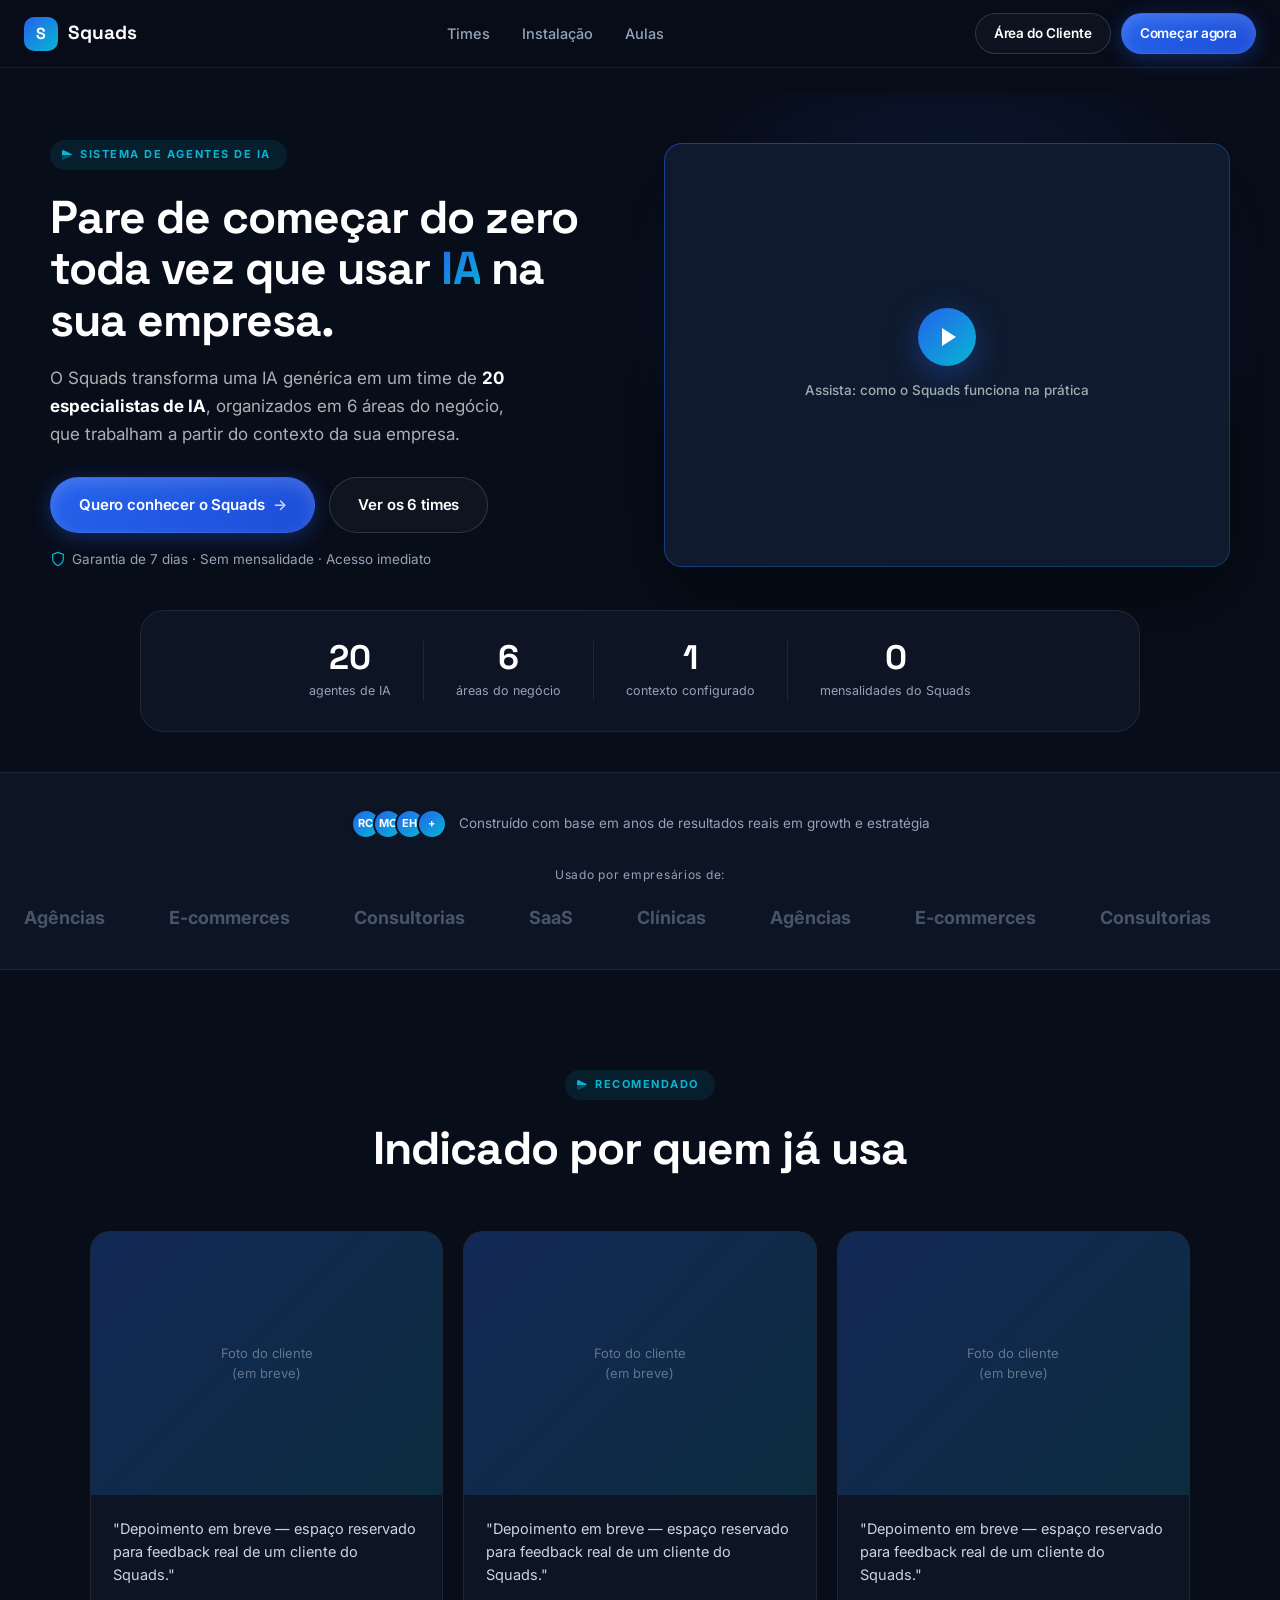
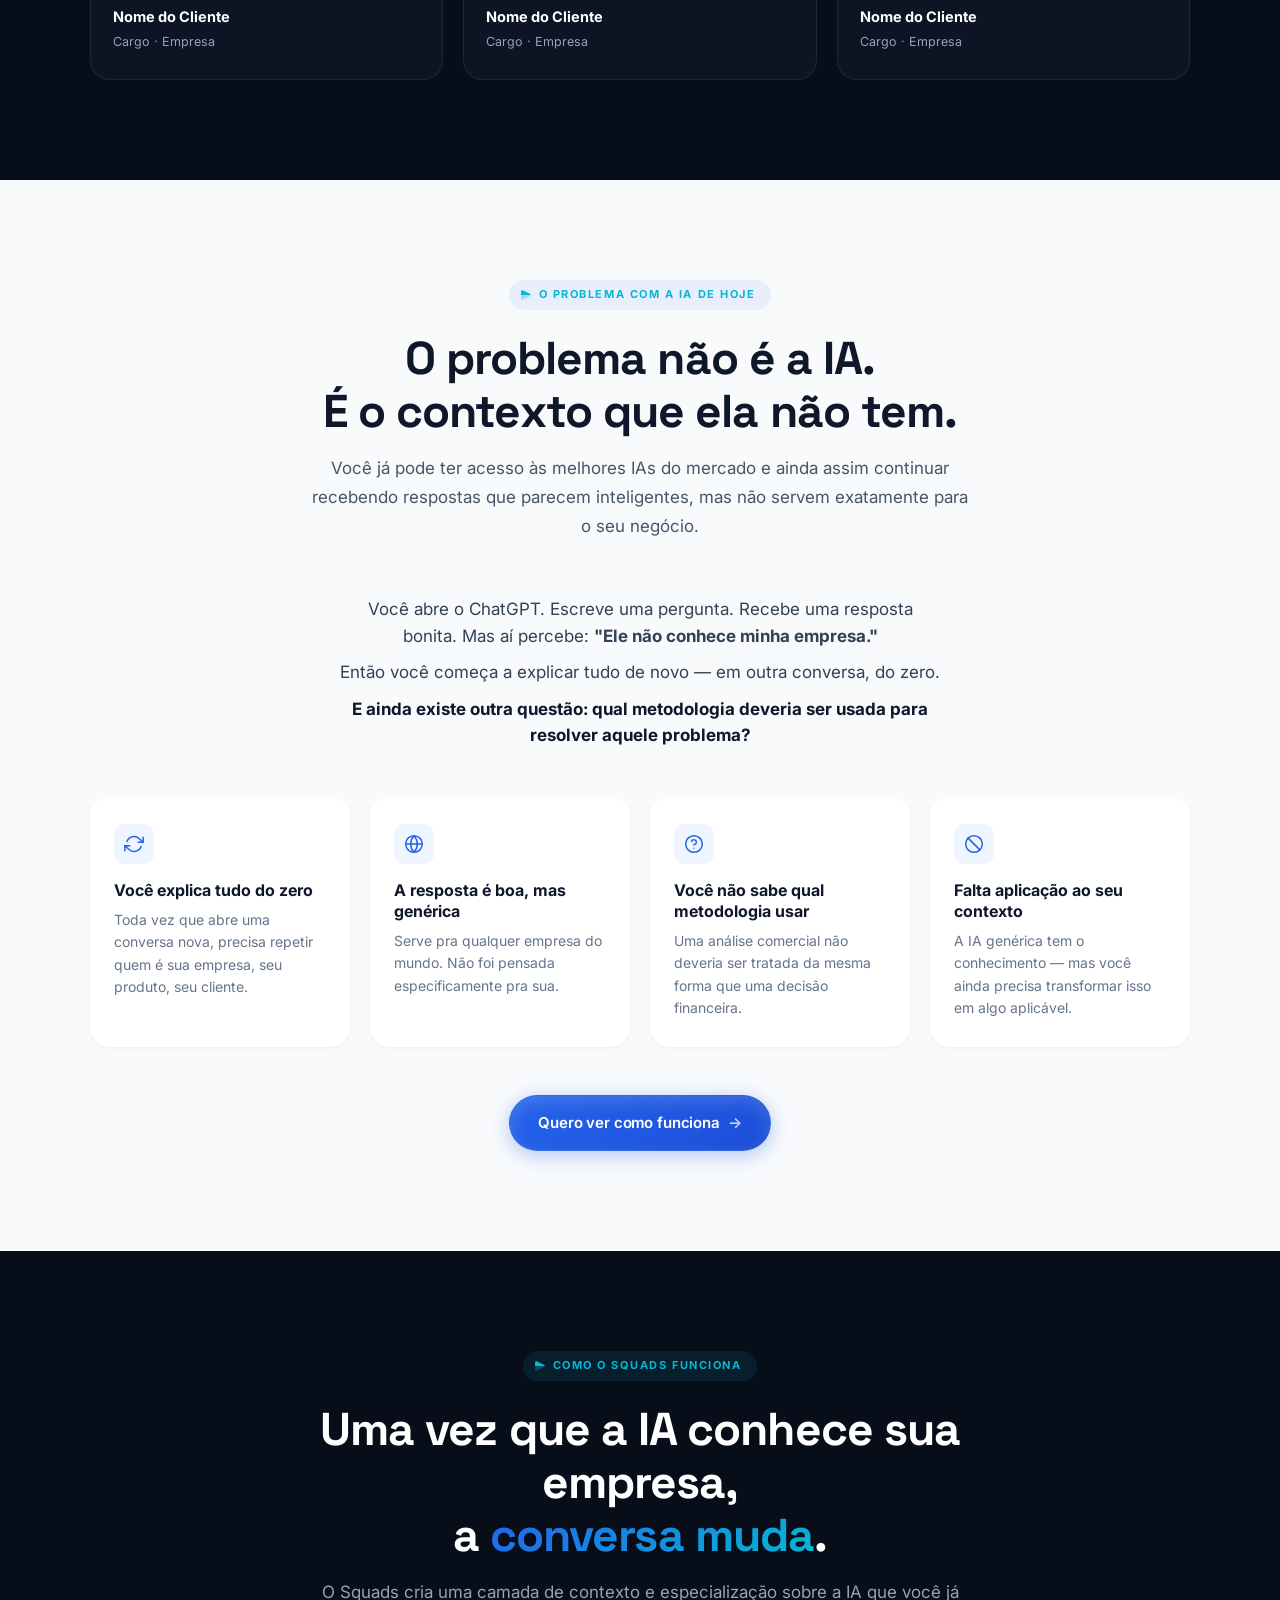
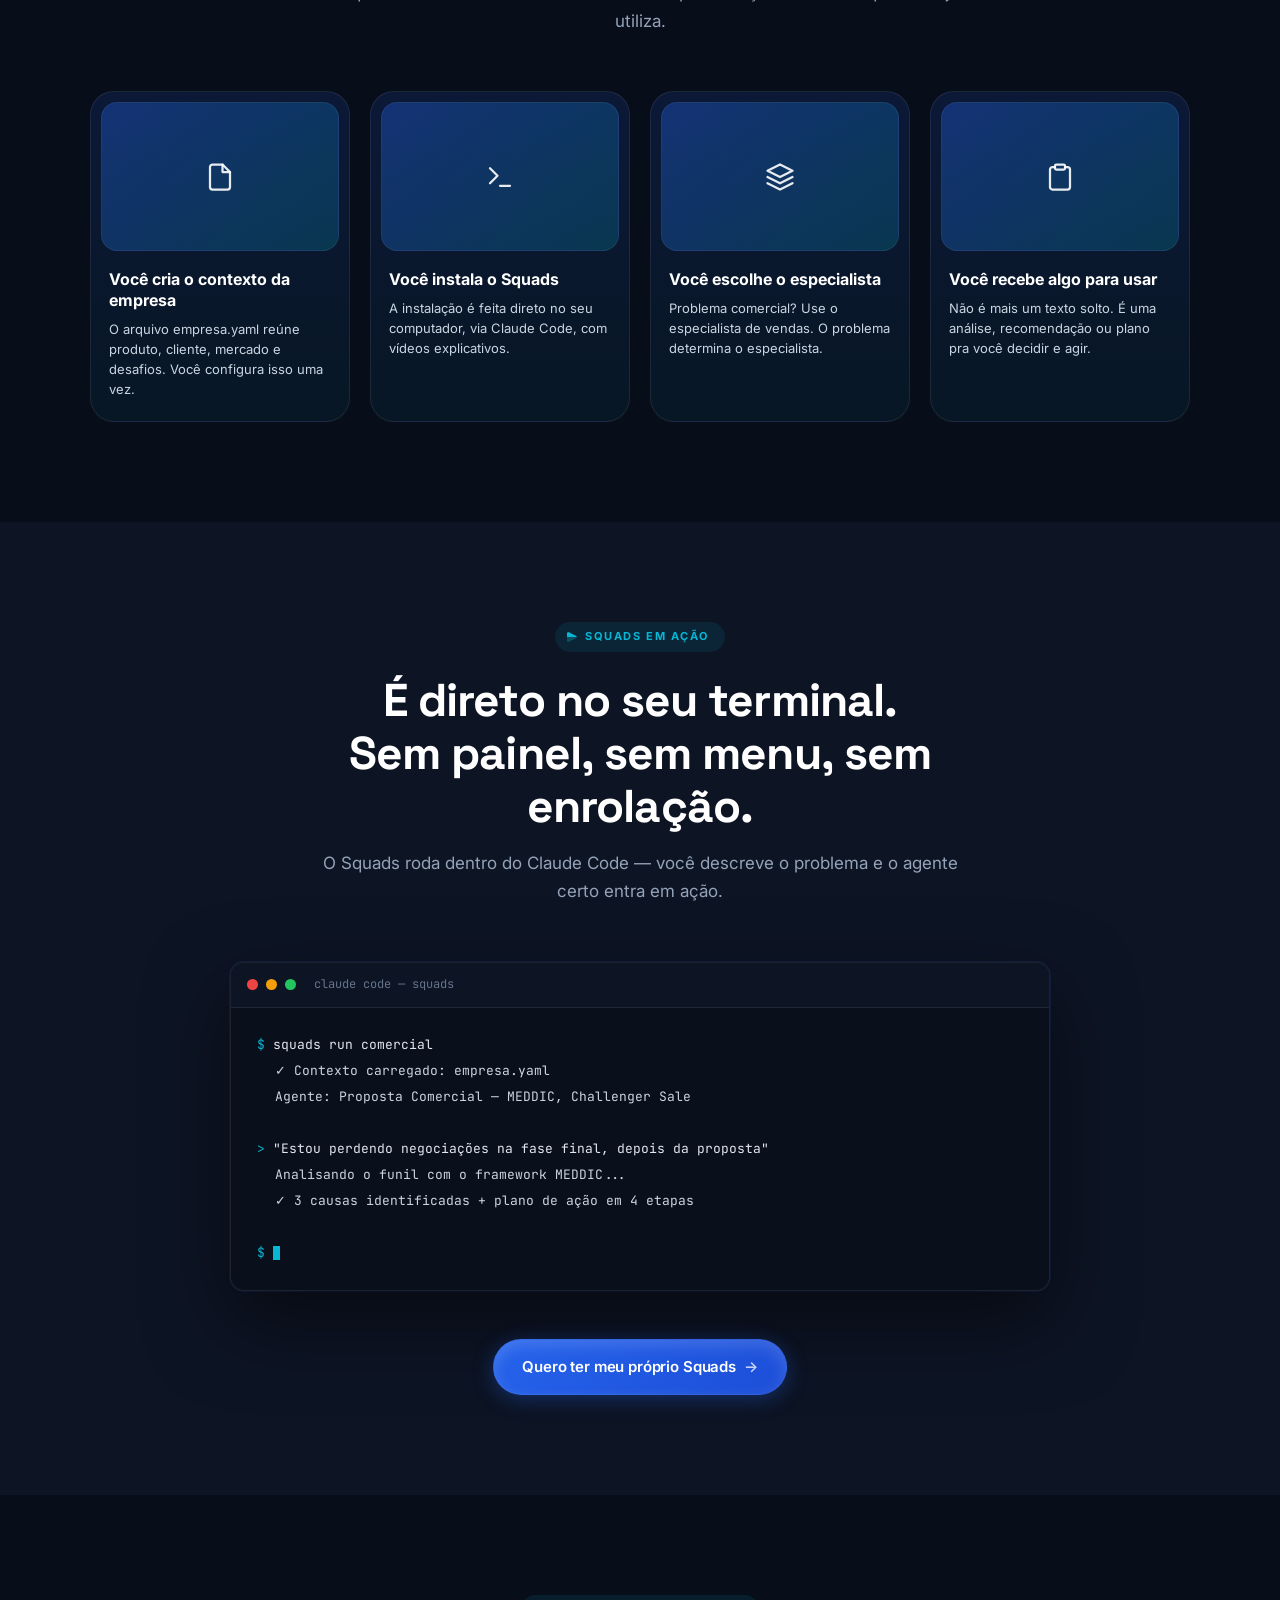
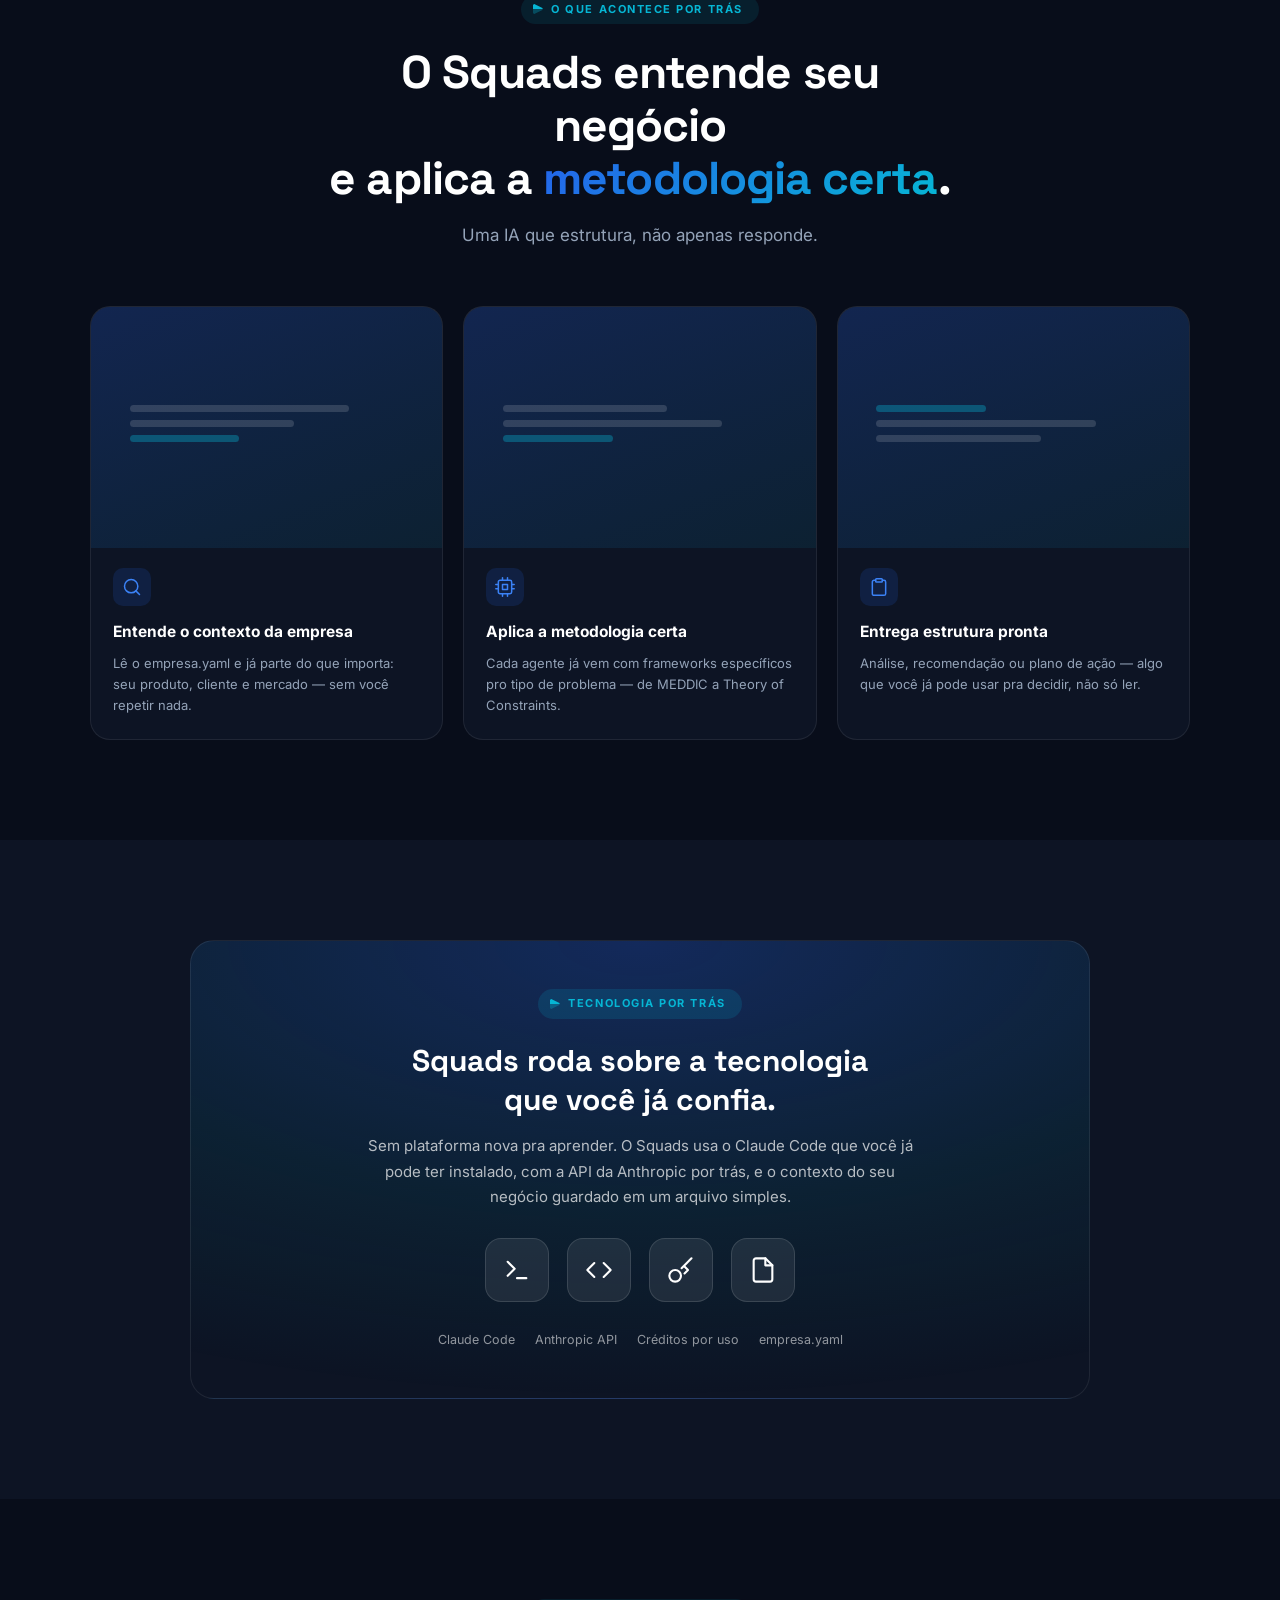
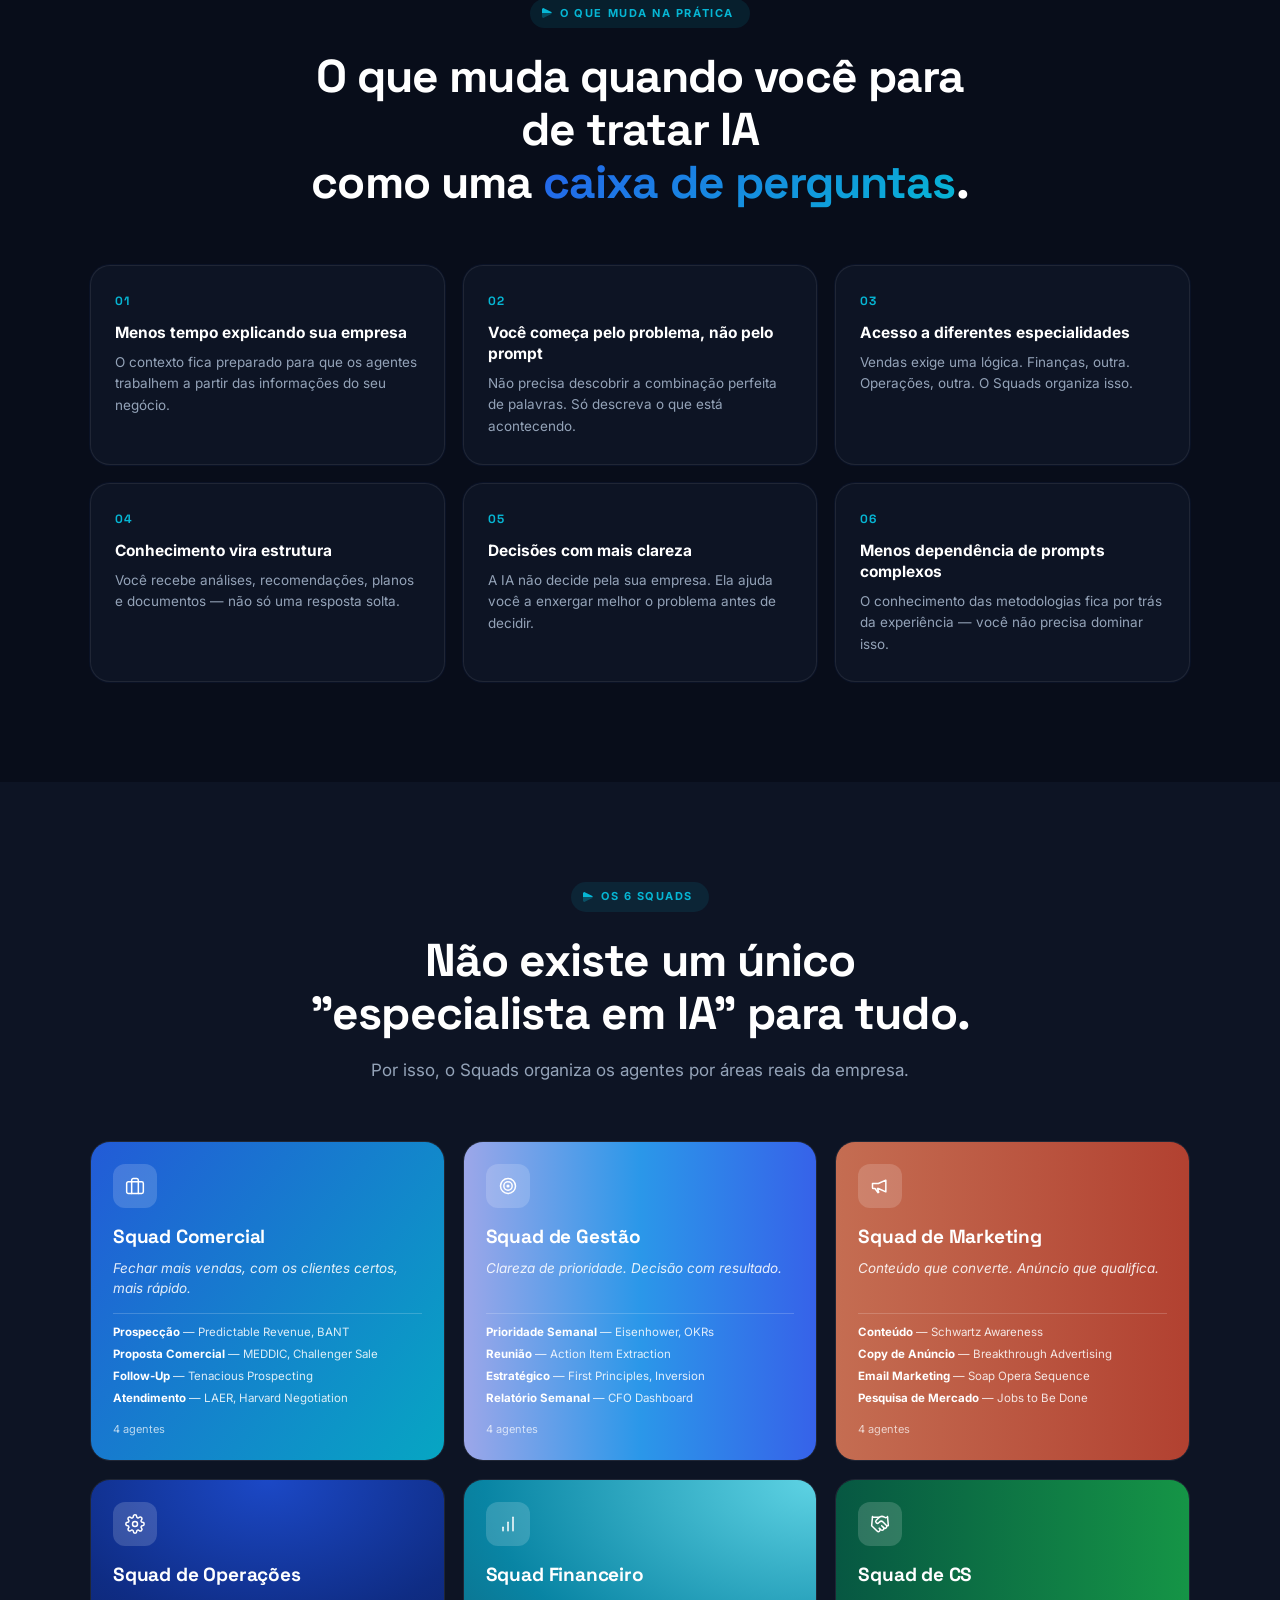
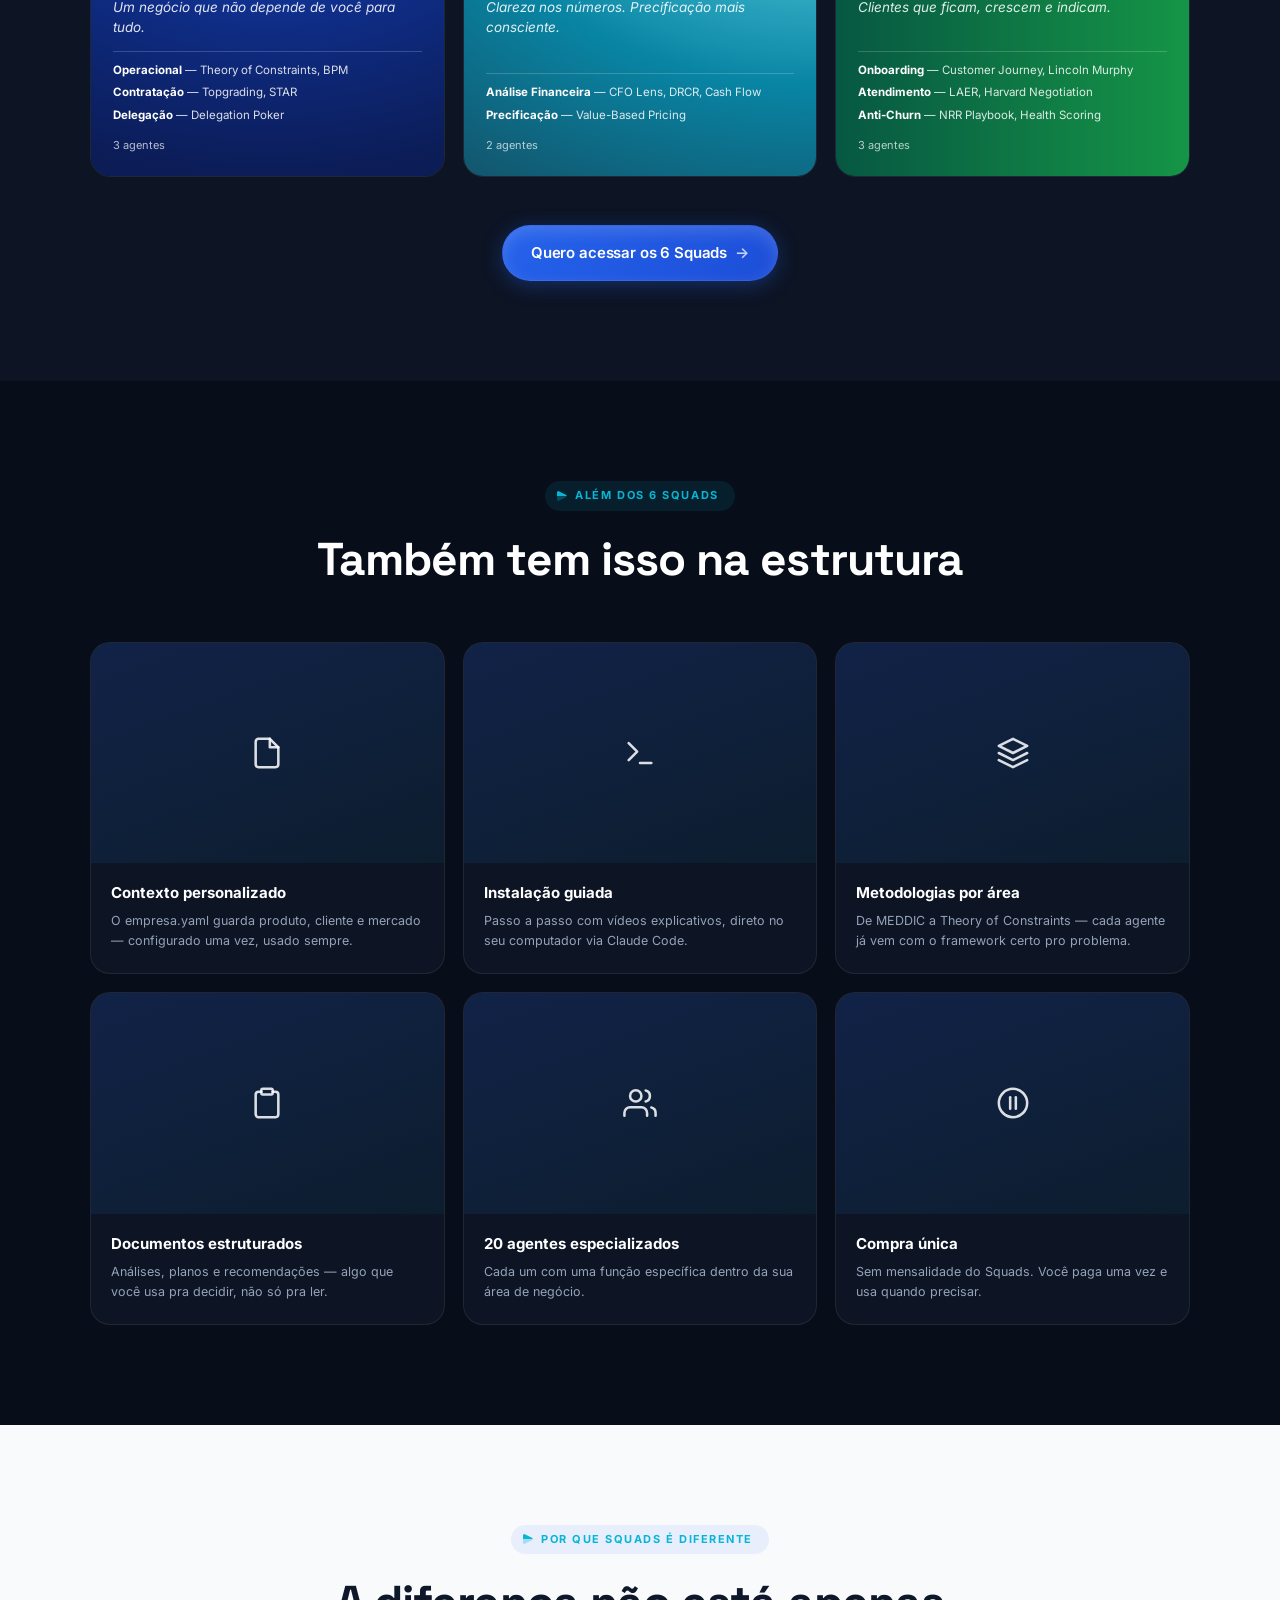
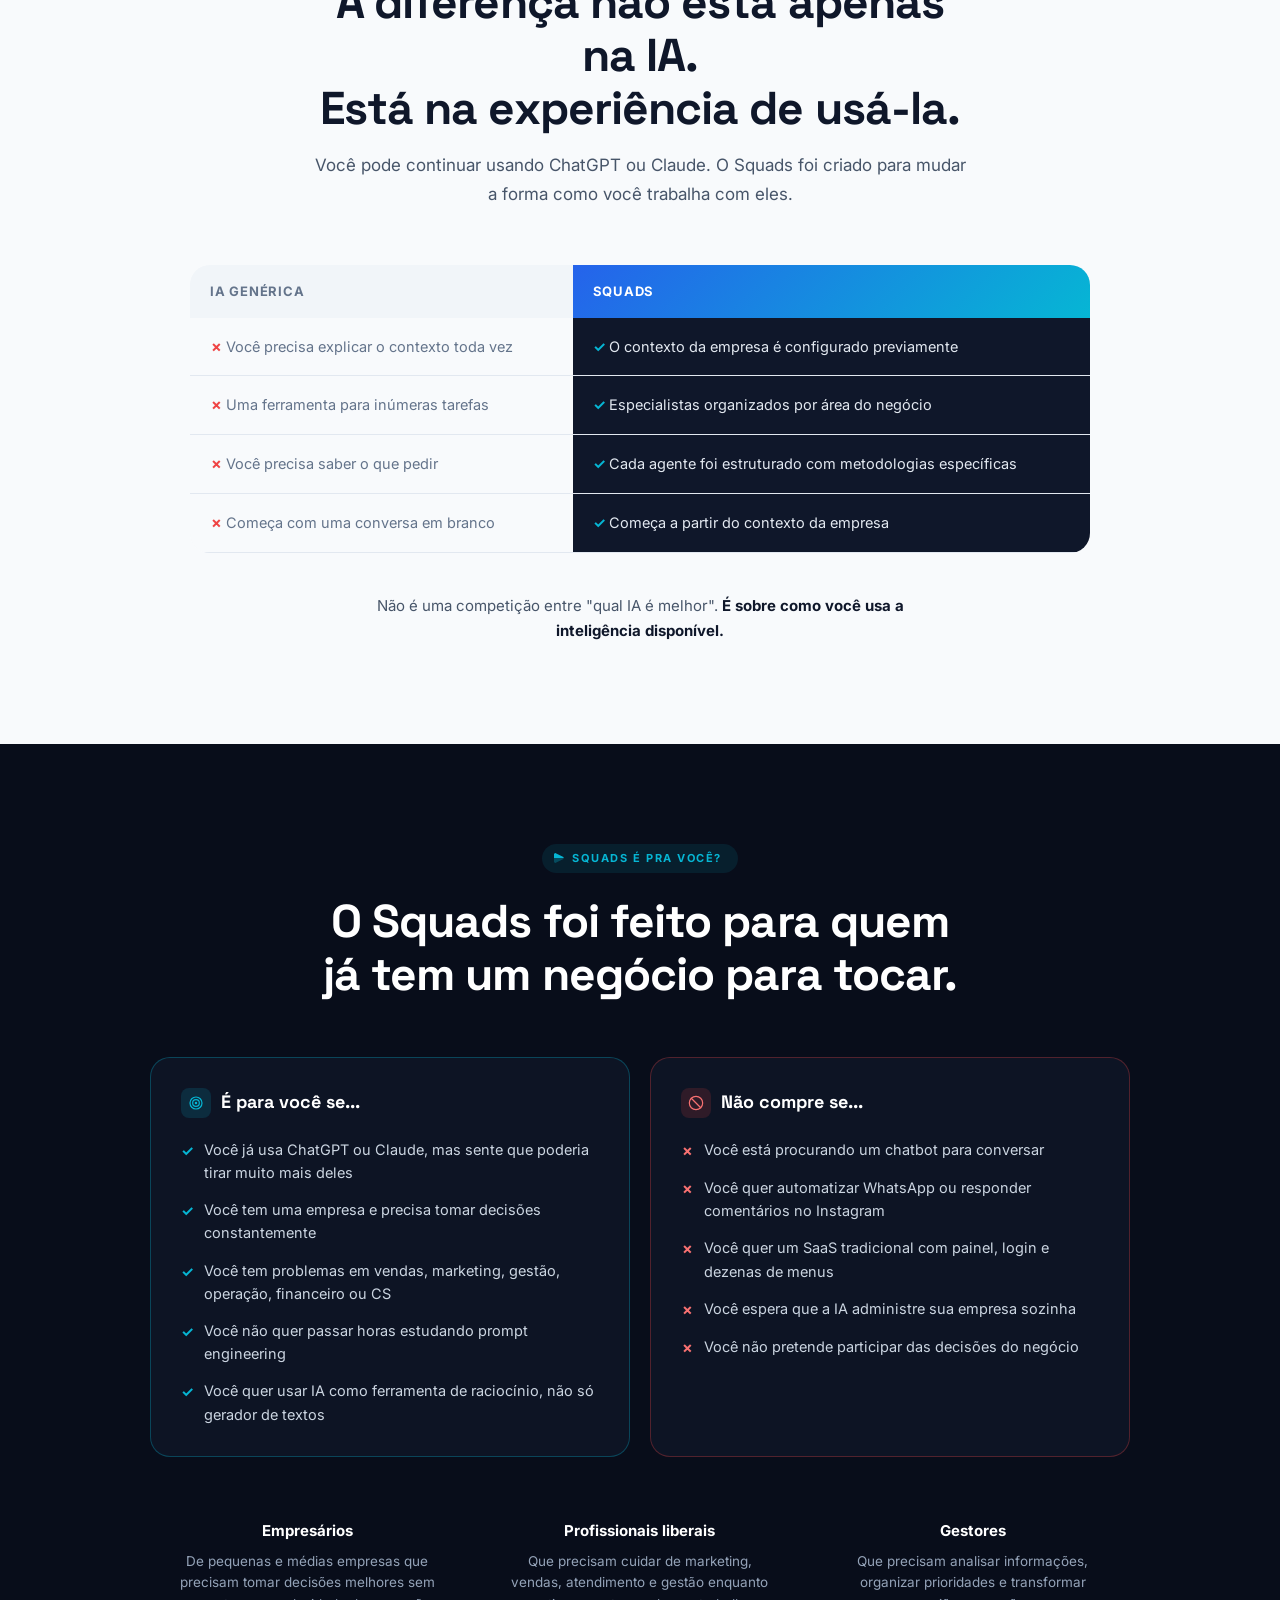
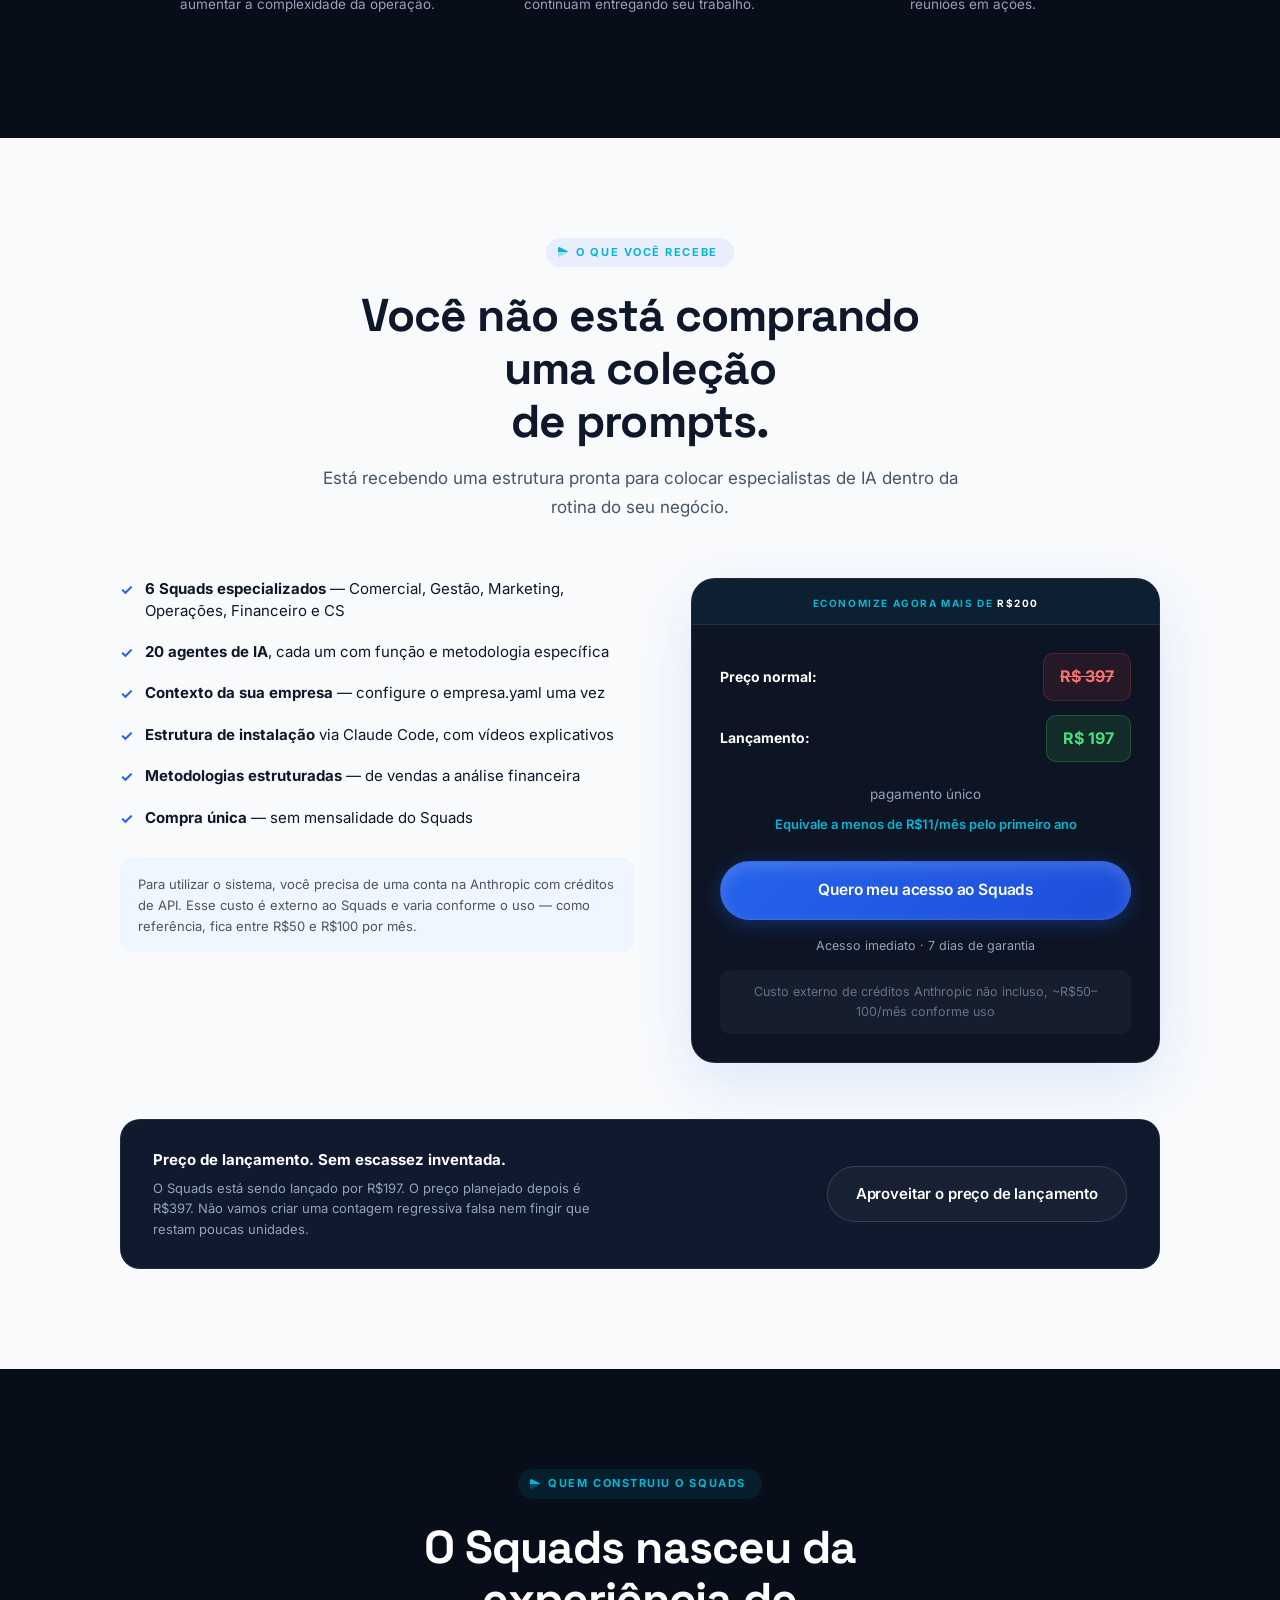
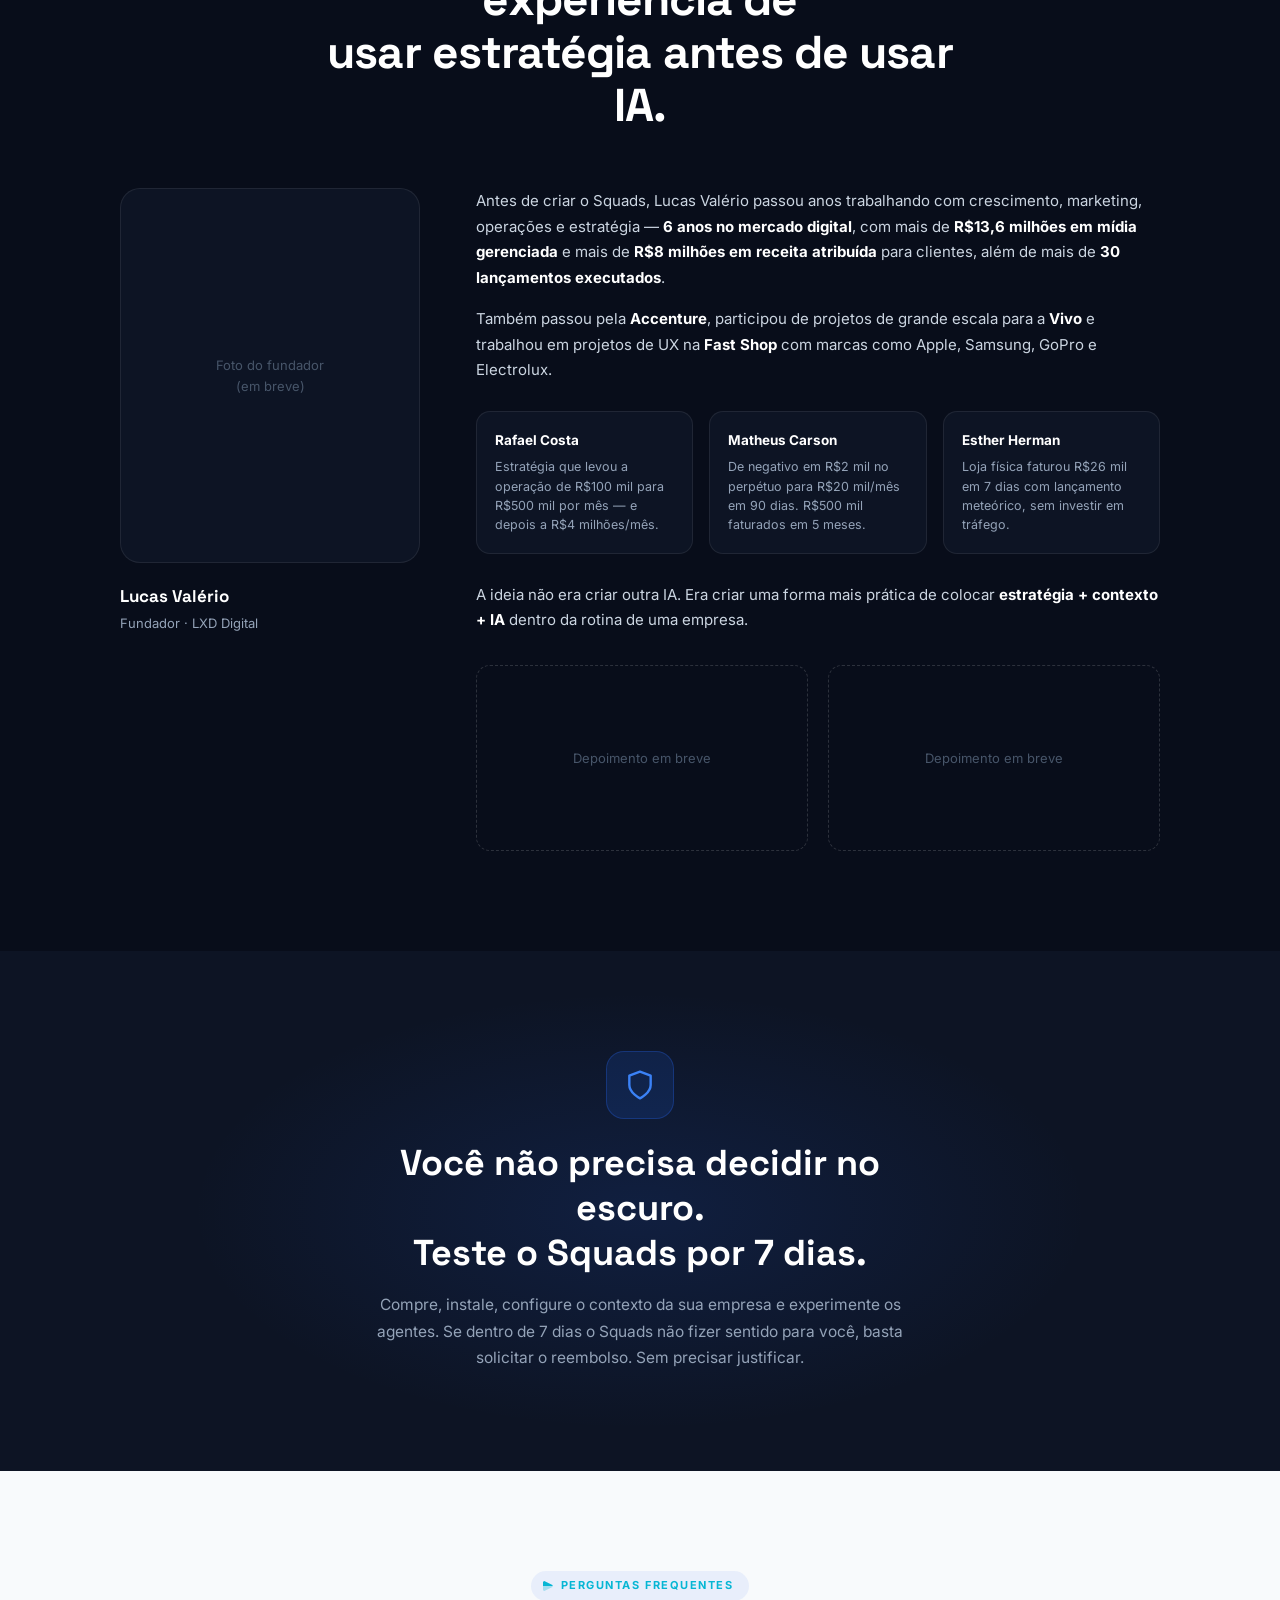
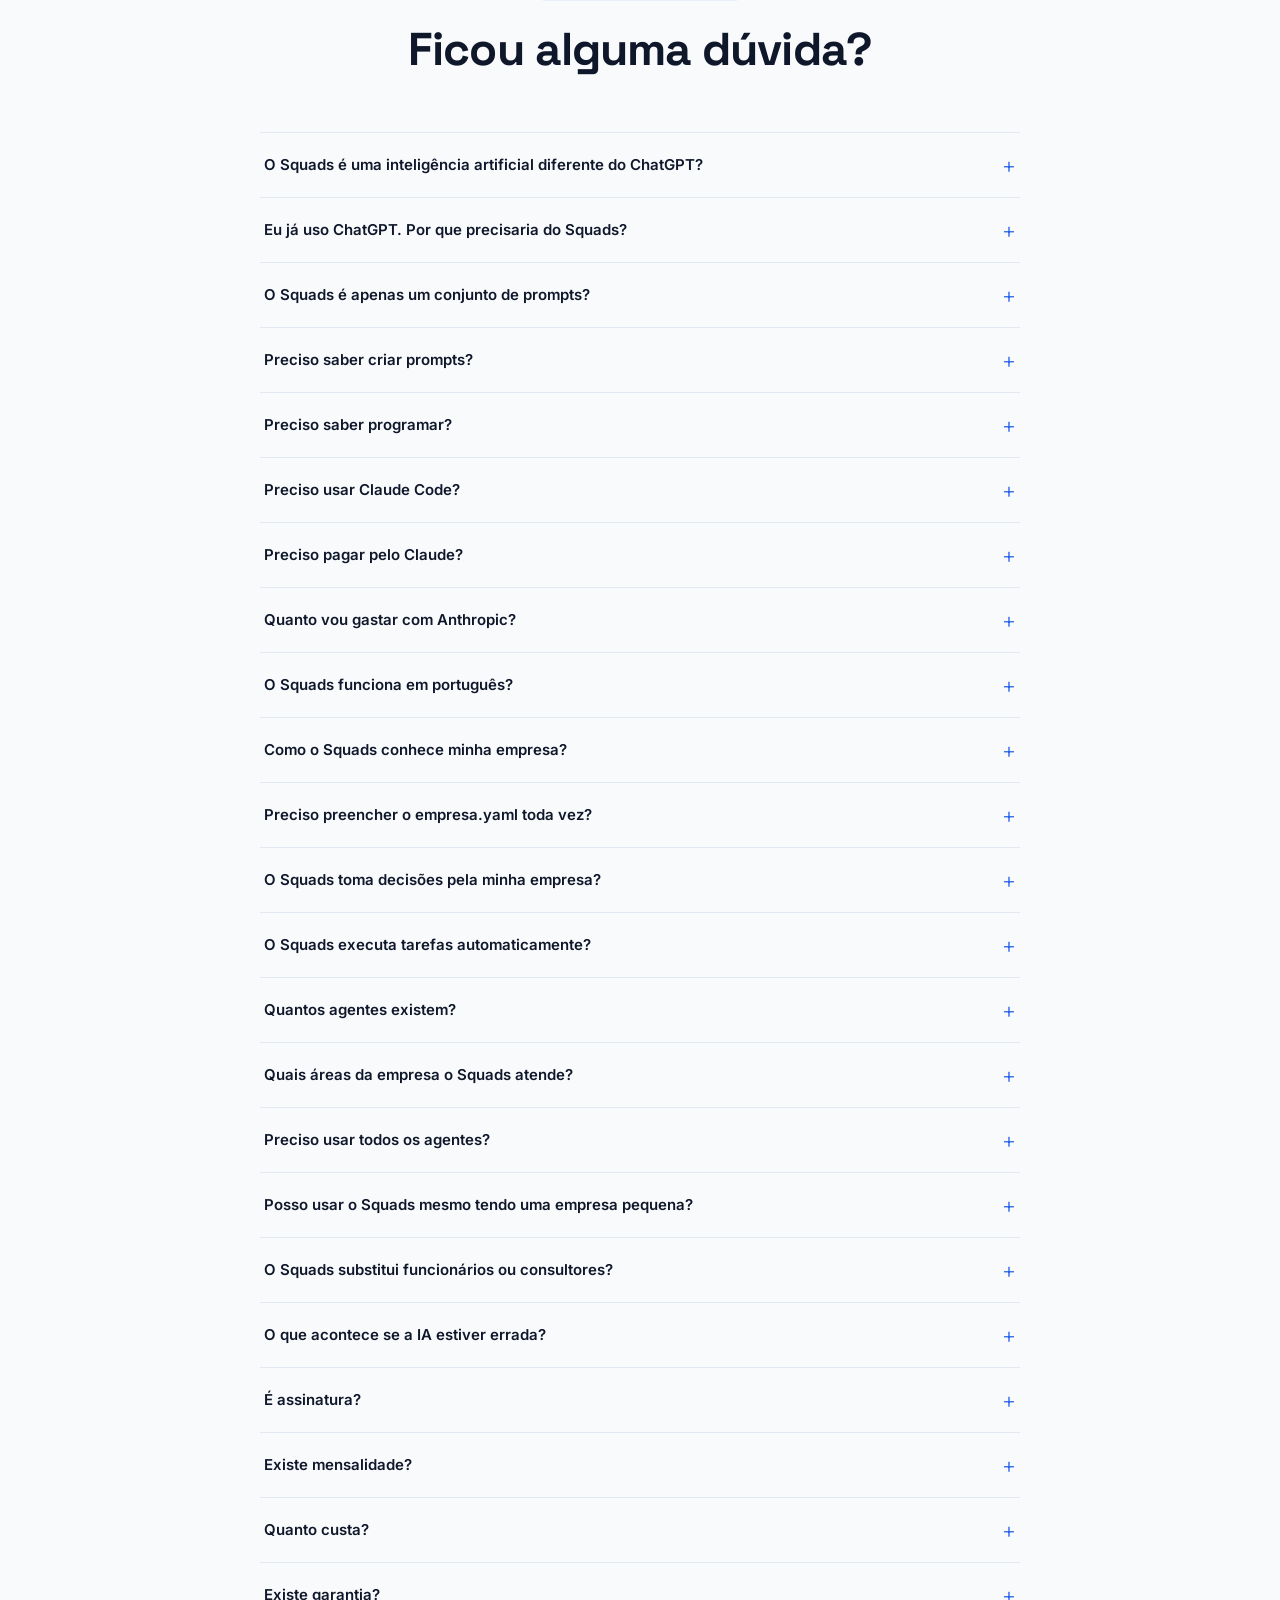
<file: index.html>
<!DOCTYPE html>
<html lang="pt-BR">
<head>
<meta charset="UTF-8">
<meta name="viewport" content="width=device-width, initial-scale=1.0">
<title>Squads — 20 especialistas de IA para o seu negócio</title>
<meta name="description" content="Squads transforma uma IA genérica em um time de 20 especialistas de IA, organizados em 6 áreas do negócio, que trabalham a partir do contexto da sua empresa.">
<link rel="preconnect" href="https://fonts.googleapis.com">
<link rel="preconnect" href="https://fonts.gstatic.com" crossorigin>
<link href="https://fonts.googleapis.com/css2?family=Inter:wght@400;500;600;700;800;900&family=Space+Grotesk:wght@600;700&family=JetBrains+Mono:wght@400;600&display=swap" rel="stylesheet">
<style>

  :root {
    --bg: #080d1a;
    --bg-alt: #f8fafc;
    --surface: #0d1424;
    --surface-2: #0f1a2e;
    --blue: #2563eb;
    --blue-bright: #3b82f6;
    --cyan: #06b6d4;
    --white: #ffffff;
    --text-dark: #0f172a;
    --text-muted: #94a3b8;
    --border-dark: rgba(255,255,255,0.08);
    --red-soft: rgba(239,68,68,0.3);
  }

  * { margin: 0; padding: 0; box-sizing: border-box; }
  html { scroll-behavior: smooth; }

  body {
    font-family: 'Inter', sans-serif;
    color: var(--white);
    background: var(--bg);
    line-height: 1.6;
    -webkit-font-smoothing: antialiased;
    overflow-x: hidden;
  }

  a { transition: all 0.2s ease; }
  img, svg { max-width: 100%; }

  @media (prefers-reduced-motion: reduce) {
    *, *::before, *::after {
      animation-duration: 0.01ms !important;
      animation-iteration-count: 1 !important;
      transition-duration: 0.01ms !important;
      scroll-behavior: auto !important;
    }
  }

  .icon { width: 20px; height: 20px; stroke: currentColor; fill: none; stroke-width: 1.8; stroke-linecap: round; stroke-linejoin: round; flex-shrink: 0; }
  .icon-sm { width: 16px; height: 16px; }
  .icon-lg { width: 28px; height: 28px; }

  .container { max-width: 1216px; margin: 0 auto; padding: 0 24px; }
  .section { padding: 100px 24px; }
  .section-light { background: var(--bg-alt); color: var(--text-dark); }
  .section-dark { background: var(--bg); }
  .section-surface { background: var(--surface); }

  .section-header { max-width: 660px; margin: 0 auto 56px; text-align: center; }

  .eyebrow {
    display: inline-flex; align-items: center; gap: 8px;
    background: rgba(6,182,212,0.1); border-radius: 90px; padding: 6px 16px 6px 12px; margin-bottom: 22px;
  }
  .eyebrow-tri { width: 10px; height: 10px; flex-shrink: 0; }
  .eyebrow span { font-size: 11px; font-weight: 700; letter-spacing: 0.14em; text-transform: uppercase; color: var(--cyan); }
  .section-light .eyebrow { background: rgba(37,99,235,0.08); }

  .section-header h2 {
    font-family: 'Space Grotesk', sans-serif;
    font-size: clamp(28px, 3.6vw, 46px);
    font-weight: 700; letter-spacing: -0.02em; line-height: 1.15; margin-bottom: 16px;
  }
  .section-header p { font-size: 17px; color: var(--text-muted); line-height: 1.7; }
  .section-light .section-header p { color: #475569; }

  .accent-grad {
    background: linear-gradient(135deg, var(--blue), var(--cyan));
    -webkit-background-clip: text; background-clip: text; color: transparent;
  }

  .btn {
    display: inline-flex; align-items: center; gap: 8px;
    padding: 15px 28px; border-radius: 90px; font-weight: 600; font-size: 15px;
    cursor: pointer; text-decoration: none; font-family: 'Inter', sans-serif;
    transition: all 0.2s ease; min-height: 44px; white-space: nowrap; letter-spacing: -0.01em;
  }
  .btn-primary {
    background: linear-gradient(135deg, var(--blue), #1d4ed8);
    color: #ffffff !important;
    border: 1px solid rgba(255,255,255,0.08);
    box-shadow: inset 0 6px 16px rgba(255,255,255,0.15), 0 4px 20px rgba(37,99,235,0.35);
  }
  .btn-primary:hover { transform: translateY(-2px); box-shadow: inset 0 6px 16px rgba(255,255,255,0.2), 0 8px 28px rgba(37,99,235,0.45); }
  .btn-outline { background: rgba(255,255,255,0.03); color: #ffffff !important; border: 1px solid rgba(255,255,255,0.14); }
  .btn-outline:hover { border-color: var(--blue-bright); background: rgba(59,130,246,0.08); }
  .btn .arrow { opacity: 0.75; }
  .btn:focus-visible { outline: 2px solid var(--blue-bright); outline-offset: 2px; }

  nav {
    position: sticky; top: 0; z-index: 100;
    background: rgba(8,13,26,0.75);
    backdrop-filter: blur(16px); -webkit-backdrop-filter: blur(16px);
    border-bottom: 1px solid var(--border-dark);
    padding: 0 24px; height: 68px;
    display: flex; align-items: center; justify-content: space-between;
    transition: box-shadow 0.2s ease;
  }
  nav.scrolled { box-shadow: 0 1px 0 rgba(255,255,255,0.06); }
  .nav-logo { display: flex; align-items: center; gap: 10px; font-weight: 700; font-size: 19px; color: var(--white); text-decoration: none; font-family: 'Space Grotesk', sans-serif; }
  .logo-icon { width: 34px; height: 34px; background: linear-gradient(135deg, var(--blue), var(--cyan)); border-radius: 10px; display: flex; align-items: center; justify-content: center; color: white; font-weight: 700; font-size: 16px; flex-shrink: 0; }
  .nav-links { display: flex; align-items: center; gap: 32px; list-style: none; }
  .nav-links a { text-decoration: none; color: var(--text-muted); font-size: 14.5px; font-weight: 500; }
  .nav-links a:hover { color: var(--white); }
  .nav-actions { display: flex; gap: 10px; align-items: center; }
  .nav-actions .btn { padding: 9px 18px; font-size: 13.5px; min-height: 36px; }

  /* ===== HERO — duas colunas (texto esq / mockup dir) ===== */
  .hero { position: relative; padding: 72px 24px 0; overflow: hidden; }
  .hero-grid { max-width: 1180px; margin: 0 auto; display: grid; grid-template-columns: 1fr 1fr; gap: 48px; align-items: center; }
  .hero-copy { text-align: left; }
  .hero h1 { font-family: 'Space Grotesk', sans-serif; font-size: clamp(32px, 3.6vw, 48px); font-weight: 700; letter-spacing: -0.02em; line-height: 1.12; color: var(--white); margin-bottom: 18px; }
  .hero p.lead { font-size: 17px; color: rgba(222,233,231,0.75); max-width: 480px; margin: 0 0 28px; line-height: 1.65; }
  .hero-actions { display: flex; gap: 14px; flex-wrap: wrap; margin-bottom: 16px; }
  .hero-micro { display: flex; align-items: center; gap: 6px; font-size: 13.5px; color: var(--text-muted); }
  .hero-micro .icon { color: var(--cyan); }

  .hero-mockup { position: relative; }
  .hero-glow { position: absolute; inset: -50px; background: radial-gradient(50% 50% at 50% 40%, rgba(37,99,235,0.4) 0%, rgba(37,99,235,0) 100%); opacity: 0.6; pointer-events: none; }
  .hero-video {
    position: relative; aspect-ratio: 4/3; border-radius: 18px;
    background: var(--surface-2);
    border: 1px solid transparent;
    background:
      linear-gradient(var(--surface-2), var(--surface-2)) padding-box,
      linear-gradient(135deg, rgba(37,99,235,0.6), rgba(6,182,212,0.3)) border-box;
    display: flex; align-items: center; justify-content: center; flex-direction: column; gap: 14px; cursor: pointer;
    box-shadow: 0 30px 80px rgba(0,0,0,0.4);
  }
  .hero-video-play { width: 58px; height: 58px; border-radius: 50%; background: linear-gradient(135deg, var(--blue), var(--cyan)); display: flex; align-items: center; justify-content: center; box-shadow: 0 8px 32px rgba(37,99,235,0.4); }
  .hero-video-play::after { content: ""; border-style: solid; border-width: 9px 0 9px 14px; border-color: transparent transparent transparent white; margin-left: 3px; }
  .hero-video-label { color: rgba(222,233,231,0.7); font-size: 13.5px; font-weight: 500; }

  .hero-banner { max-width: 1000px; margin: 40px auto 0; position: relative; z-index: 2; padding-bottom: 40px; }
  .hero-banner-inner {
    background: var(--surface); border: 1px solid var(--border-dark); border-radius: 24px; padding: 30px;
    display: flex; align-items: center; justify-content: center; gap: 0; flex-wrap: wrap;
  }
  .hero-stat { padding: 0 32px; text-align: center; border-left: 1px solid rgba(255,255,255,0.08); }
  .hero-stat:first-child { border-left: none; }
  .hero-stat-num { font-family: 'Space Grotesk', sans-serif; font-size: clamp(24px, 3vw, 34px); font-weight: 700; color: var(--white); line-height: 1; }
  .hero-stat-label { font-size: 12.5px; color: var(--text-muted); margin-top: 6px; }

  /* ===== SOCIAL PROOF (avatares + logos) ===== */
  .social-proof-strip { background: var(--surface); padding: 36px 24px; border-top: 1px solid var(--border-dark); border-bottom: 1px solid var(--border-dark); }
  .social-proof-top { display: flex; align-items: center; justify-content: center; gap: 12px; margin-bottom: 26px; flex-wrap: wrap; }
  .avatar-stack { display: flex; }
  .avatar-stack .av { width: 30px; height: 30px; border-radius: 50%; border: 2px solid var(--surface); margin-left: -8px; background: linear-gradient(135deg, var(--blue), var(--cyan)); display: flex; align-items: center; justify-content: center; font-size: 11px; font-weight: 700; color: white; }
  .avatar-stack .av:first-child { margin-left: 0; }
  .social-proof-top span.txt { font-size: 13.5px; color: var(--text-muted); }
  .logos-label { text-align: center; font-size: 12px; color: var(--text-muted); letter-spacing: 0.06em; margin-bottom: 20px; }
  .logos-marquee { overflow: hidden; position: relative; }
  .logos-track { display: flex; gap: 64px; width: max-content; animation: marquee 26s linear infinite; }
  .logos-track span { font-size: 18px; font-weight: 700; color: #475569; white-space: nowrap; }
  @keyframes marquee { from { transform: translateX(0); } to { transform: translateX(-50%); } }

  /* ===== TESTEMUNHOS "Indicado por profissionais" ===== */
  .testimonials-3-grid { display: grid; grid-template-columns: repeat(3, 1fr); gap: 20px; max-width: 1100px; margin: 0 auto; }
  .testimonial-card { border-radius: 20px; overflow: hidden; background: var(--surface); border: 1px solid var(--border-dark); }
  .testimonial-photo { aspect-ratio: 4/3; background: linear-gradient(135deg, rgba(37,99,235,0.25), rgba(6,182,212,0.15)); display: flex; align-items: center; justify-content: center; color: #64748b; font-size: 13px; text-align: center; padding: 16px; }
  .testimonial-body { padding: 22px 22px 26px; }
  .testimonial-quote-mark { color: var(--cyan); margin-bottom: 8px; }
  .testimonial-body p.quote { font-size: 14.5px; color: #cbd5e1; line-height: 1.6; margin-bottom: 18px; }
  .testimonial-name strong { display: block; font-size: 14.5px; color: white; }
  .testimonial-name span { font-size: 12.5px; color: var(--text-muted); }

  /* ===== PROBLEMA ===== */
  .problema-copy { max-width: 600px; margin: 0 auto 48px; text-align: center; }
  .problema-copy p { font-size: 17px; color: #334155; line-height: 1.55; margin-bottom: 10px; }
  .problema-copy p.strong { font-weight: 700; color: var(--text-dark); }
  .problema-grid { display: grid; grid-template-columns: repeat(4, 1fr); gap: 20px; max-width: 1100px; margin: 0 auto; }
  .problema-card { background: #ffffff; border-radius: 20px; padding: 28px 24px; box-shadow: 0 1px 3px rgba(0,0,0,0.06); }
  .problema-card .icon-wrap { width: 40px; height: 40px; border-radius: 10px; background: #eff6ff; display: flex; align-items: center; justify-content: center; margin-bottom: 16px; }
  .problema-card .icon-wrap .icon { color: var(--blue); }
  .problema-card h3 { font-size: 16px; font-weight: 700; color: var(--text-dark); margin-bottom: 8px; line-height: 1.3; }
  .problema-card p { font-size: 14px; color: #64748b; line-height: 1.6; }
  .center-cta { text-align: center; margin-top: 48px; }

  /* ===== TOOL CARDS (mecanismo) ===== */
  .tool-grid { display: grid; grid-template-columns: repeat(4, 1fr); gap: 20px; max-width: 1100px; margin: 0 auto; }
  .tool-card {
    border-radius: 24px; overflow: hidden;
    background: linear-gradient(180deg, rgba(37,99,235,0.14) 0%, rgba(6,182,212,0.06) 100%);
    border: 1px solid var(--border-dark);
    display: flex; flex-direction: column;
  }
  .tool-visual {
    aspect-ratio: 16/10; margin: 10px 10px 0; border-radius: 16px;
    background: linear-gradient(135deg, rgba(37,99,235,0.35), rgba(6,182,212,0.2));
    border: 1px solid rgba(255,255,255,0.06);
    position: relative; display: flex; align-items: center; justify-content: center;
  }
  .tool-visual .icon { color: rgba(255,255,255,0.9); width: 30px; height: 30px; }
  .tool-content { padding: 18px 18px 22px; }
  .tool-content h3 { font-size: 16px; font-weight: 700; color: var(--white); margin-bottom: 8px; line-height: 1.3; }
  .tool-content p { font-size: 13px; color: #cbd5e1; line-height: 1.55; }

  /* ===== TERMINAL MOCKUP (equivalente ALL-IN-ONE) ===== */
  .terminal-wrap { max-width: 820px; margin: 0 auto; }
  .terminal-window { border-radius: 14px; overflow: hidden; background: #0a0f1c; border: 1px solid var(--border-dark); box-shadow: 0 30px 80px rgba(0,0,0,0.5), 0 0 0 1px rgba(37,99,235,0.15); }
  .terminal-bar { display: flex; align-items: center; gap: 8px; padding: 12px 16px; background: #0d1424; border-bottom: 1px solid var(--border-dark); }
  .terminal-dot { width: 11px; height: 11px; border-radius: 50%; }
  .terminal-dot.r { background: #ef4444; } .terminal-dot.y { background: #f59e0b; } .terminal-dot.g { background: #22c55e; }
  .terminal-title { margin-left: 10px; font-size: 12px; color: #64748b; font-family: 'JetBrains Mono', monospace; }
  .terminal-body { padding: 24px 26px; font-family: 'JetBrains Mono', monospace; font-size: 13px; line-height: 2; }
  .terminal-body .prompt { color: var(--cyan); }
  .terminal-body .cmd { color: #e2e8f0; }
  .terminal-body .ok { color: #4ade80; }
  .terminal-body .muted { color: #64748b; }
  .terminal-body .out { color: #cbd5e1; padding-left: 18px; display: block; }
  .terminal-cursor { display: inline-block; width: 7px; height: 14px; background: var(--cyan); vertical-align: middle; animation: blink 1s step-end infinite; }
  @keyframes blink { 50% { opacity: 0; } }

  /* ===== CAPABILITY CARDS (o que o Squads faz) ===== */
  .capability-grid { display: grid; grid-template-columns: repeat(3, 1fr); gap: 20px; max-width: 1100px; margin: 0 auto; }
  .capability-card { border-radius: 20px; overflow: hidden; background: var(--surface); border: 1px solid var(--border-dark); }
  .capability-visual { aspect-ratio: 16/11; margin: 0; background: linear-gradient(160deg, rgba(37,99,235,0.22), rgba(6,182,212,0.08)); display: flex; align-items: center; justify-content: center; position: relative; overflow: hidden; }
  .capability-visual .mock-lines { width: 78%; }
  .capability-visual .mock-line { height: 7px; border-radius: 4px; background: rgba(255,255,255,0.14); margin-bottom: 8px; }
  .capability-visual .mock-line.w60 { width: 60%; } .capability-visual .mock-line.w80 { width: 80%; } .capability-visual .mock-line.w40 { width: 40%; background: rgba(6,182,212,0.35); }
  .capability-content { padding: 20px 22px 24px; }
  .capability-icon { width: 38px; height: 38px; border-radius: 10px; background: rgba(37,99,235,0.15); display: flex; align-items: center; justify-content: center; margin-bottom: 14px; }
  .capability-icon .icon { color: var(--blue-bright); }
  .capability-content h3 { font-size: 15.5px; font-weight: 700; color: white; margin-bottom: 8px; }
  .capability-content p { font-size: 13px; color: var(--text-muted); line-height: 1.6; }

  /* ===== TECNOLOGIAS (substitui "modelos ilimitados") ===== */
  .tech-card {
    max-width: 900px; margin: 0 auto; border-radius: 24px; padding: 48px 40px; text-align: center;
    background: radial-gradient(120% 100% at 50% 0%, rgba(37,99,235,0.28), rgba(6,182,212,0.08) 60%, transparent 100%);
    border: 1px solid var(--border-dark);
  }
  .tech-icons-row { display: flex; justify-content: center; gap: 18px; margin-bottom: 28px; flex-wrap: wrap; }
  .tech-icon-box { width: 64px; height: 64px; border-radius: 16px; background: rgba(255,255,255,0.08); border: 1px solid rgba(255,255,255,0.12); display: flex; align-items: center; justify-content: center; }
  .tech-icon-box .icon { width: 28px; height: 28px; color: white; }
  .tech-card h3 { font-family: 'Space Grotesk', sans-serif; font-size: clamp(22px, 2.6vw, 30px); font-weight: 700; color: white; margin-bottom: 14px; line-height: 1.3; }
  .tech-card p { font-size: 15px; color: rgba(255,255,255,0.7); max-width: 560px; margin: 0 auto 28px; line-height: 1.7; }
  .tech-labels { display: flex; justify-content: center; gap: 20px; margin-top: 22px; flex-wrap: wrap; }
  .tech-labels span { font-size: 12.5px; color: rgba(255,255,255,0.55); }

  /* ===== BENEFÍCIOS ===== */
  .beneficios-grid { display: grid; grid-template-columns: repeat(3, 1fr); gap: 18px; max-width: 1100px; margin: 0 auto; }
  .beneficio-card {
    background: var(--surface); border: 1px solid var(--border-dark); border-radius: 20px; padding: 26px 24px;
    box-shadow: 0 0 0 1px rgba(37,99,235,0.06); transition: all 0.2s ease;
  }
  .beneficio-card:hover { box-shadow: 0 0 0 1px rgba(37,99,235,0.4), 0 8px 30px rgba(37,99,235,0.15); transform: translateY(-2px); }
  .beneficio-num { font-family: 'Space Grotesk', sans-serif; font-size: 12px; font-weight: 700; color: var(--cyan); letter-spacing: 0.08em; margin-bottom: 12px; }
  .beneficio-card h3 { font-size: 15.5px; font-weight: 700; color: var(--white); margin-bottom: 8px; line-height: 1.35; }
  .beneficio-card p { font-size: 13.5px; color: var(--text-muted); line-height: 1.6; }

  /* ===== SQUAD CARDS ===== */
  .squads-grid { display: grid; grid-template-columns: repeat(3, 1fr); gap: 18px; max-width: 1100px; margin: 0 auto; }
  .squad-card { display: block; text-decoration: none; border-radius: 20px; padding: 22px; border: 1px solid var(--border-dark); position: relative; overflow: hidden; min-height: 250px; display: flex; flex-direction: column; }
  .squad-card::before { content: ""; position: absolute; inset: 0; opacity: 0.9; z-index: 0; }
  .squad-card > * { position: relative; z-index: 1; }
  .squad-comercial::before { background: linear-gradient(127deg, #2563eb 0%, #06b6d4 100%); }
  .squad-gestao::before { background: linear-gradient(270deg, #3b6bff 0%, #2ea6ff 50%, #acb7ff 100%); }
  .squad-marketing::before { background: linear-gradient(90deg, #d97757 0%, #c44632 100%); }
  .squad-operacoes::before { background: radial-gradient(125% 100% at 50% 0%, #1d4ed8 0%, #0f2f8f 50%, #0b1d5c 100%); }
  .squad-financeiro::before { background: radial-gradient(189% 139% at 100% 0%, #67e8f9 0%, #0891b2 50%, #164e63 100%); }
  .squad-cs::before { background: linear-gradient(270deg, #16a34a 0%, #065f46 100%); }
  .squad-icon-mark { width: 44px; height: 44px; border-radius: 12px; background: rgba(255,255,255,0.16); display: flex; align-items: center; justify-content: center; margin-bottom: 14px; }
  .squad-icon-mark .icon { color: white; }
  .squad-card h3 { font-family: 'Space Grotesk', sans-serif; font-size: 19px; font-weight: 700; color: white; margin-bottom: 6px; letter-spacing: -0.01em; }
  .squad-card .dor-label { font-size: 13.5px; font-style: italic; color: rgba(255,255,255,0.88); line-height: 1.5; margin-bottom: 14px; }
  .squad-agents-list { display: flex; flex-direction: column; gap: 5px; margin-top: auto; padding-top: 10px; border-top: 1px solid rgba(255,255,255,0.18); }
  .squad-agent-row { font-size: 11.5px; color: rgba(255,255,255,0.85); line-height: 1.5; }
  .squad-agent-row strong { color: white; font-weight: 700; }
  .squad-count { font-size: 11px; color: rgba(255,255,255,0.7); margin-top: 8px; }

  /* ===== FERRAMENTAS ESPECIAIS ===== */
  .especiais-grid { display: grid; grid-template-columns: repeat(3, 1fr); gap: 18px; max-width: 1100px; margin: 0 auto; }
  .especial-card { border-radius: 20px; overflow: hidden; background: var(--surface); border: 1px solid var(--border-dark); }
  .especial-visual { aspect-ratio: 16/10; background: linear-gradient(160deg, rgba(37,99,235,0.18), rgba(6,182,212,0.06)); display: flex; align-items: center; justify-content: center; }
  .especial-visual .icon { width: 34px; height: 34px; color: rgba(255,255,255,0.85); }
  .especial-content { padding: 18px 20px 22px; }
  .especial-content h3 { font-size: 15px; font-weight: 700; color: white; margin-bottom: 6px; }
  .especial-content p { font-size: 12.5px; color: var(--text-muted); line-height: 1.6; }

  /* ===== DIFERENCIAL ===== */
  .diff-table-wrap { max-width: 900px; margin: 0 auto; overflow-x: auto; }
  .diff-table { width: 100%; border-collapse: collapse; border-radius: 20px; overflow: hidden; }
  .diff-table thead th { padding: 16px 20px; font-size: 13px; font-weight: 700; text-transform: uppercase; letter-spacing: 0.06em; text-align: left; }
  .diff-table th.col-generica { background: #f1f5f9; color: #64748b; }
  .diff-table th.col-squads { background: linear-gradient(135deg, var(--blue), var(--cyan)); color: white; }
  .diff-table tbody td { padding: 18px 20px; font-size: 14.5px; border-bottom: 1px solid #e2e8f0; line-height: 1.5; }
  .diff-table td.col-generica { background: #f8fafc; color: #64748b; }
  .diff-table td.col-generica::before { content: "✗ "; color: #ef4444; font-weight: 700; }
  .diff-table td.col-squads { background: #0f172a; color: #e2e8f0; }
  .diff-table td.col-squads::before { content: "✓ "; color: var(--cyan); font-weight: 700; }
  .diff-closing { max-width: 600px; margin: 40px auto 0; text-align: center; font-size: 15px; color: #475569; line-height: 1.7; }
  .diff-closing strong { color: var(--text-dark); }

  /* ===== PARA QUEM É / NÃO É ===== */
  .para-quem-grid { display: grid; grid-template-columns: 1fr 1fr; gap: 20px; max-width: 980px; margin: 0 auto 40px; }
  .para-quem-col { border-radius: 20px; padding: 30px; background: var(--surface); }
  .para-quem-col.sim { border: 1px solid rgba(6,182,212,0.3); }
  .para-quem-col.nao { border: 1px solid var(--red-soft); }
  .para-quem-col h3 { font-family: 'Space Grotesk', sans-serif; font-size: 18px; font-weight: 700; margin-bottom: 20px; display: flex; align-items: center; gap: 10px; }
  .para-quem-col h3 .icon-wrap { width: 30px; height: 30px; border-radius: 8px; display: flex; align-items: center; justify-content: center; }
  .para-quem-col.sim h3 .icon-wrap { background: rgba(6,182,212,0.15); }
  .para-quem-col.nao h3 .icon-wrap { background: rgba(239,68,68,0.15); }
  .para-quem-col.sim h3 .icon { color: var(--cyan); }
  .para-quem-col.nao h3 .icon { color: #f87171; }
  .para-quem-col ul { list-style: none; display: flex; flex-direction: column; gap: 14px; }
  .para-quem-col li { display: flex; align-items: flex-start; gap: 10px; font-size: 14.5px; color: #cbd5e1; line-height: 1.6; }
  .check-icon { color: var(--cyan); flex-shrink: 0; font-weight: 700; margin-top: 1px; }
  .x-icon { color: #f87171; flex-shrink: 0; font-weight: 700; margin-top: 1px; }
  .ideal-para { max-width: 980px; margin: 0 auto; display: grid; grid-template-columns: repeat(3, 1fr); gap: 18px; }
  .ideal-card { text-align: center; padding: 22px; }
  .ideal-card h4 { font-size: 15px; font-weight: 700; color: var(--white); margin-bottom: 8px; }
  .ideal-card p { font-size: 13.5px; color: var(--text-muted); line-height: 1.6; }

  /* ===== O QUE INCLUI + OFERTA ===== */
  .inclui-grid { display: grid; grid-template-columns: 1.1fr 1fr; gap: 56px; max-width: 1040px; margin: 0 auto 56px; align-items: start; }
  .inclui-lista { list-style: none; display: flex; flex-direction: column; gap: 18px; }
  .inclui-lista li { display: flex; align-items: flex-start; gap: 12px; font-size: 15px; color: var(--text-dark); line-height: 1.5; }
  .inclui-lista li strong { font-weight: 700; }
  .inclui-lista .check-icon { color: var(--blue); }
  .inclui-note { margin-top: 28px; padding: 16px 18px; background: #eff6ff; border-radius: 12px; font-size: 13px; color: #475569; line-height: 1.6; }

  .price-compare { background: var(--surface); border: 1px solid var(--border-dark); border-radius: 24px; overflow: hidden; box-shadow: 0 20px 60px rgba(37,99,235,0.12); }
  .price-compare-tag { text-align: center; padding: 10px; background: rgba(6,182,212,0.08); border-bottom: 1px solid var(--border-dark); }
  .price-compare-tag span { font-size: 10px; font-weight: 700; letter-spacing: 0.16em; text-transform: uppercase; color: var(--cyan); }
  .price-compare-tag span b { color: var(--white); font-weight: 700; }
  .price-compare-body { padding: 28px; }
  .price-row { display: flex; align-items: center; justify-content: space-between; margin-bottom: 14px; }
  .price-row .label { font-size: 14px; font-weight: 700; color: white; }
  .price-box { display: flex; align-items: center; gap: 8px; border-radius: 10px; padding: 10px 16px; }
  .price-box.old { background: rgba(217,65,65,0.12); border: 1px solid rgba(217,65,65,0.25); }
  .price-box.old .price-val { color: #f87171; text-decoration: line-through; }
  .price-box.new { background: rgba(65,217,92,0.12); border: 1px solid rgba(65,217,92,0.25); }
  .price-box.new .price-val { color: #4ade80; }
  .price-val { font-weight: 700; font-size: 16px; }
  .price-final { text-align: center; padding-top: 8px; }
  .preco-tipo { font-size: 13.5px; color: var(--text-muted); margin-bottom: 8px; }
  .preco-equiv { font-size: 13px; color: var(--cyan); margin-bottom: 26px; font-weight: 600; }
  .price-compare-body .btn-primary { width: 100%; justify-content: center; padding: 16px 24px; font-size: 15.5px; margin-bottom: 16px; }
  .preco-microcopy { font-size: 12.5px; color: var(--text-muted); text-align: center; margin-bottom: 14px; }
  .preco-anthropic { background: rgba(255,255,255,0.04); border-radius: 10px; padding: 12px 16px; font-size: 12.5px; color: #64748b; line-height: 1.6; text-align: center; }

  .urgencia-strip { max-width: 1040px; margin: 0 auto; background: var(--surface-2); border: 1px solid var(--border-dark); border-radius: 20px; padding: 28px 32px; display: flex; align-items: center; justify-content: space-between; gap: 24px; flex-wrap: wrap; }
  .urgencia-strip .txt h4 { color: white; font-size: 15px; font-weight: 700; margin-bottom: 6px; }
  .urgencia-strip .txt p { color: #94a3b8; font-size: 13px; line-height: 1.6; max-width: 460px; }

  /* ===== AUTORIDADE ===== */
  .autoridade-grid { display: grid; grid-template-columns: 300px 1fr; gap: 56px; max-width: 1040px; margin: 0 auto; align-items: start; }
  .autor-photo { aspect-ratio: 4/5; border-radius: 20px; background: var(--surface); border: 1px solid var(--border-dark); display: flex; align-items: center; justify-content: center; color: #475569; font-size: 13px; text-align: center; padding: 24px; }
  .autor-name { margin-top: 20px; }
  .autor-name strong { display: block; font-size: 17px; color: white; font-family: 'Space Grotesk', sans-serif; }
  .autor-name span { font-size: 13px; color: var(--text-muted); }
  .autoridade-body p { font-size: 15px; color: #cbd5e1; line-height: 1.7; margin-bottom: 16px; }
  .autoridade-body strong { color: white; }
  .resultados-grid { display: grid; grid-template-columns: repeat(3, 1fr); gap: 16px; margin: 28px 0; }
  .resultado-card { background: var(--surface); border: 1px solid var(--border-dark); border-radius: 14px; padding: 18px; }
  .resultado-card strong { display: block; font-size: 13.5px; color: white; margin-bottom: 6px; }
  .resultado-card p { font-size: 12.5px; color: var(--text-muted); line-height: 1.55; margin: 0; }
  .depoimentos-grid { display: grid; grid-template-columns: 1fr 1fr; gap: 20px; margin-top: 32px; }
  .depoimento-placeholder { aspect-ratio: 16/9; border-radius: 14px; border: 1.5px dashed rgba(255,255,255,0.15); display: flex; align-items: center; justify-content: center; color: #475569; font-size: 13px; }

  /* ===== GARANTIA ===== */
  .garantia-bg { background: var(--surface); position: relative; overflow: hidden; }
  .garantia-bg::before { content: ""; position: absolute; inset: 0; background: radial-gradient(ellipse 50% 60% at 50% 50%, rgba(37,99,235,0.14) 0%, transparent 70%); pointer-events: none; }
  .garantia-box { max-width: 560px; margin: 0 auto; text-align: center; position: relative; }
  .garantia-icon-wrap { width: 68px; height: 68px; border-radius: 18px; background: rgba(37,99,235,0.15); border: 1px solid rgba(37,99,235,0.3); display: flex; align-items: center; justify-content: center; margin: 0 auto 22px; }
  .garantia-icon-wrap .icon { color: var(--blue-bright); width: 32px; height: 32px; }
  .garantia-box h2 { font-family: 'Space Grotesk', sans-serif; font-size: clamp(24px, 3vw, 36px); font-weight: 700; color: white; margin-bottom: 16px; line-height: 1.25; }
  .garantia-box p { font-size: 15.5px; color: var(--text-muted); line-height: 1.7; }

  /* ===== FAQ ===== */
  .faq-list { max-width: 760px; margin: 0 auto; display: flex; flex-direction: column; }
  .faq-item { border-bottom: 1px solid #e2e8f0; }
  .faq-item:first-child { border-top: 1px solid #e2e8f0; }
  .faq-pergunta { padding: 20px 4px; font-size: 15px; font-weight: 600; color: var(--text-dark); cursor: pointer; display: flex; justify-content: space-between; align-items: center; gap: 16px; user-select: none; }
  .faq-pergunta:hover { color: var(--blue); }
  .faq-icon { color: var(--blue); font-size: 22px; font-weight: 300; flex-shrink: 0; transition: transform 0.2s; line-height: 1; }
  .faq-item.open .faq-icon { transform: rotate(45deg); }
  .faq-resposta { padding: 0 4px 20px; font-size: 14px; color: #64748b; line-height: 1.7; display: none; max-width: 640px; }
  .faq-item.open .faq-resposta { display: block; }

  /* ===== CTA FINAL ===== */
  .cta-final { position: relative; text-align: center; padding: 110px 24px; background: var(--bg); overflow: hidden; }
  .cta-final::before { content: ""; position: absolute; inset: 0; background: radial-gradient(ellipse 50% 60% at 50% 40%, rgba(37,99,235,0.2) 0%, transparent 70%); pointer-events: none; }
  .cta-final-inner { position: relative; }
  .cta-final h2 { font-family: 'Space Grotesk', sans-serif; font-size: clamp(28px, 4vw, 48px); font-weight: 700; letter-spacing: -0.02em; color: white; margin-bottom: 18px; line-height: 1.15; max-width: 680px; margin-left: auto; margin-right: auto; }
  .cta-final p.lead { font-size: 17px; color: var(--text-muted); max-width: 520px; margin: 0 auto 40px; line-height: 1.7; }
  .cta-offer { display: inline-block; text-align: left; background: var(--surface); border: 1px solid var(--border-dark); border-radius: 20px; padding: 28px 36px; margin-bottom: 36px; }
  .cta-offer strong.title { display: block; font-size: 15px; color: var(--cyan); text-transform: uppercase; letter-spacing: 0.08em; margin-bottom: 14px; }
  .cta-offer ul { list-style: none; display: flex; flex-direction: column; gap: 8px; margin-bottom: 14px; }
  .cta-offer li { font-size: 14px; color: #cbd5e1; }
  .cta-offer .price { font-family: 'Space Grotesk', sans-serif; font-size: 32px; font-weight: 700; color: white; }
  .cta-final .btn-primary { padding: 18px 44px; font-size: 16px; }
  .cta-final-micro { font-size: 13px; color: #64748b; margin-top: 20px; }

  /* ===== FOOTER ===== */
  footer { background: #050a14; color: var(--text-muted); padding: 56px 24px 28px; }
  .footer-grid { display: grid; grid-template-columns: 1.5fr repeat(3, 1fr); gap: 40px; margin-bottom: 40px; max-width: 1216px; margin-left: auto; margin-right: auto; }
  .footer-brand .nav-logo { color: white; margin-bottom: 14px; display: inline-flex; }
  .footer-brand p { font-size: 13.5px; line-height: 1.7; max-width: 260px; }
  .footer-col h4 { color: white; font-size: 13.5px; font-weight: 700; margin-bottom: 16px; }
  .footer-col ul { list-style: none; display: flex; flex-direction: column; gap: 10px; }
  .footer-col ul a { color: var(--text-muted); text-decoration: none; font-size: 13.5px; }
  .footer-col ul a:hover { color: white; }
  .footer-bottom { max-width: 1216px; margin: 0 auto; border-top: 1px solid var(--border-dark); padding-top: 24px; display: flex; justify-content: space-between; align-items: center; font-size: 12.5px; flex-wrap: wrap; gap: 12px; }
  .social-links { display: flex; gap: 16px; }
  .social-links a { color: var(--text-muted); text-decoration: none; font-size: 12.5px; }
  .social-links a:hover { color: white; }

  /* ===== RESPONSIVE ===== */
  @media (max-width: 1024px) {
    .hero-grid { grid-template-columns: 1fr; text-align: center; }
    .hero-copy { text-align: center; }
    .hero p.lead { margin-left: auto; margin-right: auto; }
    .hero-actions { justify-content: center; }
    .hero-micro { justify-content: center; }
    .problema-grid { grid-template-columns: repeat(2, 1fr); }
    .tool-grid { grid-template-columns: repeat(2, 1fr); }
    .beneficios-grid { grid-template-columns: repeat(2, 1fr); }
    .squads-grid { grid-template-columns: repeat(2, 1fr); }
    .especiais-grid { grid-template-columns: repeat(2, 1fr); }
    .testimonials-3-grid { grid-template-columns: 1fr; max-width: 460px; }
    .capability-grid { grid-template-columns: 1fr; max-width: 460px; }
    .autoridade-grid { grid-template-columns: 1fr; }
    .autor-photo { max-width: 260px; margin: 0 auto; }
    .resultados-grid { grid-template-columns: 1fr; }
    .inclui-grid { grid-template-columns: 1fr; gap: 40px; }
  }
  @media (max-width: 768px) {
    .nav-links { display: none; }
    .section { padding: 64px 20px; }
    .hero { padding: 56px 20px 0; }
    .hero-stat { padding: 12px 20px; border-left: none; border-top: 1px solid rgba(255,255,255,0.08); width: 50%; }
    .hero-stat:nth-child(-n+2) { border-top: none; }
    .problema-grid { grid-template-columns: 1fr; }
    .tool-grid { grid-template-columns: 1fr; }
    .beneficios-grid { grid-template-columns: 1fr; }
    .squads-grid { grid-template-columns: 1fr; }
    .especiais-grid { grid-template-columns: 1fr; }
    .para-quem-grid { grid-template-columns: 1fr; }
    .ideal-para { grid-template-columns: 1fr; }
    .depoimentos-grid { grid-template-columns: 1fr; }
    .footer-grid { grid-template-columns: 1fr 1fr; }
    .diff-table thead th, .diff-table tbody td { padding: 12px 14px; font-size: 13px; }
    .urgencia-strip { flex-direction: column; align-items: flex-start; }
    nav .nav-actions .btn:first-child { display: none; }
    .price-row { flex-direction: column; align-items: flex-start; gap: 8px; }
    .tech-card { padding: 36px 24px; }
  }
  @media (max-width: 480px) {
    .footer-grid { grid-template-columns: 1fr; }
    .footer-bottom { flex-direction: column; align-items: flex-start; }
  }

</style>
</head>
<body>

<!-- SPRITE DE ÍCONES (linha, sem emoji) -->
<svg width="0" height="0" style="position:absolute">
  <defs>
    <g id="tri-icon">
      <path d="M 9.565 4.982 L 0 4.982 L 0 1.151 C 0 1.081 0.028 1.014 0.077 0.965 L 0.965 0.077 C 1.045 -0.003 1.168 -0.023 1.269 0.028 L 9.419 4.103 C 9.508 4.147 9.565 4.239 9.565 4.338 Z" fill="#06b6d4"></path>
      <path d="M 0 4.982 L 0 8.849 C 0 8.919 0.028 8.986 0.077 9.035 L 0.965 9.923 C 1.045 10.003 1.168 10.023 1.269 9.972 L 9.419 5.898 C 9.508 5.853 9.565 5.762 9.565 5.662 L 9.565 4.982 Z" fill="#06b6d4" fill-opacity="0.3"></path>
    </g>

    <symbol id="i-shield" viewBox="0 0 24 24"><path d="M12 22s8-4 8-10V5l-8-3-8 3v7c0 6 8 10 8 10Z"/></symbol>
    <symbol id="i-briefcase" viewBox="0 0 24 24"><rect x="2" y="7" width="20" height="14" rx="2"/><path d="M16 21V5a2 2 0 0 0-2-2h-4a2 2 0 0 0-2 2v16"/></symbol>
    <symbol id="i-target" viewBox="0 0 24 24"><circle cx="12" cy="12" r="9"/><circle cx="12" cy="12" r="5"/><circle cx="12" cy="12" r="1"/></symbol>
    <symbol id="i-megaphone" viewBox="0 0 24 24"><path d="M3 11v3a1 1 0 0 0 1 1h2l3.5 5 1-.5L9 15h1l9 4V5l-9 4H3z"/></symbol>
    <symbol id="i-settings" viewBox="0 0 24 24"><circle cx="12" cy="12" r="3"/><path d="M19.4 15a1.7 1.7 0 0 0 .34 1.87l.06.06a2 2 0 1 1-2.83 2.83l-.06-.06a1.7 1.7 0 0 0-1.87-.34 1.7 1.7 0 0 0-1 1.55V21a2 2 0 0 1-4 0v-.09A1.7 1.7 0 0 0 9 19.4a1.7 1.7 0 0 0-1.87.34l-.06.06a2 2 0 1 1-2.83-2.83l.06-.06A1.7 1.7 0 0 0 4.6 15a1.7 1.7 0 0 0-1.55-1H3a2 2 0 0 1 0-4h.09A1.7 1.7 0 0 0 4.6 9a1.7 1.7 0 0 0-.34-1.87l-.06-.06a2 2 0 1 1 2.83-2.83l.06.06A1.7 1.7 0 0 0 9 4.6a1.7 1.7 0 0 0 1-1.55V3a2 2 0 0 1 4 0v.09A1.7 1.7 0 0 0 15 4.6a1.7 1.7 0 0 0 1.87-.34l.06-.06a2 2 0 1 1 2.83 2.83l-.06.06A1.7 1.7 0 0 0 19.4 9a1.7 1.7 0 0 0 1.55 1H21a2 2 0 0 1 0 4h-.09a1.7 1.7 0 0 0-1.51 1Z"/></symbol>
    <symbol id="i-bar-chart" viewBox="0 0 24 24"><line x1="12" y1="20" x2="12" y2="10"/><line x1="18" y1="20" x2="18" y2="4"/><line x1="6" y1="20" x2="6" y2="16"/></symbol>
    <symbol id="i-users" viewBox="0 0 24 24"><path d="M17 21v-2a4 4 0 0 0-4-4H5a4 4 0 0 0-4 4v2"/><circle cx="9" cy="7" r="4"/><path d="M23 21v-2a4 4 0 0 0-3-3.87"/><path d="M16 3.13a4 4 0 0 1 0 7.75"/></symbol>
    <symbol id="i-refresh" viewBox="0 0 24 24"><polyline points="23 4 23 10 17 10"/><polyline points="1 20 1 14 7 14"/><path d="M3.51 9a9 9 0 0 1 14.85-3.36L23 10M1 14l4.64 4.36A9 9 0 0 0 20.49 15"/></symbol>
    <symbol id="i-globe" viewBox="0 0 24 24"><circle cx="12" cy="12" r="10"/><line x1="2" y1="12" x2="22" y2="12"/><path d="M12 2a15.3 15.3 0 0 1 4 10 15.3 15.3 0 0 1-4 10 15.3 15.3 0 0 1-4-10 15.3 15.3 0 0 1 4-10Z"/></symbol>
    <symbol id="i-help-circle" viewBox="0 0 24 24"><circle cx="12" cy="12" r="10"/><path d="M9.09 9a3 3 0 0 1 5.83 1c0 2-3 3-3 3"/><line x1="12" y1="17" x2="12.01" y2="17"/></symbol>
    <symbol id="i-slash" viewBox="0 0 24 24"><circle cx="12" cy="12" r="10"/><line x1="4.93" y1="4.93" x2="19.07" y2="19.07"/></symbol>
    <symbol id="i-terminal" viewBox="0 0 24 24"><polyline points="4 17 10 11 4 5"/><line x1="12" y1="19" x2="20" y2="19"/></symbol>
    <symbol id="i-file" viewBox="0 0 24 24"><path d="M14 2H6a2 2 0 0 0-2 2v16a2 2 0 0 0 2 2h12a2 2 0 0 0 2-2V8Z"/><polyline points="14 2 14 8 20 8"/></symbol>
    <symbol id="i-search" viewBox="0 0 24 24"><circle cx="11" cy="11" r="8"/><line x1="21" y1="21" x2="16.65" y2="16.65"/></symbol>
    <symbol id="i-layers" viewBox="0 0 24 24"><polygon points="12 2 2 7 12 12 22 7 12 2"/><polyline points="2 17 12 22 22 17"/><polyline points="2 12 12 17 22 12"/></symbol>
    <symbol id="i-clipboard" viewBox="0 0 24 24"><path d="M16 4h2a2 2 0 0 1 2 2v14a2 2 0 0 1-2 2H6a2 2 0 0 1-2-2V6a2 2 0 0 1 2-2h2"/><rect x="8" y="2" width="8" height="4" rx="1"/></symbol>
    <symbol id="i-zap" viewBox="0 0 24 24"><polygon points="13 2 3 14 12 14 11 22 21 10 12 10 13 2"/></symbol>
    <symbol id="i-key" viewBox="0 0 24 24"><path d="M21 2 12.5 10.5"/><circle cx="7" cy="17" r="5"/><path d="M15 9l3 3-3 3"/></symbol>
    <symbol id="i-code" viewBox="0 0 24 24"><polyline points="16 18 22 12 16 6"/><polyline points="8 6 2 12 8 18"/></symbol>
    <symbol id="i-handshake" viewBox="0 0 24 24"><path d="m11 17 2 2a1 1 0 1 0 3-3"/><path d="m14 14 2.5 2.5a1 1 0 1 0 3-3l-3.88-3.88a3 3 0 0 0-4.24 0l-.88.88a1 1 0 1 1-3-3l2.81-2.81a5.79 5.79 0 0 1 7.06-.87l.47.28a2 2 0 0 0 1.42.25L21 4"/><path d="m21 3 1 11h-2"/><path d="M3 3 2 14l6.5 6.5a1 1 0 1 0 3-3"/><path d="M3 4h8"/></symbol>
    <symbol id="i-cpu" viewBox="0 0 24 24"><rect x="4" y="4" width="16" height="16" rx="2"/><rect x="9" y="9" width="6" height="6"/><line x1="9" y1="1" x2="9" y2="4"/><line x1="15" y1="1" x2="15" y2="4"/><line x1="9" y1="20" x2="9" y2="23"/><line x1="15" y1="20" x2="15" y2="23"/><line x1="20" y1="9" x2="23" y2="9"/><line x1="20" y1="14" x2="23" y2="14"/><line x1="1" y1="9" x2="4" y2="9"/><line x1="1" y1="14" x2="4" y2="14"/></symbol>
    <symbol id="i-repeat-off" viewBox="0 0 24 24"><circle cx="12" cy="12" r="10"/><line x1="10" y1="8" x2="10" y2="16"/><line x1="14" y1="8" x2="14" y2="16"/></symbol>
  </defs>
</svg>

<nav id="site-nav">
  <a href="index.html" class="nav-logo">
    <div class="logo-icon">S</div>
    Squads
  </a>
  <ul class="nav-links">
    <li><a href="#times">Times</a></li>
    <li><a href="site/download-instalacao.html">Instalação</a></li>
    <li><a href="site/aulas.html">Aulas</a></li>
  </ul>
  <div class="nav-actions">
    <a href="site/login.html" class="btn btn-outline">Área do Cliente</a>
    <a href="https://pay.kiwify.com.br/9Rvkigc?utm_medium=checkout&utm_source=pdv&utm_campaign=squads&utm_content=pdv&utm_term=" class="btn btn-primary">Começar agora</a>
  </div>
</nav>

<!-- HERO — duas colunas -->
<div class="hero">
  <div class="hero-grid">
    <div class="hero-copy">
      <div class="eyebrow"><svg class="eyebrow-tri" viewBox="0 0 10 10"><use href="#tri-icon"></use></svg><span>Sistema de Agentes de IA</span></div>
      <h1>Pare de começar do zero toda vez que usar <span class="accent-grad">IA</span> na sua empresa.</h1>
      <p class="lead">O Squads transforma uma IA genérica em um time de <strong style="color:#fff">20 especialistas de IA</strong>, organizados em 6 áreas do negócio, que trabalham a partir do contexto da sua empresa.</p>
      <div class="hero-actions">
        <a href="https://pay.kiwify.com.br/9Rvkigc?utm_medium=checkout&utm_source=pdv&utm_campaign=squads&utm_content=pdv&utm_term=" class="btn btn-primary">Quero conhecer o Squads <span class="arrow">→</span></a>
        <a href="#times" class="btn btn-outline">Ver os 6 times</a>
      </div>
      <div class="hero-micro"><svg class="icon icon-sm"><use href="#i-shield"></use></svg> Garantia de 7 dias · Sem mensalidade · Acesso imediato</div>
    </div>
    <div class="hero-mockup">
      <div class="hero-glow"></div>
      <!-- substituir o conteúdo abaixo por <iframe> do YouTube quando o vídeo estiver disponível -->
      <div class="hero-video">
        <div class="hero-video-play"></div>
        <div class="hero-video-label">Assista: como o Squads funciona na prática</div>
      </div>
    </div>
  </div>
  <div class="hero-banner">
    <div class="hero-banner-inner">
      <div class="hero-stat"><div class="hero-stat-num">20</div><div class="hero-stat-label">agentes de IA</div></div>
      <div class="hero-stat"><div class="hero-stat-num">6</div><div class="hero-stat-label">áreas do negócio</div></div>
      <div class="hero-stat"><div class="hero-stat-num">1</div><div class="hero-stat-label">contexto configurado</div></div>
      <div class="hero-stat"><div class="hero-stat-num">0</div><div class="hero-stat-label">mensalidades do Squads</div></div>
    </div>
  </div>
</div>

<!-- SOCIAL PROOF: avatares + logos -->
<!-- placeholders: trocar avatares/nomes de empresas por reais quando disponíveis -->
<div class="social-proof-strip">
  <div class="social-proof-top">
    <div class="avatar-stack">
      <div class="av">RC</div><div class="av">MC</div><div class="av">EH</div><div class="av">+</div>
    </div>
    <span class="txt">Construído com base em anos de resultados reais em growth e estratégia</span>
  </div>
  <div class="logos-label">Usado por empresários de:</div>
  <div class="logos-marquee">
    <div class="logos-track">
      <span>Agências</span><span>E-commerces</span><span>Consultorias</span><span>SaaS</span><span>Clínicas</span>
      <span>Agências</span><span>E-commerces</span><span>Consultorias</span><span>SaaS</span><span>Clínicas</span>
    </div>
  </div>
</div>

<!-- TESTEMUNHOS -->
<!-- placeholders: trocar fotos e depoimentos reais quando disponíveis -->
<section class="section section-dark">
  <div class="section-header">
    <span class="eyebrow"><svg class="eyebrow-tri" viewBox="0 0 10 10"><use href="#tri-icon"></use></svg><span>Recomendado</span></span>
    <h2>Indicado por quem já usa</h2>
  </div>
  <div class="testimonials-3-grid">
    <div class="testimonial-card">
      <div class="testimonial-photo">Foto do cliente<br>(em breve)</div>
      <div class="testimonial-body">
        <p class="quote">"Depoimento em breve — espaço reservado para feedback real de um cliente do Squads."</p>
        <div class="testimonial-name"><strong>Nome do Cliente</strong><span>Cargo · Empresa</span></div>
      </div>
    </div>
    <div class="testimonial-card">
      <div class="testimonial-photo">Foto do cliente<br>(em breve)</div>
      <div class="testimonial-body">
        <p class="quote">"Depoimento em breve — espaço reservado para feedback real de um cliente do Squads."</p>
        <div class="testimonial-name"><strong>Nome do Cliente</strong><span>Cargo · Empresa</span></div>
      </div>
    </div>
    <div class="testimonial-card">
      <div class="testimonial-photo">Foto do cliente<br>(em breve)</div>
      <div class="testimonial-body">
        <p class="quote">"Depoimento em breve — espaço reservado para feedback real de um cliente do Squads."</p>
        <div class="testimonial-name"><strong>Nome do Cliente</strong><span>Cargo · Empresa</span></div>
      </div>
    </div>
  </div>
</section>

<!-- O PROBLEMA -->
<section class="section section-light">
  <div class="section-header">
    <span class="eyebrow"><svg class="eyebrow-tri" viewBox="0 0 10 10"><use href="#tri-icon"></use></svg><span>O problema com a IA de hoje</span></span>
    <h2>O problema não é a IA.<br>É o contexto que ela não tem.</h2>
    <p>Você já pode ter acesso às melhores IAs do mercado e ainda assim continuar recebendo respostas que parecem inteligentes, mas não servem exatamente para o seu negócio.</p>
  </div>
  <div class="problema-copy">
    <p>Você abre o ChatGPT. Escreve uma pergunta. Recebe uma resposta bonita. Mas aí percebe: <strong class="strong">"Ele não conhece minha empresa."</strong></p>
    <p>Então você começa a explicar tudo de novo — em outra conversa, do zero.</p>
    <p class="strong">E ainda existe outra questão: qual metodologia deveria ser usada para resolver aquele problema?</p>
  </div>
  <div class="problema-grid">
    <div class="problema-card">
      <div class="icon-wrap"><svg class="icon"><use href="#i-refresh"></use></svg></div>
      <h3>Você explica tudo do zero</h3>
      <p>Toda vez que abre uma conversa nova, precisa repetir quem é sua empresa, seu produto, seu cliente.</p>
    </div>
    <div class="problema-card">
      <div class="icon-wrap"><svg class="icon"><use href="#i-globe"></use></svg></div>
      <h3>A resposta é boa, mas genérica</h3>
      <p>Serve pra qualquer empresa do mundo. Não foi pensada especificamente pra sua.</p>
    </div>
    <div class="problema-card">
      <div class="icon-wrap"><svg class="icon"><use href="#i-help-circle"></use></svg></div>
      <h3>Você não sabe qual metodologia usar</h3>
      <p>Uma análise comercial não deveria ser tratada da mesma forma que uma decisão financeira.</p>
    </div>
    <div class="problema-card">
      <div class="icon-wrap"><svg class="icon"><use href="#i-slash"></use></svg></div>
      <h3>Falta aplicação ao seu contexto</h3>
      <p>A IA genérica tem o conhecimento — mas você ainda precisa transformar isso em algo aplicável.</p>
    </div>
  </div>
  <div class="center-cta">
    <a href="#como-funciona" class="btn btn-primary">Quero ver como funciona <span class="arrow">→</span></a>
  </div>
</section>

<!-- O MECANISMO -->
<section class="section section-dark" id="como-funciona">
  <div class="section-header">
    <span class="eyebrow"><svg class="eyebrow-tri" viewBox="0 0 10 10"><use href="#tri-icon"></use></svg><span>Como o Squads funciona</span></span>
    <h2>Uma vez que a IA conhece sua empresa,<br>a <span class="accent-grad">conversa muda</span>.</h2>
    <p>O Squads cria uma camada de contexto e especialização sobre a IA que você já utiliza.</p>
  </div>
  <div class="tool-grid">
    <div class="tool-card">
      <div class="tool-visual"><svg class="icon" style="width:30px;height:30px"><use href="#i-file"></use></svg></div>
      <div class="tool-content">
        <h3>Você cria o contexto da empresa</h3>
        <p>O arquivo empresa.yaml reúne produto, cliente, mercado e desafios. Você configura isso uma vez.</p>
      </div>
    </div>
    <div class="tool-card">
      <div class="tool-visual"><svg class="icon" style="width:30px;height:30px"><use href="#i-terminal"></use></svg></div>
      <div class="tool-content">
        <h3>Você instala o Squads</h3>
        <p>A instalação é feita direto no seu computador, via Claude Code, com vídeos explicativos.</p>
      </div>
    </div>
    <div class="tool-card">
      <div class="tool-visual"><svg class="icon" style="width:30px;height:30px"><use href="#i-layers"></use></svg></div>
      <div class="tool-content">
        <h3>Você escolhe o especialista</h3>
        <p>Problema comercial? Use o especialista de vendas. O problema determina o especialista.</p>
      </div>
    </div>
    <div class="tool-card">
      <div class="tool-visual"><svg class="icon" style="width:30px;height:30px"><use href="#i-clipboard"></use></svg></div>
      <div class="tool-content">
        <h3>Você recebe algo para usar</h3>
        <p>Não é mais um texto solto. É uma análise, recomendação ou plano pra você decidir e agir.</p>
      </div>
    </div>
  </div>
</section>

<!-- TERMINAL MOCKUP — o Squads em ação -->
<section class="section section-surface">
  <div class="section-header">
    <span class="eyebrow"><svg class="eyebrow-tri" viewBox="0 0 10 10"><use href="#tri-icon"></use></svg><span>Squads em ação</span></span>
    <h2>É direto no seu terminal.<br>Sem painel, sem menu, sem enrolação.</h2>
    <p>O Squads roda dentro do Claude Code — você descreve o problema e o agente certo entra em ação.</p>
  </div>
  <div class="terminal-wrap">
    <div class="terminal-window">
      <div class="terminal-bar">
        <span class="terminal-dot r"></span><span class="terminal-dot y"></span><span class="terminal-dot g"></span>
        <span class="terminal-title">claude code — squads</span>
      </div>
      <div class="terminal-body">
        <span class="cmd"><span class="prompt">$</span> squads run comercial</span><br>
        <span class="out ok">✓ Contexto carregado: empresa.yaml</span>
        <span class="out muted">Agente: Proposta Comercial — MEDDIC, Challenger Sale</span><br>
        <span class="cmd"><span class="prompt">&gt;</span> "Estou perdendo negociações na fase final, depois da proposta"</span>
        <span class="out muted">Analisando o funil com o framework MEDDIC...</span>
        <span class="out ok">✓ 3 causas identificadas + plano de ação em 4 etapas</span><br>
        <span class="cmd"><span class="prompt">$</span> <span class="terminal-cursor"></span></span>
      </div>
    </div>
  </div>
  <div class="center-cta">
    <a href="https://pay.kiwify.com.br/9Rvkigc?utm_medium=checkout&utm_source=pdv&utm_campaign=squads&utm_content=pdv&utm_term=" class="btn btn-primary">Quero ter meu próprio Squads <span class="arrow">→</span></a>
  </div>
</section>

<!-- CAPABILITY CARDS -->
<section class="section section-dark">
  <div class="section-header">
    <span class="eyebrow"><svg class="eyebrow-tri" viewBox="0 0 10 10"><use href="#tri-icon"></use></svg><span>O que acontece por trás</span></span>
    <h2>O Squads entende seu negócio<br>e aplica a <span class="accent-grad">metodologia certa</span>.</h2>
    <p>Uma IA que estrutura, não apenas responde.</p>
  </div>
  <div class="capability-grid">
    <div class="capability-card">
      <div class="capability-visual">
        <div class="mock-lines">
          <div class="mock-line w80"></div><div class="mock-line w60"></div><div class="mock-line w40"></div>
        </div>
      </div>
      <div class="capability-content">
        <div class="capability-icon"><svg class="icon"><use href="#i-search"></use></svg></div>
        <h3>Entende o contexto da empresa</h3>
        <p>Lê o empresa.yaml e já parte do que importa: seu produto, cliente e mercado — sem você repetir nada.</p>
      </div>
    </div>
    <div class="capability-card">
      <div class="capability-visual">
        <div class="mock-lines">
          <div class="mock-line w60"></div><div class="mock-line w80"></div><div class="mock-line w40"></div>
        </div>
      </div>
      <div class="capability-content">
        <div class="capability-icon"><svg class="icon"><use href="#i-cpu"></use></svg></div>
        <h3>Aplica a metodologia certa</h3>
        <p>Cada agente já vem com frameworks específicos pro tipo de problema — de MEDDIC a Theory of Constraints.</p>
      </div>
    </div>
    <div class="capability-card">
      <div class="capability-visual">
        <div class="mock-lines">
          <div class="mock-line w40"></div><div class="mock-line w80"></div><div class="mock-line w60"></div>
        </div>
      </div>
      <div class="capability-content">
        <div class="capability-icon"><svg class="icon"><use href="#i-clipboard"></use></svg></div>
        <h3>Entrega estrutura pronta</h3>
        <p>Análise, recomendação ou plano de ação — algo que você já pode usar pra decidir, não só ler.</p>
      </div>
    </div>
  </div>
</section>

<!-- TECNOLOGIAS -->
<section class="section section-surface">
  <div class="tech-card">
    <span class="eyebrow" style="background: rgba(6,182,212,0.15)"><svg class="eyebrow-tri" viewBox="0 0 10 10"><use href="#tri-icon"></use></svg><span>Tecnologia por trás</span></span>
    <h3>Squads roda sobre a tecnologia<br>que você já confia.</h3>
    <p>Sem plataforma nova pra aprender. O Squads usa o Claude Code que você já pode ter instalado, com a API da Anthropic por trás, e o contexto do seu negócio guardado em um arquivo simples.</p>
    <div class="tech-icons-row">
      <div class="tech-icon-box"><svg class="icon icon-lg"><use href="#i-terminal"></use></svg></div>
      <div class="tech-icon-box"><svg class="icon icon-lg"><use href="#i-code"></use></svg></div>
      <div class="tech-icon-box"><svg class="icon icon-lg"><use href="#i-key"></use></svg></div>
      <div class="tech-icon-box"><svg class="icon icon-lg"><use href="#i-file"></use></svg></div>
    </div>
    <div class="tech-labels">
      <span>Claude Code</span><span>Anthropic API</span><span>Créditos por uso</span><span>empresa.yaml</span>
    </div>
  </div>
</section>

<!-- BENEFÍCIOS -->
<section class="section section-dark">
  <div class="section-header">
    <span class="eyebrow"><svg class="eyebrow-tri" viewBox="0 0 10 10"><use href="#tri-icon"></use></svg><span>O que muda na prática</span></span>
    <h2>O que muda quando você para de tratar IA<br>como uma <span class="accent-grad">caixa de perguntas</span>.</h2>
  </div>
  <div class="beneficios-grid">
    <div class="beneficio-card">
      <div class="beneficio-num">01</div>
      <h3>Menos tempo explicando sua empresa</h3>
      <p>O contexto fica preparado para que os agentes trabalhem a partir das informações do seu negócio.</p>
    </div>
    <div class="beneficio-card">
      <div class="beneficio-num">02</div>
      <h3>Você começa pelo problema, não pelo prompt</h3>
      <p>Não precisa descobrir a combinação perfeita de palavras. Só descreva o que está acontecendo.</p>
    </div>
    <div class="beneficio-card">
      <div class="beneficio-num">03</div>
      <h3>Acesso a diferentes especialidades</h3>
      <p>Vendas exige uma lógica. Finanças, outra. Operações, outra. O Squads organiza isso.</p>
    </div>
    <div class="beneficio-card">
      <div class="beneficio-num">04</div>
      <h3>Conhecimento vira estrutura</h3>
      <p>Você recebe análises, recomendações, planos e documentos — não só uma resposta solta.</p>
    </div>
    <div class="beneficio-card">
      <div class="beneficio-num">05</div>
      <h3>Decisões com mais clareza</h3>
      <p>A IA não decide pela sua empresa. Ela ajuda você a enxergar melhor o problema antes de decidir.</p>
    </div>
    <div class="beneficio-card">
      <div class="beneficio-num">06</div>
      <h3>Menos dependência de prompts complexos</h3>
      <p>O conhecimento das metodologias fica por trás da experiência — você não precisa dominar isso.</p>
    </div>
  </div>
</section>

<!-- OS 6 SQUADS -->
<section class="section section-surface" id="times">
  <div class="section-header">
    <span class="eyebrow"><svg class="eyebrow-tri" viewBox="0 0 10 10"><use href="#tri-icon"></use></svg><span>Os 6 Squads</span></span>
    <h2>Não existe um único<br>"especialista em IA" para tudo.</h2>
    <p>Por isso, o Squads organiza os agentes por áreas reais da empresa.</p>
  </div>
  <div class="squads-grid">

    <a href="#oferta" class="squad-card squad-comercial">
      <div class="squad-icon-mark"><svg class="icon"><use href="#i-briefcase"></use></svg></div>
      <h3>Squad Comercial</h3>
      <p class="dor-label">Fechar mais vendas, com os clientes certos, mais rápido.</p>
      <div class="squad-agents-list">
        <div class="squad-agent-row"><strong>Prospecção</strong> — Predictable Revenue, BANT</div>
        <div class="squad-agent-row"><strong>Proposta Comercial</strong> — MEDDIC, Challenger Sale</div>
        <div class="squad-agent-row"><strong>Follow-Up</strong> — Tenacious Prospecting</div>
        <div class="squad-agent-row"><strong>Atendimento</strong> — LAER, Harvard Negotiation</div>
        <div class="squad-count">4 agentes</div>
      </div>
    </a>

    <a href="#oferta" class="squad-card squad-gestao">
      <div class="squad-icon-mark"><svg class="icon"><use href="#i-target"></use></svg></div>
      <h3>Squad de Gestão</h3>
      <p class="dor-label">Clareza de prioridade. Decisão com resultado.</p>
      <div class="squad-agents-list">
        <div class="squad-agent-row"><strong>Prioridade Semanal</strong> — Eisenhower, OKRs</div>
        <div class="squad-agent-row"><strong>Reunião</strong> — Action Item Extraction</div>
        <div class="squad-agent-row"><strong>Estratégico</strong> — First Principles, Inversion</div>
        <div class="squad-agent-row"><strong>Relatório Semanal</strong> — CFO Dashboard</div>
        <div class="squad-count">4 agentes</div>
      </div>
    </a>

    <a href="#oferta" class="squad-card squad-marketing">
      <div class="squad-icon-mark"><svg class="icon"><use href="#i-megaphone"></use></svg></div>
      <h3>Squad de Marketing</h3>
      <p class="dor-label">Conteúdo que converte. Anúncio que qualifica.</p>
      <div class="squad-agents-list">
        <div class="squad-agent-row"><strong>Conteúdo</strong> — Schwartz Awareness</div>
        <div class="squad-agent-row"><strong>Copy de Anúncio</strong> — Breakthrough Advertising</div>
        <div class="squad-agent-row"><strong>Email Marketing</strong> — Soap Opera Sequence</div>
        <div class="squad-agent-row"><strong>Pesquisa de Mercado</strong> — Jobs to Be Done</div>
        <div class="squad-count">4 agentes</div>
      </div>
    </a>

    <a href="#oferta" class="squad-card squad-operacoes">
      <div class="squad-icon-mark"><svg class="icon"><use href="#i-settings"></use></svg></div>
      <h3>Squad de Operações</h3>
      <p class="dor-label">Um negócio que não depende de você para tudo.</p>
      <div class="squad-agents-list">
        <div class="squad-agent-row"><strong>Operacional</strong> — Theory of Constraints, BPM</div>
        <div class="squad-agent-row"><strong>Contratação</strong> — Topgrading, STAR</div>
        <div class="squad-agent-row"><strong>Delegação</strong> — Delegation Poker</div>
        <div class="squad-count">3 agentes</div>
      </div>
    </a>

    <a href="#oferta" class="squad-card squad-financeiro">
      <div class="squad-icon-mark"><svg class="icon"><use href="#i-bar-chart"></use></svg></div>
      <h3>Squad Financeiro</h3>
      <p class="dor-label">Clareza nos números. Precificação mais consciente.</p>
      <div class="squad-agents-list">
        <div class="squad-agent-row"><strong>Análise Financeira</strong> — CFO Lens, DRCR, Cash Flow</div>
        <div class="squad-agent-row"><strong>Precificação</strong> — Value-Based Pricing</div>
        <div class="squad-count">2 agentes</div>
      </div>
    </a>

    <a href="#oferta" class="squad-card squad-cs">
      <div class="squad-icon-mark"><svg class="icon"><use href="#i-handshake"></use></svg></div>
      <h3>Squad de CS</h3>
      <p class="dor-label">Clientes que ficam, crescem e indicam.</p>
      <div class="squad-agents-list">
        <div class="squad-agent-row"><strong>Onboarding</strong> — Customer Journey, Lincoln Murphy</div>
        <div class="squad-agent-row"><strong>Atendimento</strong> — LAER, Harvard Negotiation</div>
        <div class="squad-agent-row"><strong>Anti-Churn</strong> — NRR Playbook, Health Scoring</div>
        <div class="squad-count">3 agentes</div>
      </div>
    </a>

  </div>
  <div class="center-cta">
    <a href="https://pay.kiwify.com.br/9Rvkigc?utm_medium=checkout&utm_source=pdv&utm_campaign=squads&utm_content=pdv&utm_term=" class="btn btn-primary">Quero acessar os 6 Squads <span class="arrow">→</span></a>
  </div>
</section>

<!-- FERRAMENTAS ESPECIAIS -->
<section class="section section-dark">
  <div class="section-header">
    <span class="eyebrow"><svg class="eyebrow-tri" viewBox="0 0 10 10"><use href="#tri-icon"></use></svg><span>Além dos 6 Squads</span></span>
    <h2>Também tem isso na estrutura</h2>
  </div>
  <div class="especiais-grid">
    <div class="especial-card">
      <div class="especial-visual"><svg class="icon"><use href="#i-file"></use></svg></div>
      <div class="especial-content">
        <h3>Contexto personalizado</h3>
        <p>O empresa.yaml guarda produto, cliente e mercado — configurado uma vez, usado sempre.</p>
      </div>
    </div>
    <div class="especial-card">
      <div class="especial-visual"><svg class="icon"><use href="#i-terminal"></use></svg></div>
      <div class="especial-content">
        <h3>Instalação guiada</h3>
        <p>Passo a passo com vídeos explicativos, direto no seu computador via Claude Code.</p>
      </div>
    </div>
    <div class="especial-card">
      <div class="especial-visual"><svg class="icon"><use href="#i-layers"></use></svg></div>
      <div class="especial-content">
        <h3>Metodologias por área</h3>
        <p>De MEDDIC a Theory of Constraints — cada agente já vem com o framework certo pro problema.</p>
      </div>
    </div>
    <div class="especial-card">
      <div class="especial-visual"><svg class="icon"><use href="#i-clipboard"></use></svg></div>
      <div class="especial-content">
        <h3>Documentos estruturados</h3>
        <p>Análises, planos e recomendações — algo que você usa pra decidir, não só pra ler.</p>
      </div>
    </div>
    <div class="especial-card">
      <div class="especial-visual"><svg class="icon"><use href="#i-users"></use></svg></div>
      <div class="especial-content">
        <h3>20 agentes especializados</h3>
        <p>Cada um com uma função específica dentro da sua área de negócio.</p>
      </div>
    </div>
    <div class="especial-card">
      <div class="especial-visual"><svg class="icon"><use href="#i-repeat-off"></use></svg></div>
      <div class="especial-content">
        <h3>Compra única</h3>
        <p>Sem mensalidade do Squads. Você paga uma vez e usa quando precisar.</p>
      </div>
    </div>
  </div>
</section>

<!-- DIFERENCIAL -->
<section class="section section-light">
  <div class="section-header">
    <span class="eyebrow"><svg class="eyebrow-tri" viewBox="0 0 10 10"><use href="#tri-icon"></use></svg><span>Por que Squads é diferente</span></span>
    <h2>A diferença não está apenas na IA.<br>Está na experiência de usá-la.</h2>
    <p>Você pode continuar usando ChatGPT ou Claude. O Squads foi criado para mudar a forma como você trabalha com eles.</p>
  </div>
  <div class="diff-table-wrap">
    <table class="diff-table">
      <thead>
        <tr>
          <th class="col-generica">IA genérica</th>
          <th class="col-squads">Squads</th>
        </tr>
      </thead>
      <tbody>
        <tr><td class="col-generica">Você precisa explicar o contexto toda vez</td><td class="col-squads">O contexto da empresa é configurado previamente</td></tr>
        <tr><td class="col-generica">Uma ferramenta para inúmeras tarefas</td><td class="col-squads">Especialistas organizados por área do negócio</td></tr>
        <tr><td class="col-generica">Você precisa saber o que pedir</td><td class="col-squads">Cada agente foi estruturado com metodologias específicas</td></tr>
        <tr><td class="col-generica">Começa com uma conversa em branco</td><td class="col-squads">Começa a partir do contexto da empresa</td></tr>
      </tbody>
    </table>
  </div>
  <p class="diff-closing">Não é uma competição entre "qual IA é melhor". <strong>É sobre como você usa a inteligência disponível.</strong></p>
</section>

<!-- PARA QUEM É / NÃO É -->
<section class="section section-dark">
  <div class="section-header">
    <span class="eyebrow"><svg class="eyebrow-tri" viewBox="0 0 10 10"><use href="#tri-icon"></use></svg><span>Squads é pra você?</span></span>
    <h2>O Squads foi feito para quem<br>já tem um negócio para tocar.</h2>
  </div>
  <div class="para-quem-grid">
    <div class="para-quem-col sim">
      <h3><span class="icon-wrap"><svg class="icon icon-sm"><use href="#i-target"></use></svg></span> É para você se...</h3>
      <ul>
        <li><span class="check-icon">✓</span> Você já usa ChatGPT ou Claude, mas sente que poderia tirar muito mais deles</li>
        <li><span class="check-icon">✓</span> Você tem uma empresa e precisa tomar decisões constantemente</li>
        <li><span class="check-icon">✓</span> Você tem problemas em vendas, marketing, gestão, operação, financeiro ou CS</li>
        <li><span class="check-icon">✓</span> Você não quer passar horas estudando prompt engineering</li>
        <li><span class="check-icon">✓</span> Você quer usar IA como ferramenta de raciocínio, não só gerador de textos</li>
      </ul>
    </div>
    <div class="para-quem-col nao">
      <h3><span class="icon-wrap"><svg class="icon icon-sm"><use href="#i-slash"></use></svg></span> Não compre se...</h3>
      <ul>
        <li><span class="x-icon">✗</span> Você está procurando um chatbot para conversar</li>
        <li><span class="x-icon">✗</span> Você quer automatizar WhatsApp ou responder comentários no Instagram</li>
        <li><span class="x-icon">✗</span> Você quer um SaaS tradicional com painel, login e dezenas de menus</li>
        <li><span class="x-icon">✗</span> Você espera que a IA administre sua empresa sozinha</li>
        <li><span class="x-icon">✗</span> Você não pretende participar das decisões do negócio</li>
      </ul>
    </div>
  </div>
  <div class="ideal-para">
    <div class="ideal-card">
      <h4>Empresários</h4>
      <p>De pequenas e médias empresas que precisam tomar decisões melhores sem aumentar a complexidade da operação.</p>
    </div>
    <div class="ideal-card">
      <h4>Profissionais liberais</h4>
      <p>Que precisam cuidar de marketing, vendas, atendimento e gestão enquanto continuam entregando seu trabalho.</p>
    </div>
    <div class="ideal-card">
      <h4>Gestores</h4>
      <p>Que precisam analisar informações, organizar prioridades e transformar reuniões em ações.</p>
    </div>
  </div>
</section>

<!-- O QUE INCLUI + OFERTA (com urgência) -->
<section class="section section-light" id="oferta">
  <div class="section-header">
    <span class="eyebrow"><svg class="eyebrow-tri" viewBox="0 0 10 10"><use href="#tri-icon"></use></svg><span>O que você recebe</span></span>
    <h2>Você não está comprando uma coleção<br>de prompts.</h2>
    <p>Está recebendo uma estrutura pronta para colocar especialistas de IA dentro da rotina do seu negócio.</p>
  </div>
  <div class="inclui-grid">
    <div>
      <ul class="inclui-lista">
        <li><span class="check-icon">✓</span> <span><strong>6 Squads especializados</strong> — Comercial, Gestão, Marketing, Operações, Financeiro e CS</span></li>
        <li><span class="check-icon">✓</span> <span><strong>20 agentes de IA</strong>, cada um com função e metodologia específica</span></li>
        <li><span class="check-icon">✓</span> <span><strong>Contexto da sua empresa</strong> — configure o empresa.yaml uma vez</span></li>
        <li><span class="check-icon">✓</span> <span><strong>Estrutura de instalação</strong> via Claude Code, com vídeos explicativos</span></li>
        <li><span class="check-icon">✓</span> <span><strong>Metodologias estruturadas</strong> — de vendas a análise financeira</span></li>
        <li><span class="check-icon">✓</span> <span><strong>Compra única</strong> — sem mensalidade do Squads</span></li>
      </ul>
      <div class="inclui-note">Para utilizar o sistema, você precisa de uma conta na Anthropic com créditos de API. Esse custo é externo ao Squads e varia conforme o uso — como referência, fica entre R$50 e R$100 por mês.</div>
    </div>
    <div class="price-compare">
      <div class="price-compare-tag"><span>Economize agora mais de <b>R$200</b></span></div>
      <div class="price-compare-body">
        <div class="price-row">
          <span class="label">Preço normal:</span>
          <div class="price-box old"><span class="price-val">R$ 397</span></div>
        </div>
        <div class="price-row">
          <span class="label">Lançamento:</span>
          <div class="price-box new"><span class="price-val">R$ 197</span></div>
        </div>
        <div class="price-final">
          <div class="preco-tipo">pagamento único</div>
          <div class="preco-equiv">Equivale a menos de R$11/mês pelo primeiro ano</div>
        </div>
        <a href="https://pay.kiwify.com.br/9Rvkigc?utm_medium=checkout&utm_source=pdv&utm_campaign=squads&utm_content=pdv&utm_term=" class="btn btn-primary">Quero meu acesso ao Squads</a>
        <div class="preco-microcopy">Acesso imediato · 7 dias de garantia</div>
        <div class="preco-anthropic">Custo externo de créditos Anthropic não incluso, ~R$50–100/mês conforme uso</div>
      </div>
    </div>
  </div>
  <div class="urgencia-strip">
    <div class="txt">
      <h4>Preço de lançamento. Sem escassez inventada.</h4>
      <p>O Squads está sendo lançado por R$197. O preço planejado depois é R$397. Não vamos criar uma contagem regressiva falsa nem fingir que restam poucas unidades.</p>
    </div>
    <a href="https://pay.kiwify.com.br/9Rvkigc?utm_medium=checkout&utm_source=pdv&utm_campaign=squads&utm_content=pdv&utm_term=" class="btn btn-outline">Aproveitar o preço de lançamento</a>
  </div>
</section>

<!-- AUTORIDADE -->
<section class="section section-dark">
  <div class="section-header">
    <span class="eyebrow"><svg class="eyebrow-tri" viewBox="0 0 10 10"><use href="#tri-icon"></use></svg><span>Quem construiu o Squads</span></span>
    <h2>O Squads nasceu da experiência de<br>usar estratégia antes de usar IA.</h2>
  </div>
  <div class="autoridade-grid">
    <div>
      <!-- substituir por foto real do fundador quando disponível -->
      <div class="autor-photo">Foto do fundador<br>(em breve)</div>
      <div class="autor-name">
        <strong>Lucas Valério</strong>
        <span>Fundador · LXD Digital</span>
      </div>
    </div>
    <div class="autoridade-body">
      <p>Antes de criar o Squads, Lucas Valério passou anos trabalhando com crescimento, marketing, operações e estratégia — <strong>6 anos no mercado digital</strong>, com mais de <strong>R$13,6 milhões em mídia gerenciada</strong> e mais de <strong>R$8 milhões em receita atribuída</strong> para clientes, além de mais de <strong>30 lançamentos executados</strong>.</p>
      <p>Também passou pela <strong>Accenture</strong>, participou de projetos de grande escala para a <strong>Vivo</strong> e trabalhou em projetos de UX na <strong>Fast Shop</strong> com marcas como Apple, Samsung, GoPro e Electrolux.</p>
      <div class="resultados-grid">
        <div class="resultado-card">
          <strong>Rafael Costa</strong>
          <p>Estratégia que levou a operação de R$100 mil para R$500 mil por mês — e depois a R$4 milhões/mês.</p>
        </div>
        <div class="resultado-card">
          <strong>Matheus Carson</strong>
          <p>De negativo em R$2 mil no perpétuo para R$20 mil/mês em 90 dias. R$500 mil faturados em 5 meses.</p>
        </div>
        <div class="resultado-card">
          <strong>Esther Herman</strong>
          <p>Loja física faturou R$26 mil em 7 dias com lançamento meteórico, sem investir em tráfego.</p>
        </div>
      </div>
      <p>A ideia não era criar outra IA. Era criar uma forma mais prática de colocar <strong>estratégia + contexto + IA</strong> dentro da rotina de uma empresa.</p>
      <!-- depoimentos: substituir pelos vídeos do YouTube quando disponíveis -->
      <div class="depoimentos-grid">
        <div class="depoimento-placeholder">Depoimento em breve</div>
        <div class="depoimento-placeholder">Depoimento em breve</div>
      </div>
    </div>
  </div>
</section>

<!-- GARANTIA -->
<section class="section garantia-bg">
  <div class="garantia-box">
    <div class="garantia-icon-wrap"><svg class="icon"><use href="#i-shield"></use></svg></div>
    <h2>Você não precisa decidir no escuro.<br>Teste o Squads por 7 dias.</h2>
    <p>Compre, instale, configure o contexto da sua empresa e experimente os agentes. Se dentro de 7 dias o Squads não fizer sentido para você, basta solicitar o reembolso. Sem precisar justificar.</p>
  </div>
</section>

<!-- FAQ -->
<section class="section section-light">
  <div class="section-header">
    <span class="eyebrow"><svg class="eyebrow-tri" viewBox="0 0 10 10"><use href="#tri-icon"></use></svg><span>Perguntas frequentes</span></span>
    <h2>Ficou alguma dúvida?</h2>
  </div>
  <div class="faq-list">
    <div class="faq-item"><div class="faq-pergunta" onclick="toggleFaq(this)">O Squads é uma inteligência artificial diferente do ChatGPT?<span class="faq-icon">+</span></div><div class="faq-resposta">Não. O Squads é uma estrutura de especialistas construída para trabalhar com o contexto da sua empresa através do Claude Code. O diferencial está na organização dos agentes, no contexto e nas metodologias utilizadas.</div></div>
    <div class="faq-item"><div class="faq-pergunta" onclick="toggleFaq(this)">Eu já uso ChatGPT. Por que precisaria do Squads?<span class="faq-icon">+</span></div><div class="faq-resposta">Porque o Squads resolve uma parte diferente do problema. Em vez de começar cada tarefa com uma conversa genérica, você tem especialistas organizados por área e um contexto previamente configurado para sua empresa.</div></div>
    <div class="faq-item"><div class="faq-pergunta" onclick="toggleFaq(this)">O Squads é apenas um conjunto de prompts?<span class="faq-icon">+</span></div><div class="faq-resposta">Não. O produto é uma estrutura de agentes especializados, organizada em 6 Squads, com contexto empresarial e metodologias específicas para diferentes problemas.</div></div>
    <div class="faq-item"><div class="faq-pergunta" onclick="toggleFaq(this)">Preciso saber criar prompts?<span class="faq-icon">+</span></div><div class="faq-resposta">Não. A ideia é justamente reduzir essa necessidade. Você descreve o problema em linguagem natural e direciona a demanda para o especialista adequado.</div></div>
    <div class="faq-item"><div class="faq-pergunta" onclick="toggleFaq(this)">Preciso saber programar?<span class="faq-icon">+</span></div><div class="faq-resposta">Você precisa seguir o processo de instalação e ter os pré-requisitos necessários, mas não precisa ser programador para utilizar os agentes depois de instalados.</div></div>
    <div class="faq-item"><div class="faq-pergunta" onclick="toggleFaq(this)">Preciso usar Claude Code?<span class="faq-icon">+</span></div><div class="faq-resposta">Sim. O Squads é instalado e utilizado através do Claude Code.</div></div>
    <div class="faq-item"><div class="faq-pergunta" onclick="toggleFaq(this)">Preciso pagar pelo Claude?<span class="faq-icon">+</span></div><div class="faq-resposta">Sim. O Squads depende do Claude e existe um custo externo relacionado aos créditos da Anthropic. Esse custo não é uma mensalidade do Squads e varia conforme o uso.</div></div>
    <div class="faq-item"><div class="faq-pergunta" onclick="toggleFaq(this)">Quanto vou gastar com Anthropic?<span class="faq-icon">+</span></div><div class="faq-resposta">Como referência, o uso pode ficar aproximadamente na faixa de R$50 a R$100 por mês, dependendo da intensidade de utilização. Não é uma cobrança feita pelo Squads.</div></div>
    <div class="faq-item"><div class="faq-pergunta" onclick="toggleFaq(this)">O Squads funciona em português?<span class="faq-icon">+</span></div><div class="faq-resposta">Sim. Você pode descrever seus problemas e interagir com os agentes em português.</div></div>
    <div class="faq-item"><div class="faq-pergunta" onclick="toggleFaq(this)">Como o Squads conhece minha empresa?<span class="faq-icon">+</span></div><div class="faq-resposta">Através do arquivo empresa.yaml, que reúne as informações de contexto do seu negócio. Você configura essas informações e os agentes passam a utilizá-las como referência.</div></div>
    <div class="faq-item"><div class="faq-pergunta" onclick="toggleFaq(this)">Preciso preencher o empresa.yaml toda vez?<span class="faq-icon">+</span></div><div class="faq-resposta">Não. A proposta é configurar o contexto da empresa uma vez e reutilizá-lo.</div></div>
    <div class="faq-item"><div class="faq-pergunta" onclick="toggleFaq(this)">O Squads toma decisões pela minha empresa?<span class="faq-icon">+</span></div><div class="faq-resposta">Não. Ele ajuda a analisar problemas, estruturar informações, criar recomendações e planos. A decisão final continua sendo sua.</div></div>
    <div class="faq-item"><div class="faq-pergunta" onclick="toggleFaq(this)">O Squads executa tarefas automaticamente?<span class="faq-icon">+</span></div><div class="faq-resposta">O foco do Squads é apoiar análise, estratégia, planejamento e produção de documentos estruturados. Ele não deve ser entendido como um funcionário autônomo que administra sua empresa sozinho.</div></div>
    <div class="faq-item"><div class="faq-pergunta" onclick="toggleFaq(this)">Quantos agentes existem?<span class="faq-icon">+</span></div><div class="faq-resposta">São 20 agentes, organizados em 6 Squads: Comercial, Gestão, Marketing, Operações, Financeiro e CS.</div></div>
    <div class="faq-item"><div class="faq-pergunta" onclick="toggleFaq(this)">Quais áreas da empresa o Squads atende?<span class="faq-icon">+</span></div><div class="faq-resposta">Comercial, Gestão, Marketing, Operações, Financeiro e Customer Success.</div></div>
    <div class="faq-item"><div class="faq-pergunta" onclick="toggleFaq(this)">Preciso usar todos os agentes?<span class="faq-icon">+</span></div><div class="faq-resposta">Não. Você utiliza o especialista relacionado ao problema que está tentando resolver.</div></div>
    <div class="faq-item"><div class="faq-pergunta" onclick="toggleFaq(this)">Posso usar o Squads mesmo tendo uma empresa pequena?<span class="faq-icon">+</span></div><div class="faq-resposta">Sim, desde que você tenha problemas reais de negócio nos quais análise, estratégia e organização possam ajudar. O produto não depende de uma empresa ter centenas de funcionários.</div></div>
    <div class="faq-item"><div class="faq-pergunta" onclick="toggleFaq(this)">O Squads substitui funcionários ou consultores?<span class="faq-icon">+</span></div><div class="faq-resposta">Não deve ser tratado dessa forma. Ele é uma ferramenta de apoio ao raciocínio, planejamento e produtividade. A experiência e o julgamento humano continuam sendo importantes.</div></div>
    <div class="faq-item"><div class="faq-pergunta" onclick="toggleFaq(this)">O que acontece se a IA estiver errada?<span class="faq-icon">+</span></div><div class="faq-resposta">Como qualquer sistema baseado em IA, as respostas podem conter erros. Recomendações importantes devem ser analisadas pelo usuário antes de serem colocadas em prática. O Squads ajuda no processo de decisão — não elimina a necessidade de julgamento.</div></div>
    <div class="faq-item"><div class="faq-pergunta" onclick="toggleFaq(this)">É assinatura?<span class="faq-icon">+</span></div><div class="faq-resposta">Não. O Squads é vendido como compra única.</div></div>
    <div class="faq-item"><div class="faq-pergunta" onclick="toggleFaq(this)">Existe mensalidade?<span class="faq-icon">+</span></div><div class="faq-resposta">Não existe mensalidade do Squads. Existe apenas o custo externo do Claude/Anthropic, que depende do uso.</div></div>
    <div class="faq-item"><div class="faq-pergunta" onclick="toggleFaq(this)">Quanto custa?<span class="faq-icon">+</span></div><div class="faq-resposta">O preço de lançamento é R$197, em pagamento único. O preço planejado posteriormente é R$397.</div></div>
    <div class="faq-item"><div class="faq-pergunta" onclick="toggleFaq(this)">Existe garantia?<span class="faq-icon">+</span></div><div class="faq-resposta">Sim. Você tem 7 dias para testar e decidir se o produto faz sentido para você.</div></div>
    <div class="faq-item"><div class="faq-pergunta" onclick="toggleFaq(this)">E se eu perceber que não é para mim?<span class="faq-icon">+</span></div><div class="faq-resposta">Dentro do período de 7 dias, você pode solicitar o reembolso conforme as condições da garantia.</div></div>
    <div class="faq-item"><div class="faq-pergunta" onclick="toggleFaq(this)">O Squads é um chatbot?<span class="faq-icon">+</span></div><div class="faq-resposta">Não. Ele utiliza IA, mas sua proposta é organizar especialistas por função e contexto empresarial para apoiar problemas reais de negócio.</div></div>
    <div class="faq-item"><div class="faq-pergunta" onclick="toggleFaq(this)">O Squads automatiza WhatsApp ou Instagram?<span class="faq-icon">+</span></div><div class="faq-resposta">Não. Ele não é uma ferramenta de automação de WhatsApp, Instagram ou atendimento automático.</div></div>
    <div class="faq-item"><div class="faq-pergunta" onclick="toggleFaq(this)">O Squads é um SaaS?<span class="faq-icon">+</span></div><div class="faq-resposta">Não no sentido tradicional. Ele é uma estrutura instalada diretamente no computador do usuário através do Claude Code.</div></div>
  </div>
</section>

<!-- CTA FINAL -->
<div class="cta-final">
  <div class="cta-final-inner">
    <h2>Você já tem acesso à IA.<br>Agora falta dar <span class="accent-grad">contexto</span> para ela.</h2>
    <p class="lead">Em vez de abrir uma conversa em branco e começar tudo de novo, tenha uma estrutura com 20 especialistas de IA, organizados em 6 áreas da empresa.</p>
    <div class="cta-offer">
      <strong class="title">Squads</strong>
      <ul>
        <li>20 agentes de IA</li>
        <li>6 Squads especializados</li>
        <li>Contexto da sua empresa</li>
        <li>Compra única · 7 dias de garantia</li>
      </ul>
      <div class="price">R$197</div>
    </div>
    <div>
      <a href="https://pay.kiwify.com.br/9Rvkigc?utm_medium=checkout&utm_source=pdv&utm_campaign=squads&utm_content=pdv&utm_term=" class="btn btn-primary">Quero começar com o Squads <span class="arrow">→</span></a>
    </div>
    <div class="cta-final-micro">Compra única · Sem mensalidade · 7 dias para testar</div>
  </div>
</div>

<!-- FOOTER -->
<footer>
  <div class="footer-grid">
    <div class="footer-brand">
      <a href="index.html" class="nav-logo">
        <div class="logo-icon">S</div>
        Squads
      </a>
      <p>20 especialistas de IA, organizados em 6 áreas do negócio. Configure o contexto uma vez, use para sempre.</p>
    </div>
    <div class="footer-col">
      <h4>Times</h4>
      <ul>
        <li><a href="#times">Squad Comercial</a></li>
        <li><a href="#times">Squad de Gestão</a></li>
        <li><a href="#times">Squad de Marketing</a></li>
        <li><a href="#times">Squad de Operações</a></li>
        <li><a href="#times">Squad Financeiro</a></li>
        <li><a href="#times">Squad de CS</a></li>
      </ul>
    </div>
    <div class="footer-col">
      <h4>Produto</h4>
      <ul>
        <li><a href="site/download-instalacao.html">Instalação</a></li>
        <li><a href="site/aulas.html">Aulas</a></li>
        <li><a href="site/squads-referencia.html">Referência de Agentes</a></li>
        <li><a href="site/login.html">Área do Cliente</a></li>
        <li><a href="https://github.com/lucasvalerio10/squads">GitHub</a></li>
      </ul>
    </div>
    <div class="footer-col">
      <h4>Contato</h4>
      <ul>
        <li><a href="#">Instagram</a></li>
        <li><a href="#">WhatsApp</a></li>
      </ul>
    </div>
  </div>
  <div class="footer-bottom">
    <span>© 2026 Squads by LXD Digital. Todos os direitos reservados.</span>
    <div class="social-links">
      <a href="#">Instagram</a>
      <a href="https://github.com/lucasvalerio10/squads">GitHub</a>
    </div>
  </div>
</footer>

<script>
  function toggleFaq(el) {
    el.parentElement.classList.toggle('open');
  }
  (function(){
    var nav = document.getElementById('site-nav');
    window.addEventListener('scroll', function(){
      if (window.scrollY > 10) { nav.classList.add('scrolled'); }
      else { nav.classList.remove('scrolled'); }
    });
  })();
</script>

</body>
</html>
</file>
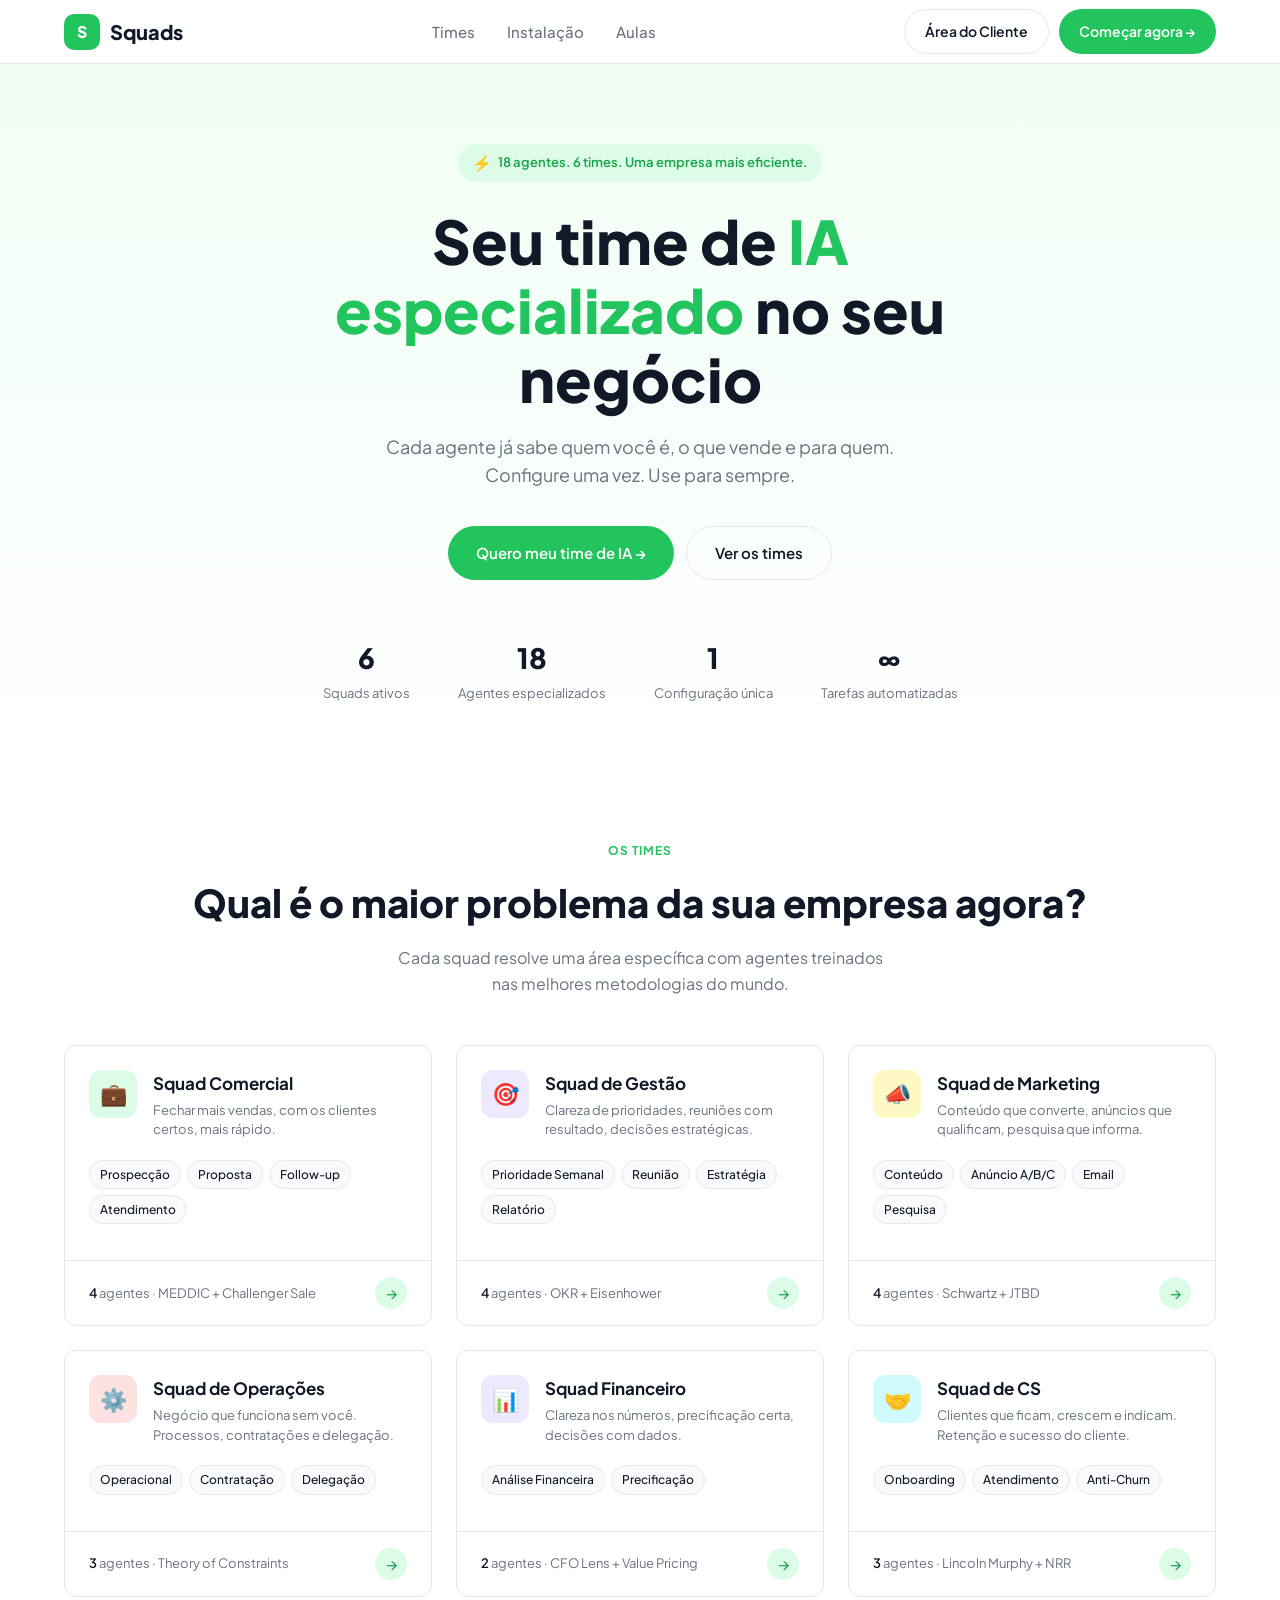
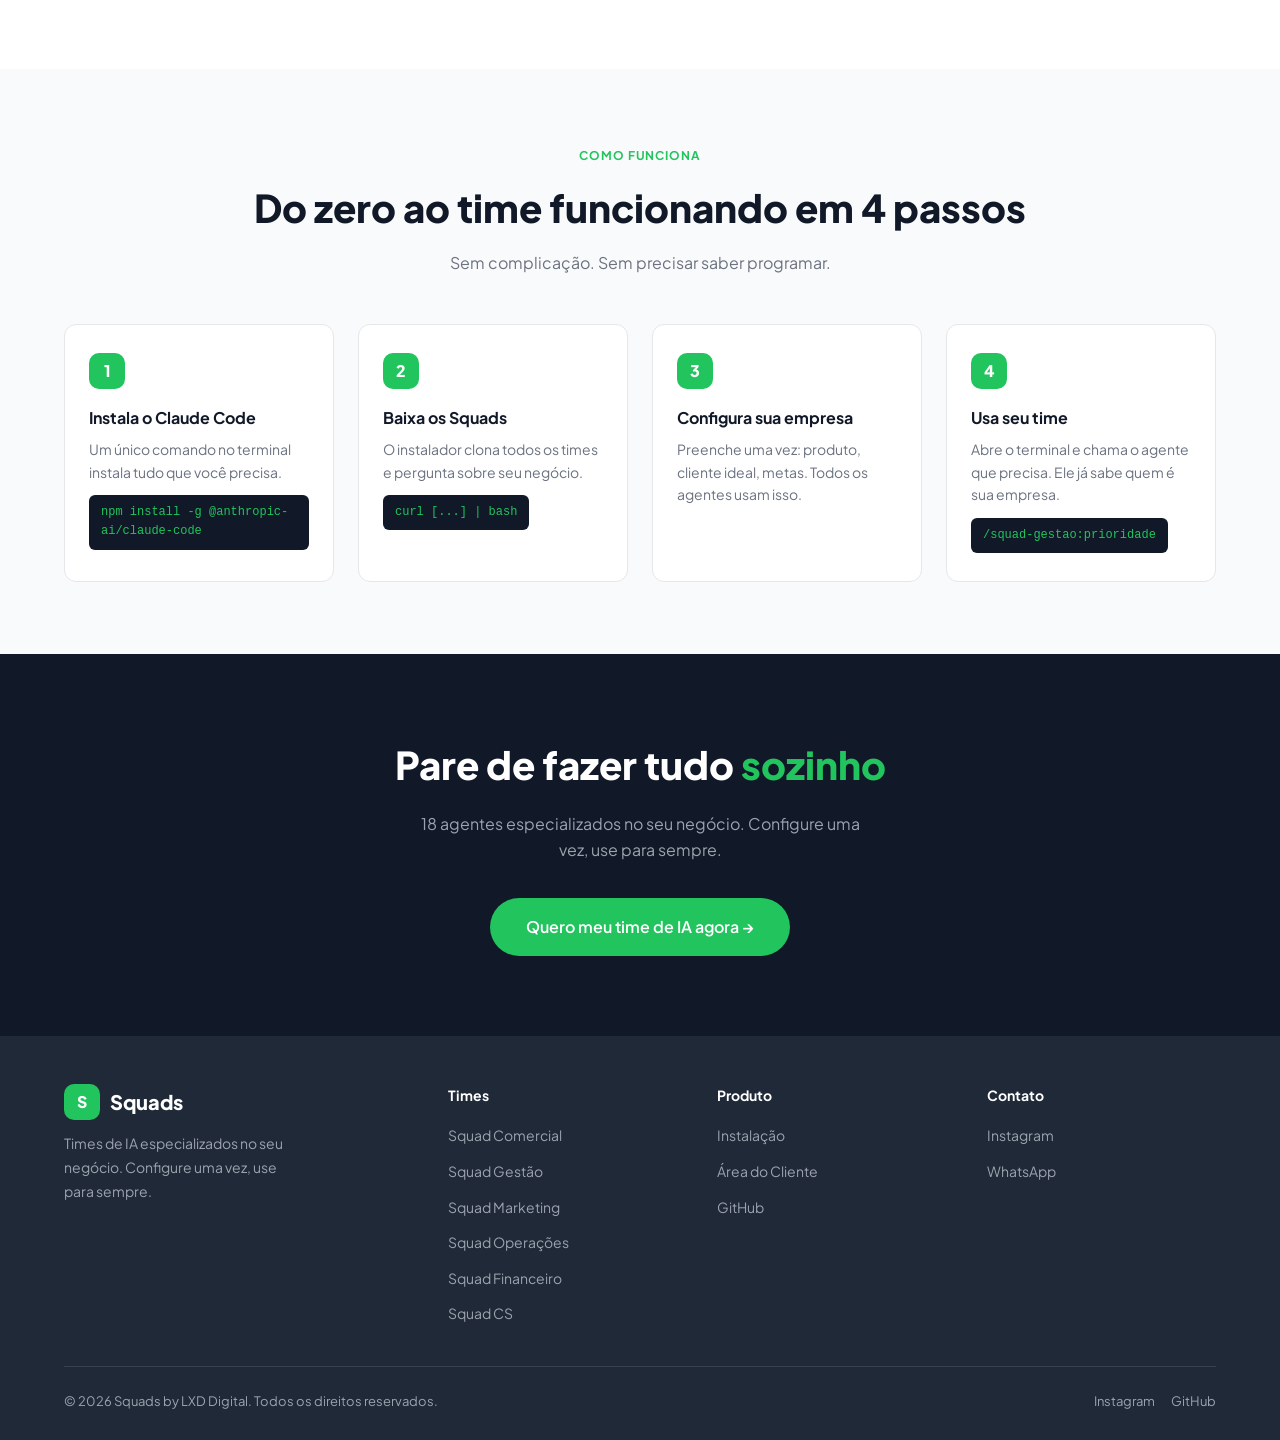
<file: outras versoes/v1/index.html>
<!DOCTYPE html>
<html lang="pt-BR">
<head>
<meta charset="UTF-8">
<meta name="viewport" content="width=device-width, initial-scale=1.0">
<title>Squads — Times de IA para Empresários</title>
<link href="https://fonts.googleapis.com/css2?family=Plus+Jakarta+Sans:wght@400;500;600;700;800&display=swap" rel="stylesheet">
<style>
  :root {
    --green: #21C45D;
    --green-dark: #16a34a;
    --green-light: #dcfce7;
    --dark: #111827;
    --dark2: #1f2937;
    --gray: #6b7280;
    --gray-light: #f9fafb;
    --border: #e5e7eb;
    --white: #ffffff;
    --radius: 12px;
    --radius-sm: 8px;
  }

  * { margin: 0; padding: 0; box-sizing: border-box; }

  body {
    font-family: 'Plus Jakarta Sans', sans-serif;
    color: var(--dark);
    background: var(--white);
    line-height: 1.6;
  }

  /* NAV */
  nav {
    position: sticky;
    top: 0;
    z-index: 100;
    background: rgba(255,255,255,0.95);
    backdrop-filter: blur(12px);
    border-bottom: 1px solid var(--border);
    padding: 0 5%;
    height: 64px;
    display: flex;
    align-items: center;
    justify-content: space-between;
  }

  .nav-logo {
    display: flex;
    align-items: center;
    gap: 10px;
    font-weight: 800;
    font-size: 20px;
    color: var(--dark);
    text-decoration: none;
  }

  .logo-icon {
    width: 36px;
    height: 36px;
    background: var(--green);
    border-radius: 10px;
    display: flex;
    align-items: center;
    justify-content: center;
    color: white;
    font-weight: 800;
    font-size: 16px;
  }

  .nav-links {
    display: flex;
    align-items: center;
    gap: 32px;
    list-style: none;
  }

  .nav-links a {
    text-decoration: none;
    color: var(--gray);
    font-size: 15px;
    font-weight: 500;
    transition: color 0.2s;
  }

  .nav-links a:hover { color: var(--dark); }

  .btn {
    display: inline-flex;
    align-items: center;
    gap: 8px;
    padding: 10px 20px;
    border-radius: 50px;
    font-weight: 600;
    font-size: 14px;
    cursor: pointer;
    transition: all 0.2s;
    text-decoration: none;
    border: none;
  }

  .btn-primary {
    background: var(--green);
    color: white;
  }

  .btn-primary:hover {
    background: var(--green-dark);
    transform: translateY(-1px);
  }

  .btn-outline {
    background: transparent;
    color: var(--dark);
    border: 1.5px solid var(--border);
  }

  .btn-outline:hover {
    border-color: var(--dark);
  }

  /* HERO */
  .hero {
    padding: 80px 5% 60px;
    text-align: center;
    background: linear-gradient(180deg, #f0fdf4 0%, #ffffff 100%);
  }

  .hero-badge {
    display: inline-flex;
    align-items: center;
    gap: 6px;
    background: var(--green-light);
    color: var(--green-dark);
    padding: 6px 14px;
    border-radius: 50px;
    font-size: 13px;
    font-weight: 600;
    margin-bottom: 24px;
  }

  .hero-badge span { font-size: 16px; }

  .hero h1 {
    font-size: clamp(36px, 5vw, 60px);
    font-weight: 800;
    line-height: 1.15;
    color: var(--dark);
    max-width: 760px;
    margin: 0 auto 20px;
  }

  .hero h1 em {
    font-style: normal;
    color: var(--green);
  }

  .hero p {
    font-size: 18px;
    color: var(--gray);
    max-width: 520px;
    margin: 0 auto 36px;
  }

  .hero-actions {
    display: flex;
    gap: 12px;
    justify-content: center;
    flex-wrap: wrap;
    margin-bottom: 56px;
  }

  .hero-actions .btn {
    padding: 14px 28px;
    font-size: 15px;
  }

  .hero-stats {
    display: flex;
    justify-content: center;
    gap: 48px;
    flex-wrap: wrap;
  }

  .stat {
    text-align: center;
  }

  .stat-num {
    font-size: 28px;
    font-weight: 800;
    color: var(--dark);
  }

  .stat-label {
    font-size: 13px;
    color: var(--gray);
    margin-top: 2px;
  }

  /* SECTION */
  section {
    padding: 72px 5%;
  }

  .section-header {
    text-align: center;
    margin-bottom: 48px;
  }

  .section-label {
    display: inline-block;
    font-size: 12px;
    font-weight: 700;
    letter-spacing: .08em;
    text-transform: uppercase;
    color: var(--green);
    margin-bottom: 12px;
  }

  .section-header h2 {
    font-size: clamp(28px, 3vw, 40px);
    font-weight: 800;
    color: var(--dark);
    margin-bottom: 12px;
  }

  .section-header p {
    font-size: 16px;
    color: var(--gray);
    max-width: 500px;
    margin: 0 auto;
  }

  /* SQUADS GRID */
  .squads-grid {
    display: grid;
    grid-template-columns: repeat(auto-fill, minmax(300px, 1fr));
    gap: 24px;
  }

  .squad-card {
    background: var(--white);
    border: 1.5px solid var(--border);
    border-radius: var(--radius);
    overflow: hidden;
    transition: all 0.25s;
    text-decoration: none;
    color: inherit;
    display: block;
  }

  .squad-card:hover {
    border-color: var(--green);
    box-shadow: 0 8px 32px rgba(33,196,93,0.12);
    transform: translateY(-3px);
  }

  .squad-card-header {
    padding: 24px 24px 20px;
    display: flex;
    align-items: flex-start;
    gap: 16px;
  }

  .squad-icon {
    width: 48px;
    height: 48px;
    border-radius: 12px;
    display: flex;
    align-items: center;
    justify-content: center;
    font-size: 22px;
    flex-shrink: 0;
  }

  .squad-card-info h3 {
    font-size: 17px;
    font-weight: 700;
    color: var(--dark);
    margin-bottom: 4px;
  }

  .squad-card-info p {
    font-size: 13px;
    color: var(--gray);
    line-height: 1.5;
  }

  .squad-card-body {
    padding: 0 24px 20px;
  }

  .squad-agents {
    display: flex;
    flex-wrap: wrap;
    gap: 6px;
    margin-bottom: 16px;
  }

  .agent-tag {
    background: var(--gray-light);
    color: var(--dark);
    font-size: 12px;
    font-weight: 500;
    padding: 4px 10px;
    border-radius: 50px;
    border: 1px solid var(--border);
  }

  .squad-card-footer {
    padding: 16px 24px;
    border-top: 1px solid var(--border);
    display: flex;
    align-items: center;
    justify-content: space-between;
  }

  .squad-meta {
    font-size: 13px;
    color: var(--gray);
  }

  .squad-meta strong {
    color: var(--dark);
    font-weight: 600;
  }

  .squad-arrow {
    width: 32px;
    height: 32px;
    border-radius: 50%;
    background: var(--green-light);
    display: flex;
    align-items: center;
    justify-content: center;
    color: var(--green-dark);
    font-size: 16px;
    transition: background 0.2s;
  }

  .squad-card:hover .squad-arrow {
    background: var(--green);
    color: white;
  }

  /* HOW IT WORKS */
  .how-bg { background: var(--gray-light); }

  .steps-grid {
    display: grid;
    grid-template-columns: repeat(auto-fill, minmax(220px, 1fr));
    gap: 24px;
  }

  .step-card {
    background: var(--white);
    border: 1px solid var(--border);
    border-radius: var(--radius);
    padding: 28px 24px;
    position: relative;
  }

  .step-num {
    width: 36px;
    height: 36px;
    border-radius: 10px;
    background: var(--green);
    color: white;
    font-weight: 800;
    font-size: 16px;
    display: flex;
    align-items: center;
    justify-content: center;
    margin-bottom: 16px;
  }

  .step-card h3 {
    font-size: 16px;
    font-weight: 700;
    color: var(--dark);
    margin-bottom: 8px;
  }

  .step-card p {
    font-size: 14px;
    color: var(--gray);
    line-height: 1.6;
  }

  .step-code {
    background: var(--dark);
    color: var(--green);
    font-family: 'Courier New', monospace;
    font-size: 12px;
    padding: 8px 12px;
    border-radius: 6px;
    margin-top: 12px;
    display: inline-block;
  }

  /* CTA */
  .cta-section {
    background: var(--dark);
    color: white;
    text-align: center;
    padding: 80px 5%;
  }

  .cta-section h2 {
    font-size: clamp(28px, 3vw, 44px);
    font-weight: 800;
    margin-bottom: 16px;
  }

  .cta-section h2 em {
    font-style: normal;
    color: var(--green);
  }

  .cta-section p {
    font-size: 16px;
    color: #9ca3af;
    max-width: 460px;
    margin: 0 auto 36px;
  }

  .cta-section .btn-primary {
    padding: 16px 36px;
    font-size: 16px;
  }

  /* FOOTER */
  footer {
    background: var(--dark2);
    color: #9ca3af;
    padding: 48px 5% 28px;
  }

  .footer-grid {
    display: grid;
    grid-template-columns: 1.5fr repeat(3, 1fr);
    gap: 40px;
    margin-bottom: 40px;
  }

  .footer-brand .nav-logo {
    color: white;
    margin-bottom: 12px;
    display: inline-flex;
  }

  .footer-brand p {
    font-size: 14px;
    line-height: 1.7;
    max-width: 240px;
  }

  .footer-col h4 {
    color: white;
    font-size: 14px;
    font-weight: 700;
    margin-bottom: 16px;
  }

  .footer-col ul {
    list-style: none;
    display: flex;
    flex-direction: column;
    gap: 10px;
  }

  .footer-col ul a {
    color: #9ca3af;
    text-decoration: none;
    font-size: 14px;
    transition: color 0.2s;
  }

  .footer-col ul a:hover { color: white; }

  .footer-bottom {
    border-top: 1px solid #374151;
    padding-top: 24px;
    display: flex;
    justify-content: space-between;
    align-items: center;
    font-size: 13px;
  }

  .social-links {
    display: flex;
    gap: 16px;
  }

  .social-links a {
    color: #9ca3af;
    text-decoration: none;
    font-size: 13px;
    transition: color 0.2s;
  }

  .social-links a:hover { color: white; }

  /* RESPONSIVE */
  @media (max-width: 768px) {
    .nav-links { display: none; }
    .hero { padding: 56px 5% 48px; }
    .hero-stats { gap: 28px; }
    .footer-grid { grid-template-columns: 1fr 1fr; }
  }

  @media (max-width: 480px) {
    .footer-grid { grid-template-columns: 1fr; }
    .footer-bottom { flex-direction: column; gap: 12px; }
  }
</style>
</head>
<body>

<!-- NAV -->
<nav>
  <a href="index.html" class="nav-logo">
    <div class="logo-icon">S</div>
    Squads
  </a>
  <ul class="nav-links">
    <li><a href="#squads">Times</a></li>
    <li><a href="instalacao.html">Instalação</a></li>
    <li><a href="aulas.html">Aulas</a></li>
  </ul>
  <div style="display:flex;gap:10px;">
    <a href="aulas.html" class="btn btn-outline">Área do Cliente</a>
    <a href="https://pay.kiwify.com.br/squads" class="btn btn-primary">Começar agora →</a>
  </div>
</nav>

<!-- HERO -->
<div class="hero">
  <div class="hero-badge"><span>⚡</span> 18 agentes. 6 times. Uma empresa mais eficiente.</div>
  <h1>Seu time de <em>IA especializado</em> no seu negócio</h1>
  <p>Cada agente já sabe quem você é, o que vende e para quem. Configure uma vez. Use para sempre.</p>
  <div class="hero-actions">
    <a href="https://pay.kiwify.com.br/squads" class="btn btn-primary">Quero meu time de IA →</a>
    <a href="#squads" class="btn btn-outline">Ver os times</a>
  </div>
  <div class="hero-stats">
    <div class="stat">
      <div class="stat-num">6</div>
      <div class="stat-label">Squads ativos</div>
    </div>
    <div class="stat">
      <div class="stat-num">18</div>
      <div class="stat-label">Agentes especializados</div>
    </div>
    <div class="stat">
      <div class="stat-num">1</div>
      <div class="stat-label">Configuração única</div>
    </div>
    <div class="stat">
      <div class="stat-num">∞</div>
      <div class="stat-label">Tarefas automatizadas</div>
    </div>
  </div>
</div>

<!-- SQUADS -->
<section id="squads">
  <div class="section-header">
    <span class="section-label">Os times</span>
    <h2>Qual é o maior problema da sua empresa agora?</h2>
    <p>Cada squad resolve uma área específica com agentes treinados nas melhores metodologias do mundo.</p>
  </div>

  <div class="squads-grid">

    <a href="squad-comercial.html" class="squad-card">
      <div class="squad-card-header">
        <div class="squad-icon" style="background:#dcfce7;">💼</div>
        <div class="squad-card-info">
          <h3>Squad Comercial</h3>
          <p>Fechar mais vendas, com os clientes certos, mais rápido.</p>
        </div>
      </div>
      <div class="squad-card-body">
        <div class="squad-agents">
          <span class="agent-tag">Prospecção</span>
          <span class="agent-tag">Proposta</span>
          <span class="agent-tag">Follow-up</span>
          <span class="agent-tag">Atendimento</span>
        </div>
      </div>
      <div class="squad-card-footer">
        <div class="squad-meta"><strong>4</strong> agentes · MEDDIC + Challenger Sale</div>
        <div class="squad-arrow">→</div>
      </div>
    </a>

    <a href="squad-gestao.html" class="squad-card">
      <div class="squad-card-header">
        <div class="squad-icon" style="background:#ede9fe;">🎯</div>
        <div class="squad-card-info">
          <h3>Squad de Gestão</h3>
          <p>Clareza de prioridades, reuniões com resultado, decisões estratégicas.</p>
        </div>
      </div>
      <div class="squad-card-body">
        <div class="squad-agents">
          <span class="agent-tag">Prioridade Semanal</span>
          <span class="agent-tag">Reunião</span>
          <span class="agent-tag">Estratégia</span>
          <span class="agent-tag">Relatório</span>
        </div>
      </div>
      <div class="squad-card-footer">
        <div class="squad-meta"><strong>4</strong> agentes · OKR + Eisenhower</div>
        <div class="squad-arrow">→</div>
      </div>
    </a>

    <a href="squad-marketing.html" class="squad-card">
      <div class="squad-card-header">
        <div class="squad-icon" style="background:#fef9c3;">📣</div>
        <div class="squad-card-info">
          <h3>Squad de Marketing</h3>
          <p>Conteúdo que converte, anúncios que qualificam, pesquisa que informa.</p>
        </div>
      </div>
      <div class="squad-card-body">
        <div class="squad-agents">
          <span class="agent-tag">Conteúdo</span>
          <span class="agent-tag">Anúncio A/B/C</span>
          <span class="agent-tag">Email</span>
          <span class="agent-tag">Pesquisa</span>
        </div>
      </div>
      <div class="squad-card-footer">
        <div class="squad-meta"><strong>4</strong> agentes · Schwartz + JTBD</div>
        <div class="squad-arrow">→</div>
      </div>
    </a>

    <a href="squad-operacoes.html" class="squad-card">
      <div class="squad-card-header">
        <div class="squad-icon" style="background:#fee2e2;">⚙️</div>
        <div class="squad-card-info">
          <h3>Squad de Operações</h3>
          <p>Negócio que funciona sem você. Processos, contratações e delegação.</p>
        </div>
      </div>
      <div class="squad-card-body">
        <div class="squad-agents">
          <span class="agent-tag">Operacional</span>
          <span class="agent-tag">Contratação</span>
          <span class="agent-tag">Delegação</span>
        </div>
      </div>
      <div class="squad-card-footer">
        <div class="squad-meta"><strong>3</strong> agentes · Theory of Constraints</div>
        <div class="squad-arrow">→</div>
      </div>
    </a>

    <a href="squad-financeiro.html" class="squad-card">
      <div class="squad-card-header">
        <div class="squad-icon" style="background:#ede9fe;">📊</div>
        <div class="squad-card-info">
          <h3>Squad Financeiro</h3>
          <p>Clareza nos números, precificação certa, decisões com dados.</p>
        </div>
      </div>
      <div class="squad-card-body">
        <div class="squad-agents">
          <span class="agent-tag">Análise Financeira</span>
          <span class="agent-tag">Precificação</span>
        </div>
      </div>
      <div class="squad-card-footer">
        <div class="squad-meta"><strong>2</strong> agentes · CFO Lens + Value Pricing</div>
        <div class="squad-arrow">→</div>
      </div>
    </a>

    <a href="squad-cs.html" class="squad-card">
      <div class="squad-card-header">
        <div class="squad-icon" style="background:#cffafe;">🤝</div>
        <div class="squad-card-info">
          <h3>Squad de CS</h3>
          <p>Clientes que ficam, crescem e indicam. Retenção e sucesso do cliente.</p>
        </div>
      </div>
      <div class="squad-card-body">
        <div class="squad-agents">
          <span class="agent-tag">Onboarding</span>
          <span class="agent-tag">Atendimento</span>
          <span class="agent-tag">Anti-Churn</span>
        </div>
      </div>
      <div class="squad-card-footer">
        <div class="squad-meta"><strong>3</strong> agentes · Lincoln Murphy + NRR</div>
        <div class="squad-arrow">→</div>
      </div>
    </a>

  </div>
</section>

<!-- HOW IT WORKS -->
<section class="how-bg">
  <div class="section-header">
    <span class="section-label">Como funciona</span>
    <h2>Do zero ao time funcionando em 4 passos</h2>
    <p>Sem complicação. Sem precisar saber programar.</p>
  </div>
  <div class="steps-grid">
    <div class="step-card">
      <div class="step-num">1</div>
      <h3>Instala o Claude Code</h3>
      <p>Um único comando no terminal instala tudo que você precisa.</p>
      <span class="step-code">npm install -g @anthropic-ai/claude-code</span>
    </div>
    <div class="step-card">
      <div class="step-num">2</div>
      <h3>Baixa os Squads</h3>
      <p>O instalador clona todos os times e pergunta sobre seu negócio.</p>
      <span class="step-code">curl [...] | bash</span>
    </div>
    <div class="step-card">
      <div class="step-num">3</div>
      <h3>Configura sua empresa</h3>
      <p>Preenche uma vez: produto, cliente ideal, metas. Todos os agentes usam isso.</p>
    </div>
    <div class="step-card">
      <div class="step-num">4</div>
      <h3>Usa seu time</h3>
      <p>Abre o terminal e chama o agente que precisa. Ele já sabe quem é sua empresa.</p>
      <span class="step-code">/squad-gestao:prioridade</span>
    </div>
  </div>
</section>

<!-- CTA -->
<div class="cta-section">
  <h2>Pare de fazer tudo <em>sozinho</em></h2>
  <p>18 agentes especializados no seu negócio. Configure uma vez, use para sempre.</p>
  <a href="https://pay.kiwify.com.br/squads" class="btn btn-primary">Quero meu time de IA agora →</a>
</div>

<!-- FOOTER -->
<footer>
  <div class="footer-grid">
    <div class="footer-brand">
      <a href="index.html" class="nav-logo">
        <div class="logo-icon">S</div>
        Squads
      </a>
      <p>Times de IA especializados no seu negócio. Configure uma vez, use para sempre.</p>
    </div>
    <div class="footer-col">
      <h4>Times</h4>
      <ul>
        <li><a href="squad-comercial.html">Squad Comercial</a></li>
        <li><a href="squad-gestao.html">Squad Gestão</a></li>
        <li><a href="squad-marketing.html">Squad Marketing</a></li>
        <li><a href="squad-operacoes.html">Squad Operações</a></li>
        <li><a href="squad-financeiro.html">Squad Financeiro</a></li>
        <li><a href="squad-cs.html">Squad CS</a></li>
      </ul>
    </div>
    <div class="footer-col">
      <h4>Produto</h4>
      <ul>
        <li><a href="instalacao.html">Instalação</a></li>
        <li><a href="aulas.html">Área do Cliente</a></li>
        <li><a href="https://github.com/lucasvalerio10/squads">GitHub</a></li>
      </ul>
    </div>
    <div class="footer-col">
      <h4>Contato</h4>
      <ul>
        <li><a href="#">Instagram</a></li>
        <li><a href="#">WhatsApp</a></li>
      </ul>
    </div>
  </div>
  <div class="footer-bottom">
    <span>© 2026 Squads by LXD Digital. Todos os direitos reservados.</span>
    <div class="social-links">
      <a href="#">Instagram</a>
      <a href="#">GitHub</a>
    </div>
  </div>
</footer>

</body>
</html>
</file>
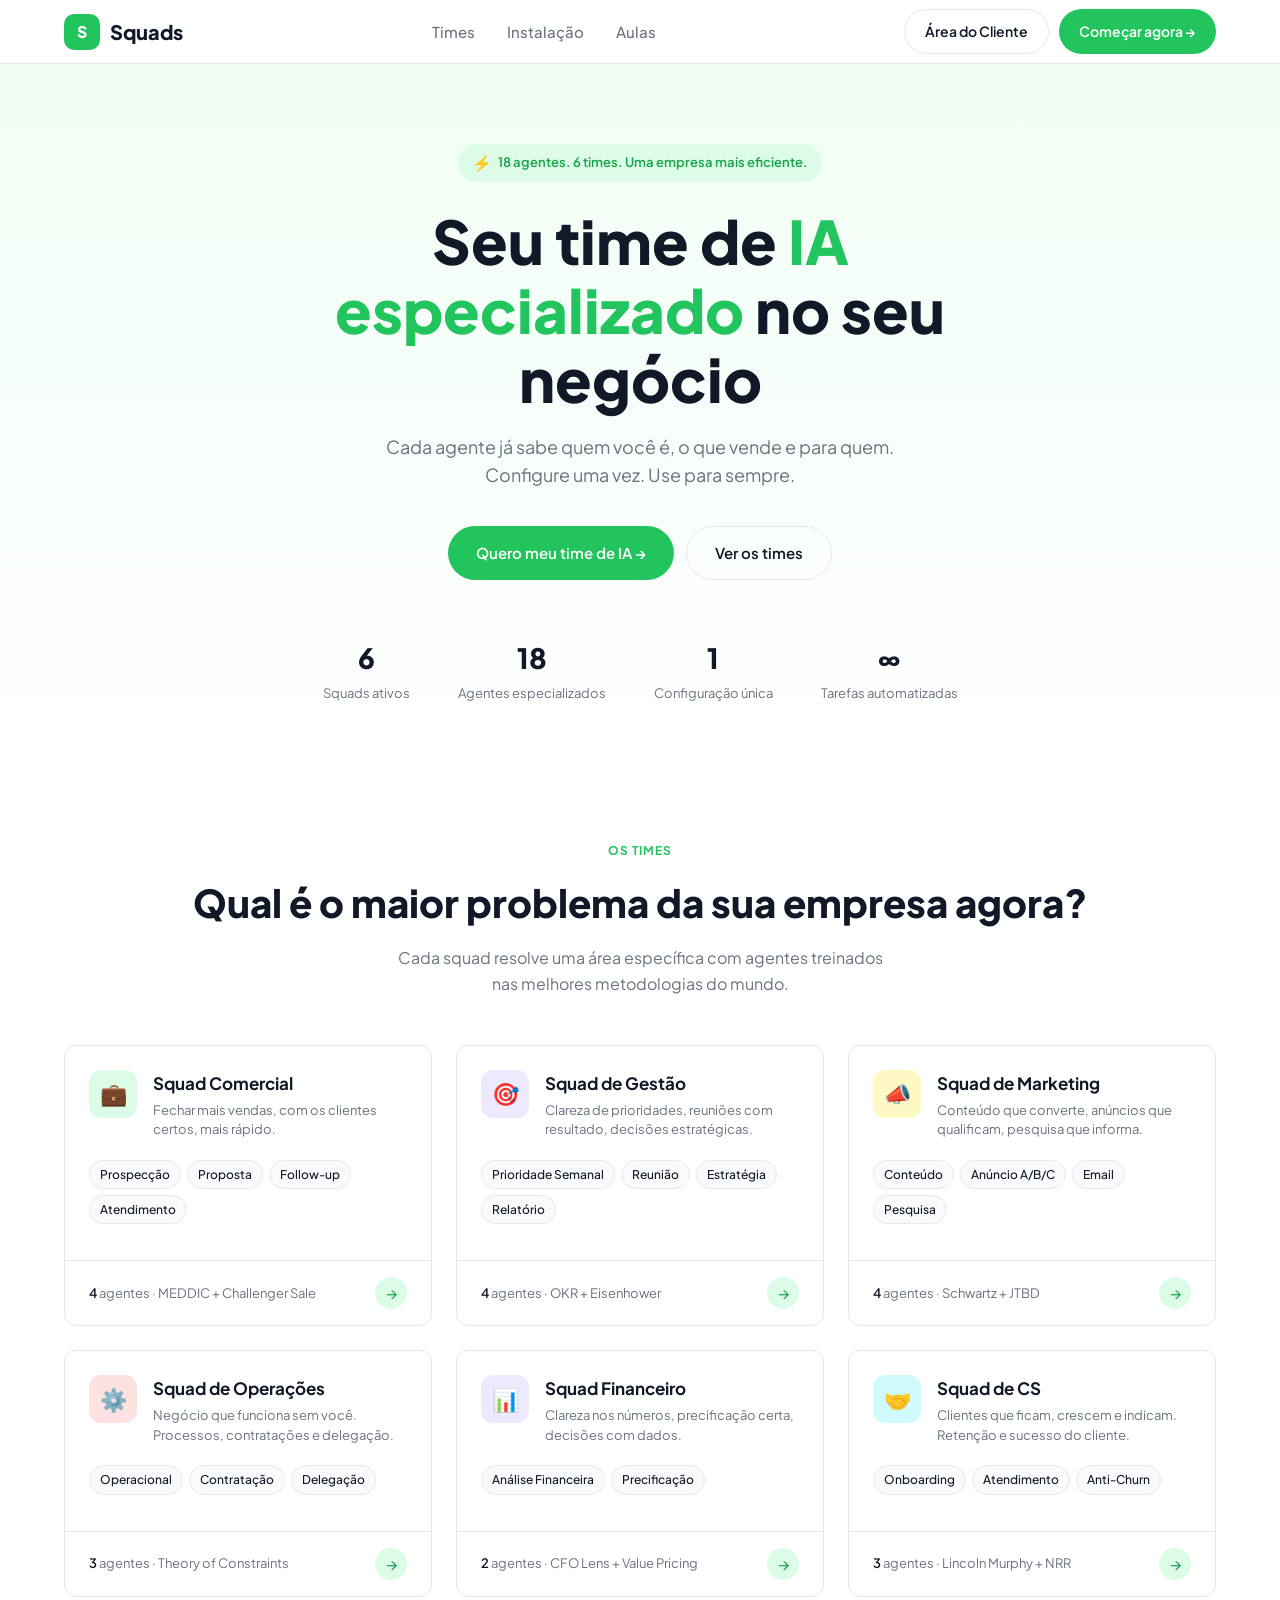
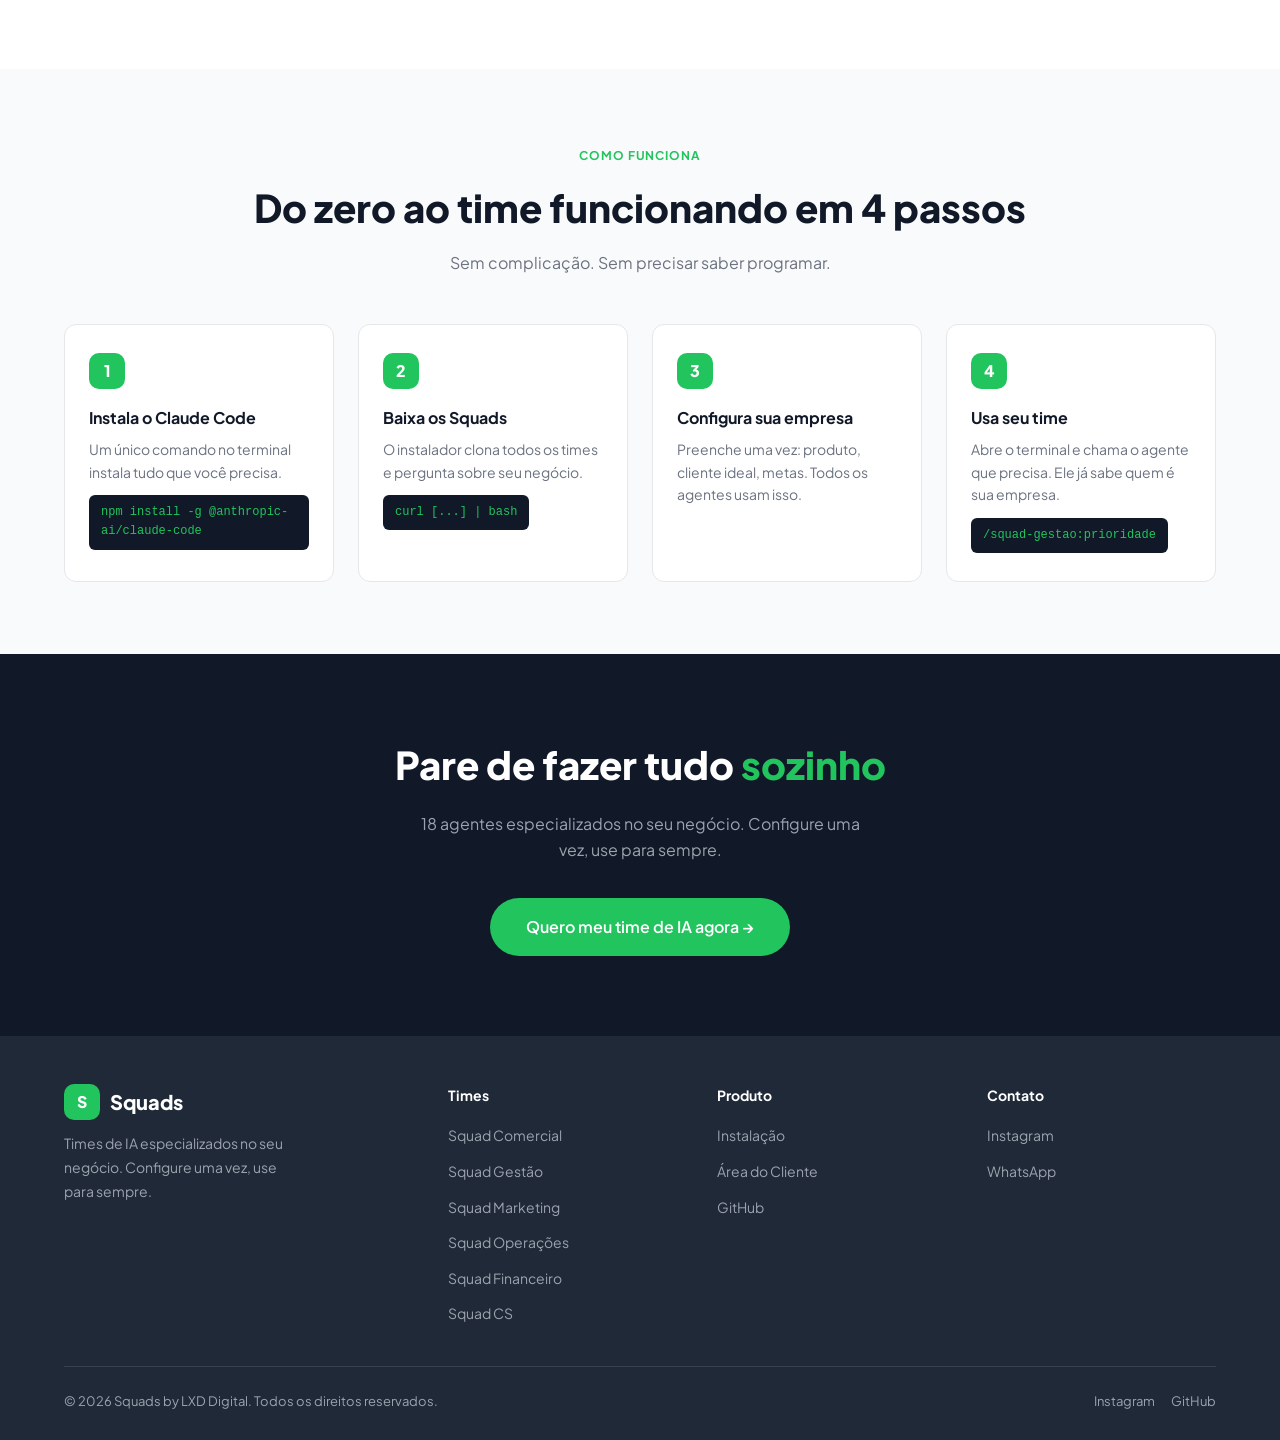
<file: outras versoes/v2/index.html>
<!DOCTYPE html>
<html lang="pt-BR">
<head>
<meta charset="UTF-8">
<meta name="viewport" content="width=device-width, initial-scale=1.0">
<title>Squads — Times de IA para Empresários</title>
<link href="https://fonts.googleapis.com/css2?family=Plus+Jakarta+Sans:wght@400;500;600;700;800&display=swap" rel="stylesheet">
<link rel="stylesheet" href="styles.css">
<style>

  * { margin: 0; padding: 0; box-sizing: border-box; }

  body {
    font-family: 'Plus Jakarta Sans', sans-serif;
    color: var(--dark);
    background: var(--white);
    line-height: 1.6;
  }

  /* NAV */
  nav {
    position: sticky;
    top: 0;
    z-index: 100;
    background: rgba(255,255,255,0.95);
    backdrop-filter: blur(12px);
    border-bottom: 1px solid var(--border);
    padding: 0 5%;
    height: 64px;
    display: flex;
    align-items: center;
    justify-content: space-between;
  }

  .nav-logo {
    display: flex;
    align-items: center;
    gap: 10px;
    font-weight: 800;
    font-size: 20px;
    color: var(--dark);
    text-decoration: none;
  }

  .logo-icon {
    width: 36px;
    height: 36px;
    background: var(--green);
    border-radius: 10px;
    display: flex;
    align-items: center;
    justify-content: center;
    color: white;
    font-weight: 800;
    font-size: 16px;
  }

  .nav-links {
    display: flex;
    align-items: center;
    gap: 32px;
    list-style: none;
  }

  .nav-links a {
    text-decoration: none;
    color: var(--gray);
    font-size: 15px;
    font-weight: 500;
    transition: color 0.2s;
  }

  .nav-links a:hover { color: var(--dark); }

  .btn {
    display: inline-flex;
    align-items: center;
    gap: 8px;
    padding: 10px 20px;
    border-radius: 50px;
    font-weight: 600;
    font-size: 14px;
    cursor: pointer;
    transition: all 0.2s;
    text-decoration: none;
    border: none;
  }

  .btn-primary {
    background: var(--green);
    color: white;
  }

  .btn-primary:hover {
    background: var(--green-dark);
    transform: translateY(-1px);
  }

  .btn-outline {
    background: transparent;
    color: var(--dark);
    border: 1.5px solid var(--border);
  }

  .btn-outline:hover {
    border-color: var(--dark);
  }

  /* HERO */
  .hero {
    padding: 80px 5% 60px;
    text-align: center;
    background: linear-gradient(180deg, #f0fdf4 0%, #ffffff 100%);
  }

  .hero-badge {
    display: inline-flex;
    align-items: center;
    gap: 6px;
    background: var(--green-light);
    color: var(--green-dark);
    padding: 6px 14px;
    border-radius: 50px;
    font-size: 13px;
    font-weight: 600;
    margin-bottom: 24px;
  }

  .hero-badge span { font-size: 16px; }

  .hero h1 {
    font-size: clamp(36px, 5vw, 60px);
    font-weight: 800;
    line-height: 1.15;
    color: var(--dark);
    max-width: 760px;
    margin: 0 auto 20px;
  }

  .hero h1 em {
    font-style: normal;
    color: var(--green);
  }

  .hero p {
    font-size: 18px;
    color: var(--gray);
    max-width: 520px;
    margin: 0 auto 36px;
  }

  .hero-actions {
    display: flex;
    gap: 12px;
    justify-content: center;
    flex-wrap: wrap;
    margin-bottom: 56px;
  }

  .hero-actions .btn {
    padding: 14px 28px;
    font-size: 15px;
  }

  .hero-stats {
    display: flex;
    justify-content: center;
    gap: 48px;
    flex-wrap: wrap;
  }

  .stat {
    text-align: center;
  }

  .stat-num {
    font-size: 28px;
    font-weight: 800;
    color: var(--dark);
  }

  .stat-label {
    font-size: 13px;
    color: var(--gray);
    margin-top: 2px;
  }

  /* SECTION */
  section {
    padding: 72px 5%;
  }

  .section-header {
    text-align: center;
    margin-bottom: 48px;
  }

  .section-label {
    display: inline-block;
    font-size: 12px;
    font-weight: 700;
    letter-spacing: .08em;
    text-transform: uppercase;
    color: var(--green);
    margin-bottom: 12px;
  }

  .section-header h2 {
    font-size: clamp(28px, 3vw, 40px);
    font-weight: 800;
    color: var(--dark);
    margin-bottom: 12px;
  }

  .section-header p {
    font-size: 16px;
    color: var(--gray);
    max-width: 500px;
    margin: 0 auto;
  }

  /* SQUADS GRID */
  .squads-grid {
    display: grid;
    grid-template-columns: repeat(auto-fill, minmax(300px, 1fr));
    gap: 24px;
  }

  .squad-card {
    background: var(--white);
    border: 1.5px solid var(--border);
    border-radius: var(--radius);
    overflow: hidden;
    transition: all 0.25s;
    text-decoration: none;
    color: inherit;
    display: block;
  }

  .squad-card:hover {
    border-color: var(--green);
    box-shadow: 0 8px 32px rgba(33,196,93,0.12);
    transform: translateY(-3px);
  }

  .squad-card-header {
    padding: 24px 24px 20px;
    display: flex;
    align-items: flex-start;
    gap: 16px;
  }

  .squad-icon {
    width: 48px;
    height: 48px;
    border-radius: 12px;
    display: flex;
    align-items: center;
    justify-content: center;
    font-size: 22px;
    flex-shrink: 0;
  }

  .squad-card-info h3 {
    font-size: 17px;
    font-weight: 700;
    color: var(--dark);
    margin-bottom: 4px;
  }

  .squad-card-info p {
    font-size: 13px;
    color: var(--gray);
    line-height: 1.5;
  }

  .squad-card-body {
    padding: 0 24px 20px;
  }

  .squad-agents {
    display: flex;
    flex-wrap: wrap;
    gap: 6px;
    margin-bottom: 16px;
  }

  .agent-tag {
    background: var(--gray-light);
    color: var(--dark);
    font-size: 12px;
    font-weight: 500;
    padding: 4px 10px;
    border-radius: 50px;
    border: 1px solid var(--border);
  }

  .squad-card-footer {
    padding: 16px 24px;
    border-top: 1px solid var(--border);
    display: flex;
    align-items: center;
    justify-content: space-between;
  }

  .squad-meta {
    font-size: 13px;
    color: var(--gray);
  }

  .squad-meta strong {
    color: var(--dark);
    font-weight: 600;
  }

  .squad-arrow {
    width: 32px;
    height: 32px;
    border-radius: 50%;
    background: var(--green-light);
    display: flex;
    align-items: center;
    justify-content: center;
    color: var(--green-dark);
    font-size: 16px;
    transition: background 0.2s;
  }

  .squad-card:hover .squad-arrow {
    background: var(--green);
    color: white;
  }

  /* HOW IT WORKS */
  .how-bg { background: var(--gray-light); }

  .steps-grid {
    display: grid;
    grid-template-columns: repeat(auto-fill, minmax(220px, 1fr));
    gap: 24px;
  }

  .step-card {
    background: var(--white);
    border: 1px solid var(--border);
    border-radius: var(--radius);
    padding: 28px 24px;
    position: relative;
  }

  .step-num {
    width: 36px;
    height: 36px;
    border-radius: 10px;
    background: var(--green);
    color: white;
    font-weight: 800;
    font-size: 16px;
    display: flex;
    align-items: center;
    justify-content: center;
    margin-bottom: 16px;
  }

  .step-card h3 {
    font-size: 16px;
    font-weight: 700;
    color: var(--dark);
    margin-bottom: 8px;
  }

  .step-card p {
    font-size: 14px;
    color: var(--gray);
    line-height: 1.6;
  }

  .step-code {
    background: var(--dark);
    color: var(--green);
    font-family: 'Courier New', monospace;
    font-size: 12px;
    padding: 8px 12px;
    border-radius: 6px;
    margin-top: 12px;
    display: inline-block;
  }

  /* CTA */
  .cta-section {
    background: var(--dark);
    color: white;
    text-align: center;
    padding: 80px 5%;
  }

  .cta-section h2 {
    font-size: clamp(28px, 3vw, 44px);
    font-weight: 800;
    margin-bottom: 16px;
  }

  .cta-section h2 em {
    font-style: normal;
    color: var(--green);
  }

  .cta-section p {
    font-size: 16px;
    color: #9ca3af;
    max-width: 460px;
    margin: 0 auto 36px;
  }

  .cta-section .btn-primary {
    padding: 16px 36px;
    font-size: 16px;
  }

  /* FOOTER */
  footer {
    background: var(--dark2);
    color: #9ca3af;
    padding: 48px 5% 28px;
  }

  .footer-grid {
    display: grid;
    grid-template-columns: 1.5fr repeat(3, 1fr);
    gap: 40px;
    margin-bottom: 40px;
  }

  .footer-brand .nav-logo {
    color: white;
    margin-bottom: 12px;
    display: inline-flex;
  }

  .footer-brand p {
    font-size: 14px;
    line-height: 1.7;
    max-width: 240px;
  }

  .footer-col h4 {
    color: white;
    font-size: 14px;
    font-weight: 700;
    margin-bottom: 16px;
  }

  .footer-col ul {
    list-style: none;
    display: flex;
    flex-direction: column;
    gap: 10px;
  }

  .footer-col ul a {
    color: #9ca3af;
    text-decoration: none;
    font-size: 14px;
    transition: color 0.2s;
  }

  .footer-col ul a:hover { color: white; }

  .footer-bottom {
    border-top: 1px solid #374151;
    padding-top: 24px;
    display: flex;
    justify-content: space-between;
    align-items: center;
    font-size: 13px;
  }

  .social-links {
    display: flex;
    gap: 16px;
  }

  .social-links a {
    color: #9ca3af;
    text-decoration: none;
    font-size: 13px;
    transition: color 0.2s;
  }

  .social-links a:hover { color: white; }

  /* RESPONSIVE */
  @media (max-width: 768px) {
    .nav-links { display: none; }
    .hero { padding: 56px 5% 48px; }
    .hero-stats { gap: 28px; }
    .footer-grid { grid-template-columns: 1fr 1fr; }
  }

  @media (max-width: 480px) {
    .footer-grid { grid-template-columns: 1fr; }
    .footer-bottom { flex-direction: column; gap: 12px; }
  }
</style>
</head>
<body>

<!-- NAV -->
<nav>
  <a href="index.html" class="nav-logo">
    <div class="logo-icon">S</div>
    Squads
  </a>
  <ul class="nav-links">
    <li><a href="#squads">Times</a></li>
    <li><a href="instalacao.html">Instalação</a></li>
    <li><a href="#squads">Aulas</a></li>
  </ul>
  <div style="display:flex;gap:10px;">
    <a href="#squads" class="btn btn-outline">Área do Cliente</a>
    <a href="https://pay.kiwify.com.br/tA6f8lO?utm_medium=checkout&utm_source=pdv&utm_campaign=10agentesia&utm_content=&utm_term=" class="btn btn-primary">Começar agora →</a>
  </div>
</nav>

<!-- HERO -->
<div class="hero">
  <div class="hero-badge"><span>⚡</span> 18 agentes. 6 times. Uma empresa mais eficiente.</div>
  <h1>Seu time de <em>IA especializado</em> no seu negócio</h1>
  <p>Cada agente já sabe quem você é, o que vende e para quem. Configure uma vez. Use para sempre.</p>
  <div class="hero-actions">
    <a href="https://pay.kiwify.com.br/tA6f8lO?utm_medium=checkout&utm_source=pdv&utm_campaign=10agentesia&utm_content=&utm_term=" class="btn btn-primary">Quero meu time de IA →</a>
    <a href="#squads" class="btn btn-outline">Ver os times</a>
  </div>
  <div class="hero-stats">
    <div class="stat">
      <div class="stat-num">6</div>
      <div class="stat-label">Squads ativos</div>
    </div>
    <div class="stat">
      <div class="stat-num">18</div>
      <div class="stat-label">Agentes especializados</div>
    </div>
    <div class="stat">
      <div class="stat-num">1</div>
      <div class="stat-label">Configuração única</div>
    </div>
    <div class="stat">
      <div class="stat-num">∞</div>
      <div class="stat-label">Tarefas automatizadas</div>
    </div>
  </div>
</div>

<!-- SQUADS -->
<section id="squads">
  <div class="section-header">
    <span class="section-label">Os times</span>
    <h2>Qual é o maior problema da sua empresa agora?</h2>
    <p>Cada squad resolve uma área específica com agentes treinados nas melhores metodologias do mundo.</p>
  </div>

  <div class="squads-grid">

    <a href="squad-comercial.html" class="squad-card">
      <div class="squad-card-header">
        <div class="squad-icon" style="background:#dcfce7;">💼</div>
        <div class="squad-card-info">
          <h3>Squad Comercial</h3>
          <p>Fechar mais vendas, com os clientes certos, mais rápido.</p>
        </div>
      </div>
      <div class="squad-card-body">
        <div class="squad-agents">
          <span class="agent-tag">Prospecção</span>
          <span class="agent-tag">Proposta</span>
          <span class="agent-tag">Follow-up</span>
          <span class="agent-tag">Atendimento</span>
        </div>
      </div>
      <div class="squad-card-footer">
        <div class="squad-meta"><strong>4</strong> agentes · MEDDIC + Challenger Sale</div>
        <div class="squad-arrow">→</div>
      </div>
    </a>

    <a href="squad-gestao.html" class="squad-card">
      <div class="squad-card-header">
        <div class="squad-icon" style="background:#ede9fe;">🎯</div>
        <div class="squad-card-info">
          <h3>Squad de Gestão</h3>
          <p>Clareza de prioridades, reuniões com resultado, decisões estratégicas.</p>
        </div>
      </div>
      <div class="squad-card-body">
        <div class="squad-agents">
          <span class="agent-tag">Prioridade Semanal</span>
          <span class="agent-tag">Reunião</span>
          <span class="agent-tag">Estratégia</span>
          <span class="agent-tag">Relatório</span>
        </div>
      </div>
      <div class="squad-card-footer">
        <div class="squad-meta"><strong>4</strong> agentes · OKR + Eisenhower</div>
        <div class="squad-arrow">→</div>
      </div>
    </a>

    <a href="squad-marketing.html" class="squad-card">
      <div class="squad-card-header">
        <div class="squad-icon" style="background:#fef9c3;">📣</div>
        <div class="squad-card-info">
          <h3>Squad de Marketing</h3>
          <p>Conteúdo que converte, anúncios que qualificam, pesquisa que informa.</p>
        </div>
      </div>
      <div class="squad-card-body">
        <div class="squad-agents">
          <span class="agent-tag">Conteúdo</span>
          <span class="agent-tag">Anúncio A/B/C</span>
          <span class="agent-tag">Email</span>
          <span class="agent-tag">Pesquisa</span>
        </div>
      </div>
      <div class="squad-card-footer">
        <div class="squad-meta"><strong>4</strong> agentes · Schwartz + JTBD</div>
        <div class="squad-arrow">→</div>
      </div>
    </a>

    <a href="squad-operacoes.html" class="squad-card">
      <div class="squad-card-header">
        <div class="squad-icon" style="background:#fee2e2;">⚙️</div>
        <div class="squad-card-info">
          <h3>Squad de Operações</h3>
          <p>Negócio que funciona sem você. Processos, contratações e delegação.</p>
        </div>
      </div>
      <div class="squad-card-body">
        <div class="squad-agents">
          <span class="agent-tag">Operacional</span>
          <span class="agent-tag">Contratação</span>
          <span class="agent-tag">Delegação</span>
        </div>
      </div>
      <div class="squad-card-footer">
        <div class="squad-meta"><strong>3</strong> agentes · Theory of Constraints</div>
        <div class="squad-arrow">→</div>
      </div>
    </a>

    <a href="squad-financeiro.html" class="squad-card">
      <div class="squad-card-header">
        <div class="squad-icon" style="background:#ede9fe;">📊</div>
        <div class="squad-card-info">
          <h3>Squad Financeiro</h3>
          <p>Clareza nos números, precificação certa, decisões com dados.</p>
        </div>
      </div>
      <div class="squad-card-body">
        <div class="squad-agents">
          <span class="agent-tag">Análise Financeira</span>
          <span class="agent-tag">Precificação</span>
        </div>
      </div>
      <div class="squad-card-footer">
        <div class="squad-meta"><strong>2</strong> agentes · CFO Lens + Value Pricing</div>
        <div class="squad-arrow">→</div>
      </div>
    </a>

    <a href="squad-cs.html" class="squad-card">
      <div class="squad-card-header">
        <div class="squad-icon" style="background:#cffafe;">🤝</div>
        <div class="squad-card-info">
          <h3>Squad de CS</h3>
          <p>Clientes que ficam, crescem e indicam. Retenção e sucesso do cliente.</p>
        </div>
      </div>
      <div class="squad-card-body">
        <div class="squad-agents">
          <span class="agent-tag">Onboarding</span>
          <span class="agent-tag">Atendimento</span>
          <span class="agent-tag">Anti-Churn</span>
        </div>
      </div>
      <div class="squad-card-footer">
        <div class="squad-meta"><strong>3</strong> agentes · Lincoln Murphy + NRR</div>
        <div class="squad-arrow">→</div>
      </div>
    </a>

  </div>
</section>

<!-- HOW IT WORKS -->
<section class="how-bg">
  <div class="section-header">
    <span class="section-label">Como funciona</span>
    <h2>Do zero ao time funcionando em 4 passos</h2>
    <p>Sem complicação. Sem precisar saber programar.</p>
  </div>
  <div class="steps-grid">
    <div class="step-card">
      <div class="step-num">1</div>
      <h3>Instala o Claude Code</h3>
      <p>Um único comando no terminal instala tudo que você precisa.</p>
      <span class="step-code">npm install -g @anthropic-ai/claude-code</span>
    </div>
    <div class="step-card">
      <div class="step-num">2</div>
      <h3>Baixa os Squads</h3>
      <p>O instalador clona todos os times e pergunta sobre seu negócio.</p>
      <span class="step-code">curl [...] | bash</span>
    </div>
    <div class="step-card">
      <div class="step-num">3</div>
      <h3>Configura sua empresa</h3>
      <p>Preenche uma vez: produto, cliente ideal, metas. Todos os agentes usam isso.</p>
    </div>
    <div class="step-card">
      <div class="step-num">4</div>
      <h3>Usa seu time</h3>
      <p>Abre o terminal e chama o agente que precisa. Ele já sabe quem é sua empresa.</p>
      <span class="step-code">/squad-gestao:prioridade</span>
    </div>
  </div>
</section>

<!-- CTA -->
<div class="cta-section">
  <h2>Pare de fazer tudo <em>sozinho</em></h2>
  <p>18 agentes especializados no seu negócio. Configure uma vez, use para sempre.</p>
  <a href="https://pay.kiwify.com.br/tA6f8lO?utm_medium=checkout&utm_source=pdv&utm_campaign=10agentesia&utm_content=&utm_term=" class="btn btn-primary">Quero meu time de IA agora →</a>
</div>

<!-- FOOTER -->
<footer>
  <div class="footer-grid">
    <div class="footer-brand">
      <a href="index.html" class="nav-logo">
        <div class="logo-icon">S</div>
        Squads
      </a>
      <p>Times de IA especializados no seu negócio. Configure uma vez, use para sempre.</p>
    </div>
    <div class="footer-col">
      <h4>Times</h4>
      <ul>
        <li><a href="squad-comercial.html">Squad Comercial</a></li>
        <li><a href="squad-gestao.html">Squad Gestão</a></li>
        <li><a href="squad-marketing.html">Squad Marketing</a></li>
        <li><a href="squad-operacoes.html">Squad Operações</a></li>
        <li><a href="squad-financeiro.html">Squad Financeiro</a></li>
        <li><a href="squad-cs.html">Squad CS</a></li>
      </ul>
    </div>
    <div class="footer-col">
      <h4>Produto</h4>
      <ul>
        <li><a href="instalacao.html">Instalação</a></li>
        <li><a href="#squads">Área do Cliente</a></li>
        <li><a href="https://github.com/lucasvalerio10/squads">GitHub</a></li>
      </ul>
    </div>
    <div class="footer-col">
      <h4>Contato</h4>
      <ul>
        <li><a href="#">Instagram</a></li>
        <li><a href="#">WhatsApp</a></li>
      </ul>
    </div>
  </div>
  <div class="footer-bottom">
    <span>© 2026 Squads by LXD Digital. Todos os direitos reservados.</span>
    <div class="social-links">
      <a href="#">Instagram</a>
      <a href="#">GitHub</a>
    </div>
  </div>
</footer>

</body>
</html>
</file>
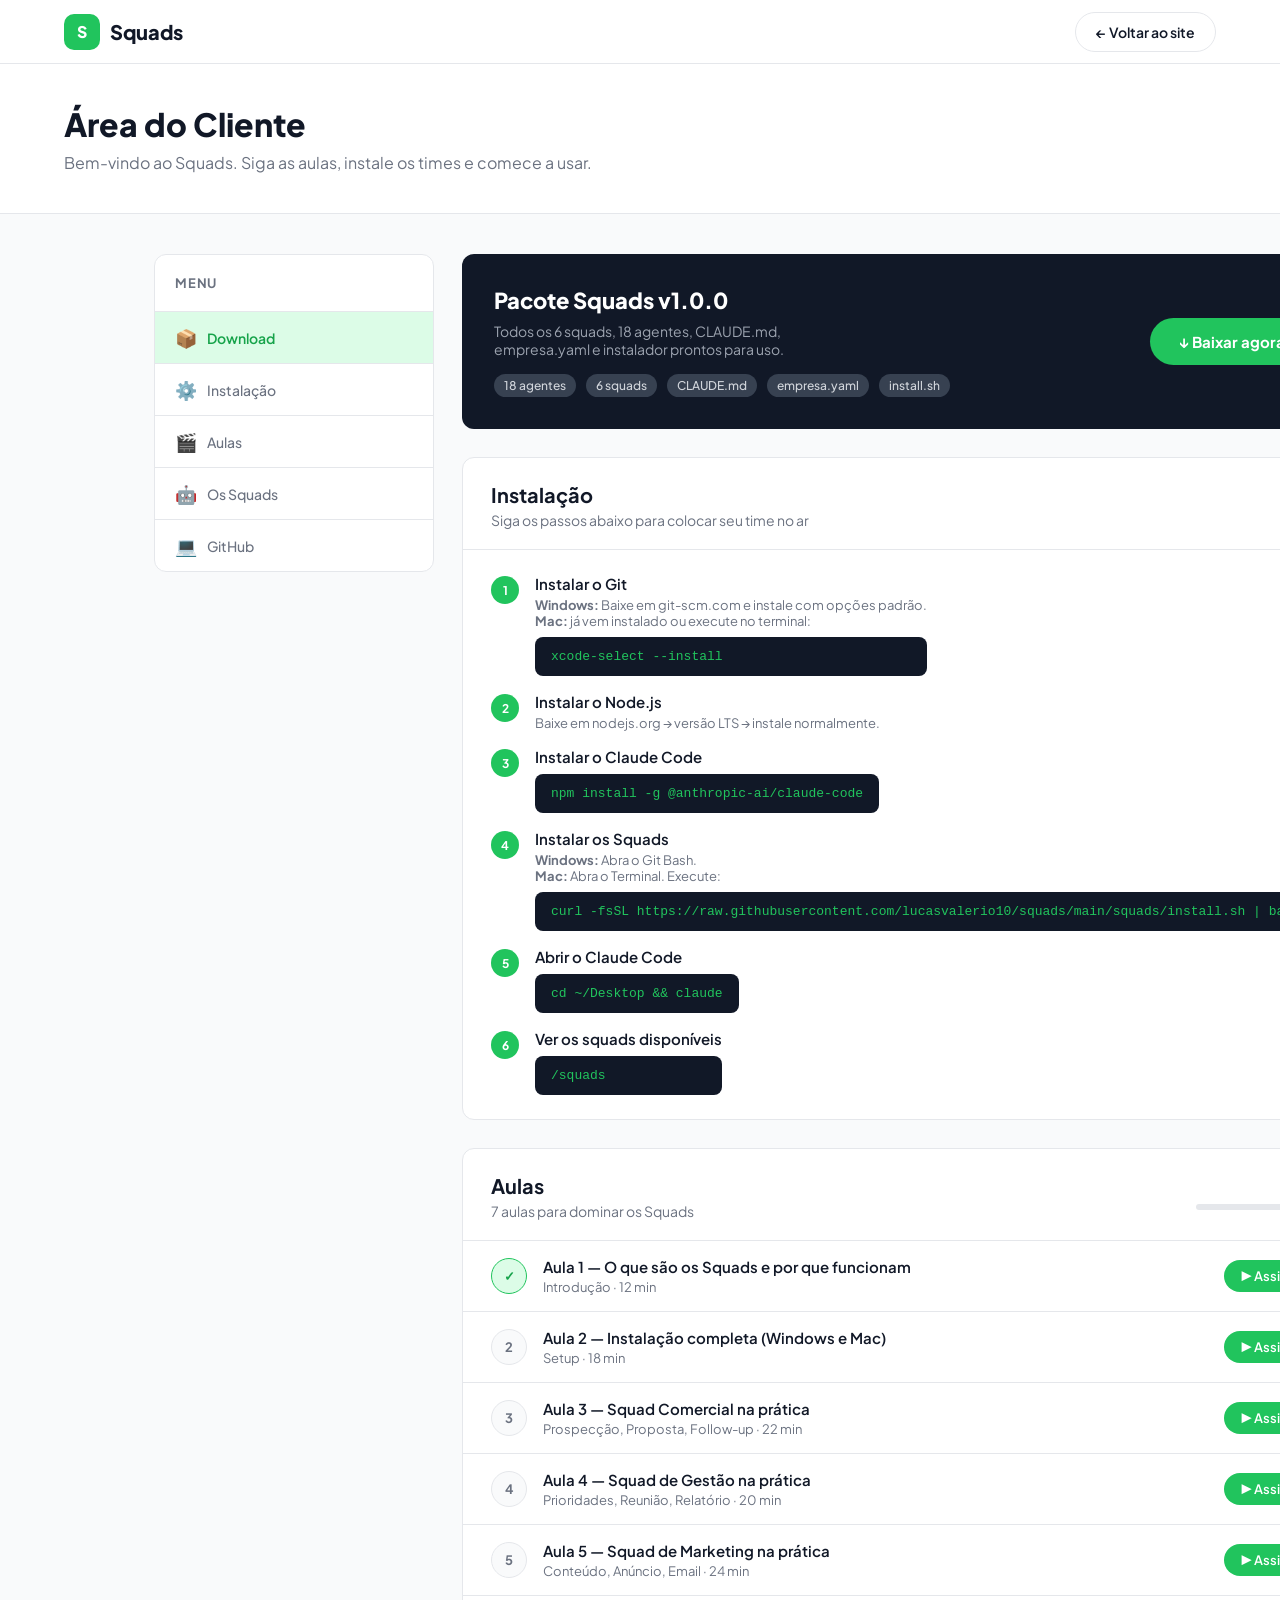
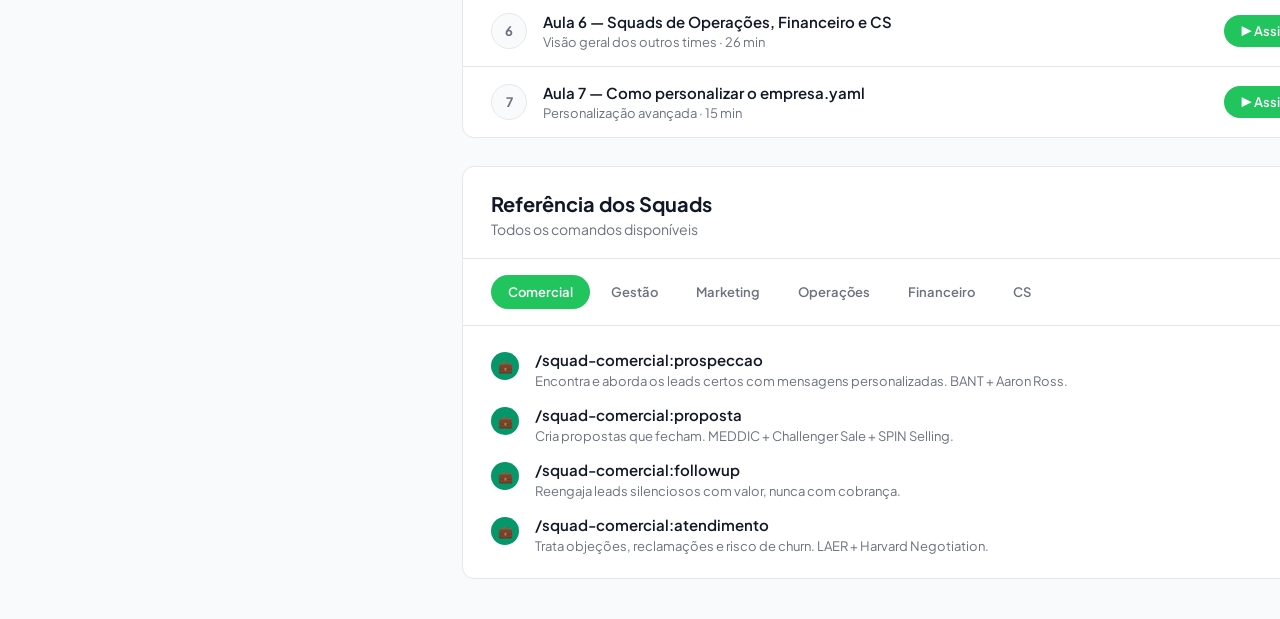
<file: outras versoes/v1/aulas.html>
<!DOCTYPE html>
<html lang="pt-BR">
<head>
<meta charset="UTF-8">
<meta name="viewport" content="width=device-width, initial-scale=1.0">
<title>Área do Cliente — Squads</title>
<link href="https://fonts.googleapis.com/css2?family=Plus+Jakarta+Sans:wght@400;500;600;700;800&display=swap" rel="stylesheet">
<style>
  :root {
    --green: #21C45D;
    --green-dark: #16a34a;
    --green-light: #dcfce7;
    --dark: #111827;
    --dark2: #1f2937;
    --gray: #6b7280;
    --gray-light: #f9fafb;
    --border: #e5e7eb;
    --white: #ffffff;
    --radius: 12px;
  }
  * { margin: 0; padding: 0; box-sizing: border-box; }
  body { font-family: 'Plus Jakarta Sans', sans-serif; color: var(--dark); background: var(--gray-light); }

  nav {
    position: sticky; top: 0; z-index: 100;
    background: rgba(255,255,255,0.95); backdrop-filter: blur(12px);
    border-bottom: 1px solid var(--border);
    padding: 0 5%; height: 64px;
    display: flex; align-items: center; justify-content: space-between;
  }
  .nav-logo { display: flex; align-items: center; gap: 10px; font-weight: 800; font-size: 20px; color: var(--dark); text-decoration: none; }
  .logo-icon { width: 36px; height: 36px; background: var(--green); border-radius: 10px; display: flex; align-items: center; justify-content: center; color: white; font-weight: 800; font-size: 16px; }
  .btn { display: inline-flex; align-items: center; gap: 8px; padding: 10px 20px; border-radius: 50px; font-weight: 600; font-size: 14px; cursor: pointer; transition: all 0.2s; text-decoration: none; border: none; }
  .btn-primary { background: var(--green); color: white; }
  .btn-primary:hover { background: var(--green-dark); }
  .btn-outline { background: transparent; color: var(--dark); border: 1.5px solid var(--border); }

  .page-header {
    background: var(--white);
    border-bottom: 1px solid var(--border);
    padding: 40px 5%;
  }
  .page-header h1 { font-size: 32px; font-weight: 800; margin-bottom: 8px; }
  .page-header p { color: var(--gray); font-size: 16px; }

  .container { max-width: 1100px; margin: 0 auto; padding: 40px 5%; }

  .content-grid {
    display: grid;
    grid-template-columns: 280px 1fr;
    gap: 28px;
    align-items: start;
  }

  /* SIDEBAR */
  .sidebar {
    background: var(--white);
    border: 1px solid var(--border);
    border-radius: var(--radius);
    overflow: hidden;
    position: sticky;
    top: 80px;
  }

  .sidebar-header {
    padding: 20px;
    border-bottom: 1px solid var(--border);
    font-size: 13px;
    font-weight: 700;
    color: var(--gray);
    text-transform: uppercase;
    letter-spacing: .06em;
  }

  .sidebar-item {
    display: flex;
    align-items: center;
    gap: 10px;
    padding: 14px 20px;
    font-size: 14px;
    font-weight: 500;
    color: var(--gray);
    cursor: pointer;
    transition: all 0.15s;
    border-bottom: 1px solid var(--border);
    text-decoration: none;
  }

  .sidebar-item:last-child { border-bottom: none; }
  .sidebar-item:hover { background: var(--gray-light); color: var(--dark); }
  .sidebar-item.active { background: var(--green-light); color: var(--green-dark); font-weight: 600; }

  .sidebar-icon { font-size: 18px; }

  /* MAIN CONTENT */
  .main-content { display: flex; flex-direction: column; gap: 28px; }

  /* DOWNLOAD CARD */
  .download-card {
    background: var(--dark);
    border-radius: var(--radius);
    padding: 32px;
    color: white;
    display: flex;
    align-items: center;
    justify-content: space-between;
    gap: 24px;
    flex-wrap: wrap;
  }

  .download-card h2 { font-size: 22px; font-weight: 800; margin-bottom: 8px; }
  .download-card p { color: #9ca3af; font-size: 14px; max-width: 380px; }

  .download-files {
    display: flex;
    gap: 10px;
    flex-wrap: wrap;
    margin-top: 16px;
  }

  .file-badge {
    background: #374151;
    color: #d1d5db;
    font-size: 12px;
    font-weight: 500;
    padding: 4px 10px;
    border-radius: 50px;
  }

  .btn-download {
    background: var(--green);
    color: white;
    padding: 14px 28px;
    border-radius: 50px;
    font-weight: 700;
    font-size: 15px;
    text-decoration: none;
    white-space: nowrap;
    flex-shrink: 0;
    transition: background 0.2s;
  }

  .btn-download:hover { background: var(--green-dark); }

  /* AULAS */
  .section-card {
    background: var(--white);
    border: 1px solid var(--border);
    border-radius: var(--radius);
    overflow: hidden;
  }

  .section-card-header {
    padding: 24px 28px 20px;
    border-bottom: 1px solid var(--border);
    display: flex;
    align-items: center;
    justify-content: space-between;
  }

  .section-card-header h2 { font-size: 20px; font-weight: 700; }
  .section-card-header p { font-size: 14px; color: var(--gray); margin-top: 4px; }

  .progress-bar {
    width: 120px;
    height: 6px;
    background: var(--border);
    border-radius: 99px;
    overflow: hidden;
  }

  .progress-fill {
    height: 100%;
    background: var(--green);
    border-radius: 99px;
  }

  .aula-item {
    display: flex;
    align-items: center;
    gap: 16px;
    padding: 16px 28px;
    border-bottom: 1px solid var(--border);
    transition: background 0.15s;
  }

  .aula-item:last-child { border-bottom: none; }
  .aula-item:hover { background: var(--gray-light); }

  .aula-num {
    width: 36px;
    height: 36px;
    border-radius: 50%;
    background: var(--gray-light);
    border: 1px solid var(--border);
    display: flex;
    align-items: center;
    justify-content: center;
    font-size: 13px;
    font-weight: 700;
    color: var(--gray);
    flex-shrink: 0;
  }

  .aula-num.done {
    background: var(--green-light);
    border-color: var(--green);
    color: var(--green-dark);
  }

  .aula-info { flex: 1; }
  .aula-title { font-size: 15px; font-weight: 600; color: var(--dark); }
  .aula-meta { font-size: 13px; color: var(--gray); margin-top: 3px; }

  .aula-btn {
    display: flex;
    align-items: center;
    gap: 6px;
    background: var(--green);
    color: white;
    padding: 8px 16px;
    border-radius: 50px;
    font-size: 13px;
    font-weight: 600;
    text-decoration: none;
    transition: background 0.2s;
    flex-shrink: 0;
  }

  .aula-btn:hover { background: var(--green-dark); }

  .aula-btn.locked {
    background: var(--gray-light);
    color: var(--gray);
    cursor: default;
  }

  /* SQUADS TABS */
  .tabs {
    display: flex;
    gap: 4px;
    padding: 16px 28px;
    border-bottom: 1px solid var(--border);
    overflow-x: auto;
  }

  .tab {
    padding: 8px 16px;
    border-radius: 50px;
    font-size: 13px;
    font-weight: 600;
    cursor: pointer;
    transition: all 0.15s;
    white-space: nowrap;
    color: var(--gray);
    border: 1px solid transparent;
  }

  .tab:hover { color: var(--dark); background: var(--gray-light); }
  .tab.active { background: var(--green); color: white; }

  /* INSTALL STEPS */
  .install-steps {
    padding: 24px 28px;
    display: flex;
    flex-direction: column;
    gap: 16px;
  }

  .install-step {
    display: flex;
    gap: 16px;
    align-items: flex-start;
  }

  .step-dot {
    width: 28px;
    height: 28px;
    border-radius: 50%;
    background: var(--green);
    color: white;
    font-size: 12px;
    font-weight: 700;
    display: flex;
    align-items: center;
    justify-content: center;
    flex-shrink: 0;
    margin-top: 2px;
  }

  .install-step h4 { font-size: 15px; font-weight: 600; margin-bottom: 4px; }
  .install-step p { font-size: 13px; color: var(--gray); }

  .code-block {
    background: var(--dark);
    color: var(--green);
    font-family: 'Courier New', monospace;
    font-size: 13px;
    padding: 12px 16px;
    border-radius: 8px;
    margin-top: 8px;
    overflow-x: auto;
    white-space: nowrap;
  }

  @media (max-width: 768px) {
    .content-grid { grid-template-columns: 1fr; }
    .sidebar { position: static; }
    .download-card { flex-direction: column; }
  }
</style>
</head>
<body>

<nav>
  <a href="index.html" class="nav-logo">
    <div class="logo-icon">S</div>
    Squads
  </a>
  <a href="index.html" class="btn btn-outline">← Voltar ao site</a>
</nav>

<div class="page-header">
  <h1>Área do Cliente</h1>
  <p>Bem-vindo ao Squads. Siga as aulas, instale os times e comece a usar.</p>
</div>

<div class="container">
  <div class="content-grid">

    <!-- SIDEBAR -->
    <div class="sidebar">
      <div class="sidebar-header">Menu</div>
      <a href="#download" class="sidebar-item active">
        <span class="sidebar-icon">📦</span> Download
      </a>
      <a href="#instalacao" class="sidebar-item">
        <span class="sidebar-icon">⚙️</span> Instalação
      </a>
      <a href="#aulas" class="sidebar-item">
        <span class="sidebar-icon">🎬</span> Aulas
      </a>
      <a href="#squads" class="sidebar-item">
        <span class="sidebar-icon">🤖</span> Os Squads
      </a>
      <a href="https://github.com/lucasvalerio10/squads" target="_blank" class="sidebar-item">
        <span class="sidebar-icon">💻</span> GitHub
      </a>
    </div>

    <!-- MAIN -->
    <div class="main-content">

      <!-- DOWNLOAD -->
      <div id="download" class="download-card">
        <div>
          <h2>Pacote Squads v1.0.0</h2>
          <p>Todos os 6 squads, 18 agentes, CLAUDE.md, empresa.yaml e instalador prontos para uso.</p>
          <div class="download-files">
            <span class="file-badge">18 agentes</span>
            <span class="file-badge">6 squads</span>
            <span class="file-badge">CLAUDE.md</span>
            <span class="file-badge">empresa.yaml</span>
            <span class="file-badge">install.sh</span>
          </div>
        </div>
        <a href="https://github.com/lucasvalerio10/squads/archive/refs/heads/main.zip" class="btn-download">
          ↓ Baixar agora
        </a>
      </div>

      <!-- INSTALAÇÃO -->
      <div id="instalacao" class="section-card">
        <div class="section-card-header">
          <div>
            <h2>Instalação</h2>
            <p>Siga os passos abaixo para colocar seu time no ar</p>
          </div>
        </div>
        <div class="install-steps">
          <div class="install-step">
            <div class="step-dot">1</div>
            <div>
              <h4>Instalar o Git</h4>
              <p><strong>Windows:</strong> Baixe em git-scm.com e instale com opções padrão.<br><strong>Mac:</strong> já vem instalado ou execute no terminal:</p>
              <div class="code-block">xcode-select --install</div>
            </div>
          </div>
          <div class="install-step">
            <div class="step-dot">2</div>
            <div>
              <h4>Instalar o Node.js</h4>
              <p>Baixe em nodejs.org → versão LTS → instale normalmente.</p>
            </div>
          </div>
          <div class="install-step">
            <div class="step-dot">3</div>
            <div>
              <h4>Instalar o Claude Code</h4>
              <div class="code-block">npm install -g @anthropic-ai/claude-code</div>
            </div>
          </div>
          <div class="install-step">
            <div class="step-dot">4</div>
            <div>
              <h4>Instalar os Squads</h4>
              <p><strong>Windows:</strong> Abra o Git Bash.<br><strong>Mac:</strong> Abra o Terminal. Execute:</p>
              <div class="code-block">curl -fsSL https://raw.githubusercontent.com/lucasvalerio10/squads/main/squads/install.sh | bash</div>
            </div>
          </div>
          <div class="install-step">
            <div class="step-dot">5</div>
            <div>
              <h4>Abrir o Claude Code</h4>
              <div class="code-block">cd ~/Desktop && claude</div>
            </div>
          </div>
          <div class="install-step">
            <div class="step-dot">6</div>
            <div>
              <h4>Ver os squads disponíveis</h4>
              <div class="code-block">/squads</div>
            </div>
          </div>
        </div>
      </div>

      <!-- AULAS -->
      <div id="aulas" class="section-card">
        <div class="section-card-header">
          <div>
            <h2>Aulas</h2>
            <p>7 aulas para dominar os Squads</p>
          </div>
          <div>
            <div style="font-size:12px;color:var(--gray);margin-bottom:6px;text-align:right;">0 de 7</div>
            <div class="progress-bar"><div class="progress-fill" style="width:0%"></div></div>
          </div>
        </div>

        <div class="aula-item">
          <div class="aula-num done">✓</div>
          <div class="aula-info">
            <div class="aula-title">Aula 1 — O que são os Squads e por que funcionam</div>
            <div class="aula-meta">Introdução · 12 min</div>
          </div>
          <a href="#" class="aula-btn">▶ Assistir</a>
        </div>

        <div class="aula-item">
          <div class="aula-num">2</div>
          <div class="aula-info">
            <div class="aula-title">Aula 2 — Instalação completa (Windows e Mac)</div>
            <div class="aula-meta">Setup · 18 min</div>
          </div>
          <a href="#" class="aula-btn">▶ Assistir</a>
        </div>

        <div class="aula-item">
          <div class="aula-num">3</div>
          <div class="aula-info">
            <div class="aula-title">Aula 3 — Squad Comercial na prática</div>
            <div class="aula-meta">Prospecção, Proposta, Follow-up · 22 min</div>
          </div>
          <a href="#" class="aula-btn">▶ Assistir</a>
        </div>

        <div class="aula-item">
          <div class="aula-num">4</div>
          <div class="aula-info">
            <div class="aula-title">Aula 4 — Squad de Gestão na prática</div>
            <div class="aula-meta">Prioridades, Reunião, Relatório · 20 min</div>
          </div>
          <a href="#" class="aula-btn">▶ Assistir</a>
        </div>

        <div class="aula-item">
          <div class="aula-num">5</div>
          <div class="aula-info">
            <div class="aula-title">Aula 5 — Squad de Marketing na prática</div>
            <div class="aula-meta">Conteúdo, Anúncio, Email · 24 min</div>
          </div>
          <a href="#" class="aula-btn">▶ Assistir</a>
        </div>

        <div class="aula-item">
          <div class="aula-num">6</div>
          <div class="aula-info">
            <div class="aula-title">Aula 6 — Squads de Operações, Financeiro e CS</div>
            <div class="aula-meta">Visão geral dos outros times · 26 min</div>
          </div>
          <a href="#" class="aula-btn">▶ Assistir</a>
        </div>

        <div class="aula-item">
          <div class="aula-num">7</div>
          <div class="aula-info">
            <div class="aula-title">Aula 7 — Como personalizar o empresa.yaml</div>
            <div class="aula-meta">Personalização avançada · 15 min</div>
          </div>
          <a href="#" class="aula-btn">▶ Assistir</a>
        </div>

      </div>

      <!-- SQUADS REFERÊNCIA -->
      <div id="squads" class="section-card">
        <div class="section-card-header">
          <div>
            <h2>Referência dos Squads</h2>
            <p>Todos os comandos disponíveis</p>
          </div>
        </div>
        <div class="tabs">
          <div class="tab active" onclick="showTab('comercial',this)">Comercial</div>
          <div class="tab" onclick="showTab('gestao',this)">Gestão</div>
          <div class="tab" onclick="showTab('marketing',this)">Marketing</div>
          <div class="tab" onclick="showTab('operacoes',this)">Operações</div>
          <div class="tab" onclick="showTab('financeiro',this)">Financeiro</div>
          <div class="tab" onclick="showTab('cs',this)">CS</div>
        </div>

        <div id="tab-comercial" class="install-steps">
          <div class="install-step">
            <div class="step-dot" style="background:#059669">💼</div>
            <div>
              <h4>/squad-comercial:prospeccao</h4>
              <p>Encontra e aborda os leads certos com mensagens personalizadas. BANT + Aaron Ross.</p>
            </div>
          </div>
          <div class="install-step">
            <div class="step-dot" style="background:#059669">💼</div>
            <div>
              <h4>/squad-comercial:proposta</h4>
              <p>Cria propostas que fecham. MEDDIC + Challenger Sale + SPIN Selling.</p>
            </div>
          </div>
          <div class="install-step">
            <div class="step-dot" style="background:#059669">💼</div>
            <div>
              <h4>/squad-comercial:followup</h4>
              <p>Reengaja leads silenciosos com valor, nunca com cobrança.</p>
            </div>
          </div>
          <div class="install-step">
            <div class="step-dot" style="background:#059669">💼</div>
            <div>
              <h4>/squad-comercial:atendimento</h4>
              <p>Trata objeções, reclamações e risco de churn. LAER + Harvard Negotiation.</p>
            </div>
          </div>
        </div>

        <div id="tab-gestao" class="install-steps" style="display:none">
          <div class="install-step">
            <div class="step-dot" style="background:#7c3aed">🎯</div>
            <div><h4>/squad-gestao:prioridade</h4><p>As 3 prioridades que realmente movem o negócio essa semana. OKR + Eisenhower.</p></div>
          </div>
          <div class="install-step">
            <div class="step-dot" style="background:#7c3aed">🎯</div>
            <div><h4>/squad-gestao:reuniao</h4><p>Transforma notas bagunçadas em ata com donos e prazos. Pronto para WhatsApp.</p></div>
          </div>
          <div class="install-step">
            <div class="step-dot" style="background:#7c3aed">🎯</div>
            <div><h4>/squad-gestao:estrategia</h4><p>Advisor que fala a verdade. First Principles + Inversion + Strategic Cascade.</p></div>
          </div>
          <div class="install-step">
            <div class="step-dot" style="background:#7c3aed">🎯</div>
            <div><h4>/squad-gestao:relatorio</h4><p>Relatório semanal do negócio pronto para compartilhar com sócios.</p></div>
          </div>
        </div>

        <div id="tab-marketing" class="install-steps" style="display:none">
          <div class="install-step">
            <div class="step-dot" style="background:#d97706">📣</div>
            <div><h4>/squad-marketing:conteudo</h4><p>Transforma ideias brutas em conteúdo que para o scroll. Schwartz + Consumer Psychology.</p></div>
          </div>
          <div class="install-step">
            <div class="step-dot" style="background:#d97706">📣</div>
            <div><h4>/squad-marketing:anuncio</h4><p>3 versões A/B/C para teste. Breakthrough Advertising + CopyHackers.</p></div>
          </div>
          <div class="install-step">
            <div class="step-dot" style="background:#d97706">📣</div>
            <div><h4>/squad-marketing:email</h4><p>Sequências que nutrem, convertem e retêm. Soap Opera Sequence.</p></div>
          </div>
          <div class="install-step">
            <div class="step-dot" style="background:#d97706">📣</div>
            <div><h4>/squad-marketing:pesquisa</h4><p>Inteligência competitiva e análise de ICP. Jobs to Be Done.</p></div>
          </div>
        </div>

        <div id="tab-operacoes" class="install-steps" style="display:none">
          <div class="install-step">
            <div class="step-dot" style="background:#dc2626">⚙️</div>
            <div><h4>/squad-operacoes:operacional</h4><p>Identifica gargalos e mapeia processos. Theory of Constraints + EOS/Traction.</p></div>
          </div>
          <div class="install-step">
            <div class="step-dot" style="background:#dc2626">⚙️</div>
            <div><h4>/squad-operacoes:contratacao</h4><p>Processo seletivo para contratar certo na primeira vez. Topgrading + STAR.</p></div>
          </div>
          <div class="install-step">
            <div class="step-dot" style="background:#dc2626">⚙️</div>
            <div><h4>/squad-operacoes:delegacao</h4><p>Libera o dono das tarefas que o time pode fazer. Delegation Poker.</p></div>
          </div>
        </div>

        <div id="tab-financeiro" class="install-steps" style="display:none">
          <div class="install-step">
            <div class="step-dot" style="background:#7c3aed">📊</div>
            <div><h4>/squad-financeiro:analise</h4><p>Transforma dados brutos em decisões claras. CFO Lens + 80/20 + Anomaly Detection.</p></div>
          </div>
          <div class="install-step">
            <div class="step-dot" style="background:#7c3aed">📊</div>
            <div><h4>/squad-financeiro:preco</h4><p>Define o preço certo baseado em valor, não em custo. Value-Based Pricing.</p></div>
          </div>
        </div>

        <div id="tab-cs" class="install-steps" style="display:none">
          <div class="install-step">
            <div class="step-dot" style="background:#0891b2">🤝</div>
            <div><h4>/squad-cs:onboarding</h4><p>Garante que o cliente chegue ao First Value Moment rápido. Lincoln Murphy.</p></div>
          </div>
          <div class="install-step">
            <div class="step-dot" style="background:#0891b2">🤝</div>
            <div><h4>/squad-cs:atendimento</h4><p>Trata objeções e situações difíceis. LAER + Harvard Negotiation.</p></div>
          </div>
          <div class="install-step">
            <div class="step-dot" style="background:#0891b2">🤝</div>
            <div><h4>/squad-cs:churn</h4><p>Identifica e intervém antes que o cliente cancele. NRR + Health Scoring.</p></div>
          </div>
        </div>
      </div>

    </div>
  </div>
</div>

<script>
function showTab(id, el) {
  document.querySelectorAll('[id^="tab-"]').forEach(t => t.style.display = 'none');
  document.querySelectorAll('.tab').forEach(t => t.classList.remove('active'));
  document.getElementById('tab-' + id).style.display = 'flex';
  el.classList.add('active');
}
</script>
</body>
</html>
</file>
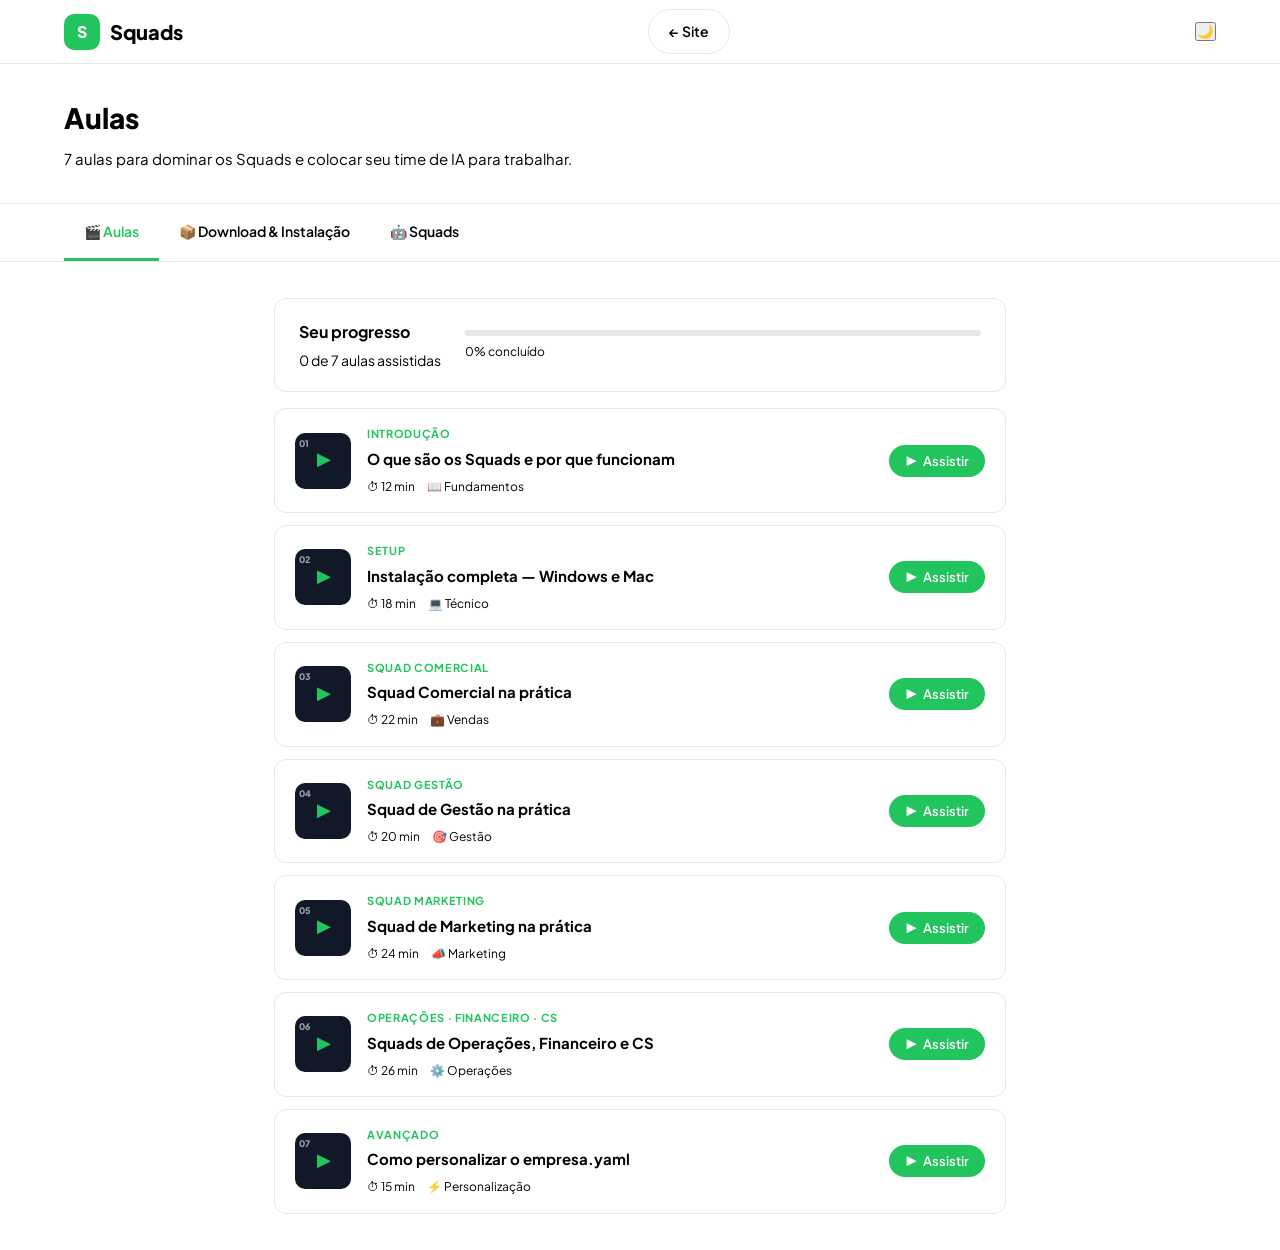
<file: outras versoes/v2/aulas.html>
<!DOCTYPE html>
<html lang="pt-BR">
<head>
<meta charset="UTF-8">
<meta name="viewport" content="width=device-width, initial-scale=1.0">
<title>Aulas — Squads</title>
<link href="https://fonts.googleapis.com/css2?family=Plus+Jakarta+Sans:wght@400;500;600;700;800&display=swap" rel="stylesheet">
<link rel="stylesheet" href="styles.css">
<style>
body { background: var(--bg); color: var(--text); }
nav { background: var(--nav-bg); }
.nav-logo { color: var(--text); }
.btn-outline { color: var(--text); border: 1.5px solid var(--border); }
.btn-outline:hover { border-color: var(--text); }
.page-header { background: var(--bg-card); }
.page-header h1 { color: var(--text); }
.page-header p { color: var(--text-muted); }
.tab-nav { background: var(--bg-card); }
.tab-nav a { color: var(--text-muted); }
.tab-nav a:hover { color: var(--text); }
.tab-nav a.active { color: var(--green); border-bottom-color: var(--green); }
.container { max-width: 860px; margin: 0 auto; padding: 36px 5%; display: flex; flex-direction: column; gap: 16px; }

/* PROGRESSO */
.progress-card { background: var(--bg-card); border: 1px solid var(--border); border-radius: var(--radius); padding: 20px 24px; display: flex; align-items: center; justify-content: space-between; gap: 24px; flex-wrap: wrap; }
.progress-info h3 { font-size: 16px; font-weight: 700; color: var(--text); margin-bottom: 4px; }
.progress-info p { font-size: 14px; color: var(--text-muted); }
.progress-track { flex: 1; min-width: 180px; }
.progress-bar { background: var(--border); border-radius: 50px; height: 6px; overflow: hidden; margin-bottom: 6px; }
.progress-fill { height: 100%; background: var(--green); border-radius: 50px; transition: width 0.4s; }
.progress-label { font-size: 12px; color: var(--text-muted); }

/* AULAS */
.aulas-list { display: flex; flex-direction: column; gap: 12px; }
.aula-card { background: var(--bg-card); border: 1px solid var(--border); border-radius: var(--radius); overflow: hidden; transition: all 0.2s; }
.aula-card:hover { border-color: var(--green); box-shadow: 0 4px 16px rgba(0,0,0,0.08); }
.aula-card.done { border-color: var(--green); }
.aula-card-body { display: flex; align-items: center; gap: 16px; padding: 16px 20px; }

.aula-thumb { width: 56px; height: 56px; background: #111827; border-radius: 10px; flex-shrink: 0; display: flex; align-items: center; justify-content: center; position: relative; overflow: hidden; }
.aula-num-badge { position: absolute; top: 4px; left: 4px; font-size: 9px; font-weight: 800; color: #9ca3af; }
.play-icon { font-size: 18px; color: var(--green); }

.aula-info { flex: 1; }
.aula-squad { font-size: 11px; font-weight: 700; color: var(--green); text-transform: uppercase; letter-spacing: .06em; margin-bottom: 4px; }
.aula-title { font-size: 15px; font-weight: 700; color: var(--text); margin-bottom: 6px; }
.aula-meta { display: flex; gap: 12px; font-size: 12px; color: var(--text-muted); }

.aula-actions { flex-shrink: 0; }
.btn-assistir { display: inline-flex; align-items: center; gap: 6px; background: var(--green); color: white; border: none; border-radius: 50px; padding: 8px 16px; font-size: 13px; font-weight: 600; cursor: pointer; transition: background 0.2s; font-family: inherit; }
.btn-assistir:hover { background: var(--green-dark); }

/* MODAL */
.modal-overlay { display: none; position: fixed; inset: 0; background: rgba(0,0,0,0.85); z-index: 999; align-items: center; justify-content: center; padding: 20px; }
.modal-overlay.open { display: flex; }
.modal { background: #111827; border-radius: var(--radius); width: 100%; max-width: 860px; overflow: hidden; position: relative; }
.modal-header { display: flex; align-items: center; justify-content: space-between; padding: 16px 20px; border-bottom: 1px solid #374151; }
.modal-title { font-size: 15px; font-weight: 700; color: white; }
.modal-close { background: transparent; border: none; color: #9ca3af; font-size: 20px; cursor: pointer; padding: 4px; transition: color 0.15s; }
.modal-close:hover { color: white; }
.modal-video { aspect-ratio: 16/9; width: 100%; background: #000; }
.modal-video iframe { width: 100%; height: 100%; border: none; }
.modal-footer { padding: 16px 20px; display: flex; align-items: center; justify-content: space-between; }
.modal-footer p { font-size: 13px; color: #9ca3af; }
.btn-next { display: inline-flex; align-items: center; gap: 6px; background: var(--green); color: white; border: none; border-radius: 50px; padding: 8px 16px; font-size: 13px; font-weight: 600; cursor: pointer; font-family: inherit; }

@media (max-width: 640px) {
  .aula-card-body { flex-wrap: wrap; }
  .aula-actions { width: 100%; }
  .btn-assistir { width: 100%; justify-content: center; }
}
</style>

<script>(function(){var t=localStorage.getItem('squads_theme')||'light';document.documentElement.setAttribute('data-theme',t);})();</script>
</head>


<body>

<nav>
  <a href="index.html" class="nav-logo">
    <div class="logo-icon">S</div>
    Squads
  </a>
  <a href="index.html" class="btn btn-outline">← Site</a>
  <button class="theme-toggle" onclick="toggleTheme()" id="theme-btn" title="Alternar tema">🌙</button>
</nav>

<div class="page-header">
  <h1>Aulas</h1>
  <p>7 aulas para dominar os Squads e colocar seu time de IA para trabalhar.</p>
</div>

<div class="tab-nav">
  <a href="aulas.html" class="active">🎬 Aulas</a>
  <a href="download-instalacao.html">📦 Download & Instalação</a>
  <a href="squads-referencia.html">🤖 Squads</a>
</div>

<div class="container">

  <div class="progress-card">
    <div class="progress-info">
      <h3>Seu progresso</h3>
      <p id="progress-text">0 de 7 aulas assistidas</p>
    </div>
    <div class="progress-track">
      <div class="progress-bar"><div class="progress-fill" id="progress-fill" style="width:0%"></div></div>
      <div class="progress-label" id="progress-pct">0% concluído</div>
    </div>
  </div>

  <div class="aulas-list">

    <div class="aula-card" id="aula-1">
      <div class="aula-card-body">
        <div class="aula-thumb">
          <div class="aula-num-badge">01</div>
          <div class="play-icon">▶</div>
        </div>
        <div class="aula-info">
          <div class="aula-squad">Introdução</div>
          <div class="aula-title">O que são os Squads e por que funcionam</div>
          <div class="aula-meta"><span>⏱ 12 min</span><span>📖 Fundamentos</span></div>
        </div>
        <div class="aula-actions">
          <button class="btn-assistir" onclick="openModal(1,'O que são os Squads','YOUTUBE_ID_1')">
            ▶ <span>Assistir</span>
          </button>
        </div>
      </div>
    </div>

    <div class="aula-card" id="aula-2">
      <div class="aula-card-body">
        <div class="aula-thumb">
          <div class="aula-num-badge">02</div>
          <div class="play-icon">▶</div>
        </div>
        <div class="aula-info">
          <div class="aula-squad">Setup</div>
          <div class="aula-title">Instalação completa — Windows e Mac</div>
          <div class="aula-meta"><span>⏱ 18 min</span><span>💻 Técnico</span></div>
        </div>
        <div class="aula-actions">
          <button class="btn-assistir" onclick="openModal(2,'Instalação completa','YOUTUBE_ID_2')">
            ▶ <span>Assistir</span>
          </button>
        </div>
      </div>
    </div>

    <div class="aula-card" id="aula-3">
      <div class="aula-card-body">
        <div class="aula-thumb">
          <div class="aula-num-badge">03</div>
          <div class="play-icon">▶</div>
        </div>
        <div class="aula-info">
          <div class="aula-squad">Squad Comercial</div>
          <div class="aula-title">Squad Comercial na prática</div>
          <div class="aula-meta"><span>⏱ 22 min</span><span>💼 Vendas</span></div>
        </div>
        <div class="aula-actions">
          <button class="btn-assistir" onclick="openModal(3,'Squad Comercial na prática','YOUTUBE_ID_3')">
            ▶ <span>Assistir</span>
          </button>
        </div>
      </div>
    </div>

    <div class="aula-card" id="aula-4">
      <div class="aula-card-body">
        <div class="aula-thumb">
          <div class="aula-num-badge">04</div>
          <div class="play-icon">▶</div>
        </div>
        <div class="aula-info">
          <div class="aula-squad">Squad Gestão</div>
          <div class="aula-title">Squad de Gestão na prática</div>
          <div class="aula-meta"><span>⏱ 20 min</span><span>🎯 Gestão</span></div>
        </div>
        <div class="aula-actions">
          <button class="btn-assistir" onclick="openModal(4,'Squad de Gestão na prática','YOUTUBE_ID_4')">
            ▶ <span>Assistir</span>
          </button>
        </div>
      </div>
    </div>

    <div class="aula-card" id="aula-5">
      <div class="aula-card-body">
        <div class="aula-thumb">
          <div class="aula-num-badge">05</div>
          <div class="play-icon">▶</div>
        </div>
        <div class="aula-info">
          <div class="aula-squad">Squad Marketing</div>
          <div class="aula-title">Squad de Marketing na prática</div>
          <div class="aula-meta"><span>⏱ 24 min</span><span>📣 Marketing</span></div>
        </div>
        <div class="aula-actions">
          <button class="btn-assistir" onclick="openModal(5,'Squad de Marketing na prática','YOUTUBE_ID_5')">
            ▶ <span>Assistir</span>
          </button>
        </div>
      </div>
    </div>

    <div class="aula-card" id="aula-6">
      <div class="aula-card-body">
        <div class="aula-thumb">
          <div class="aula-num-badge">06</div>
          <div class="play-icon">▶</div>
        </div>
        <div class="aula-info">
          <div class="aula-squad">Operações · Financeiro · CS</div>
          <div class="aula-title">Squads de Operações, Financeiro e CS</div>
          <div class="aula-meta"><span>⏱ 26 min</span><span>⚙️ Operações</span></div>
        </div>
        <div class="aula-actions">
          <button class="btn-assistir" onclick="openModal(6,'Squads de Operações, Financeiro e CS','YOUTUBE_ID_6')">
            ▶ <span>Assistir</span>
          </button>
        </div>
      </div>
    </div>

    <div class="aula-card" id="aula-7">
      <div class="aula-card-body">
        <div class="aula-thumb">
          <div class="aula-num-badge">07</div>
          <div class="play-icon">▶</div>
        </div>
        <div class="aula-info">
          <div class="aula-squad">Avançado</div>
          <div class="aula-title">Como personalizar o empresa.yaml</div>
          <div class="aula-meta"><span>⏱ 15 min</span><span>⚡ Personalização</span></div>
        </div>
        <div class="aula-actions">
          <button class="btn-assistir" onclick="openModal(7,'Como personalizar o empresa.yaml','YOUTUBE_ID_7')">
            ▶ <span>Assistir</span>
          </button>
        </div>
      </div>
    </div>

  </div>
</div>

<!-- MODAL -->
<div class="modal-overlay" id="modal" onclick="closeOnOverlay(event)">
  <div class="modal">
    <div class="modal-header">
      <span class="modal-title" id="modal-title">Aula</span>
      <button class="modal-close" onclick="closeModal()">✕</button>
    </div>
    <div class="modal-video">
      <iframe id="modal-iframe" src="" allowfullscreen allow="autoplay"></iframe>
    </div>
    <div class="modal-footer">
      <p id="modal-meta"></p>
      <button class="btn-next" id="btn-next" onclick="nextAula()">Próxima aula →</button>
    </div>
  </div>
</div>

<script>
const aulas = [
  { id: 1, titulo: 'O que são os Squads e por que funcionam', yt: 'YOUTUBE_ID_1', dur: '12 min' },
  { id: 2, titulo: 'Instalação completa — Windows e Mac', yt: 'YOUTUBE_ID_2', dur: '18 min' },
  { id: 3, titulo: 'Squad Comercial na prática', yt: 'YOUTUBE_ID_3', dur: '22 min' },
  { id: 4, titulo: 'Squad de Gestão na prática', yt: 'YOUTUBE_ID_4', dur: '20 min' },
  { id: 5, titulo: 'Squad de Marketing na prática', yt: 'YOUTUBE_ID_5', dur: '24 min' },
  { id: 6, titulo: 'Squads de Operações, Financeiro e CS', yt: 'YOUTUBE_ID_6', dur: '26 min' },
  { id: 7, titulo: 'Como personalizar o empresa.yaml', yt: 'YOUTUBE_ID_7', dur: '15 min' }
];

let watched = JSON.parse(localStorage.getItem('squads_watched') || '[]');
let currentAula = 1;

function updateProgress() {
  const pct = Math.round(watched.length / aulas.length * 100);
  document.getElementById('progress-fill').style.width = pct + '%';
  document.getElementById('progress-text').textContent = watched.length + ' de ' + aulas.length + ' aulas assistidas';
  document.getElementById('progress-pct').textContent = pct + '% concluído';
  watched.forEach(id => {
    const card = document.getElementById('aula-' + id);
    if (card) {
      card.classList.add('done');
      const btn = card.querySelector('.btn-assistir');
      if (btn) btn.style.background = 'var(--green-dark)';
    }
  });
}

function openModal(id, titulo, ytId) {
  currentAula = id;
  document.getElementById('modal-title').textContent = 'Aula ' + id + ' — ' + titulo;
  document.getElementById('modal-iframe').src = 'https://www.youtube.com/embed/' + ytId + '?autoplay=1';
  document.getElementById('modal-meta').textContent = aulas[id-1].dur + ' · Aula ' + id + ' de ' + aulas.length;
  document.getElementById('btn-next').style.display = id < aulas.length ? 'inline-flex' : 'none';
  document.getElementById('modal').classList.add('open');
  document.body.style.overflow = 'hidden';
  if (!watched.includes(id)) {
    watched.push(id);
    localStorage.setItem('squads_watched', JSON.stringify(watched));
    updateProgress();
  }
}

function closeModal() {
  document.getElementById('modal').classList.remove('open');
  document.getElementById('modal-iframe').src = '';
  document.body.style.overflow = '';
}

function closeOnOverlay(e) {
  if (e.target === document.getElementById('modal')) closeModal();
}

function nextAula() {
  if (currentAula < aulas.length) {
    const next = aulas[currentAula];
    openModal(next.id, next.titulo, next.yt);
  }
}

document.addEventListener('keydown', e => { if (e.key === 'Escape') closeModal(); });
updateProgress();
</script>

<script>
function toggleTheme() {
  var current = document.documentElement.getAttribute('data-theme');
  var next = current === 'dark' ? 'light' : 'dark';
  document.documentElement.setAttribute('data-theme', next);
  localStorage.setItem('squads_theme', next);
  document.getElementById('theme-btn').textContent = next === 'dark' ? '☀️' : '🌙';
}
(function(){
  var t = document.documentElement.getAttribute('data-theme');
  window.addEventListener('DOMContentLoaded', function(){
    var btn = document.getElementById('theme-btn');
    if(btn) btn.textContent = t === 'dark' ? '☀️' : '🌙';
  });
})();
</script>

</body>
</html>
</file>
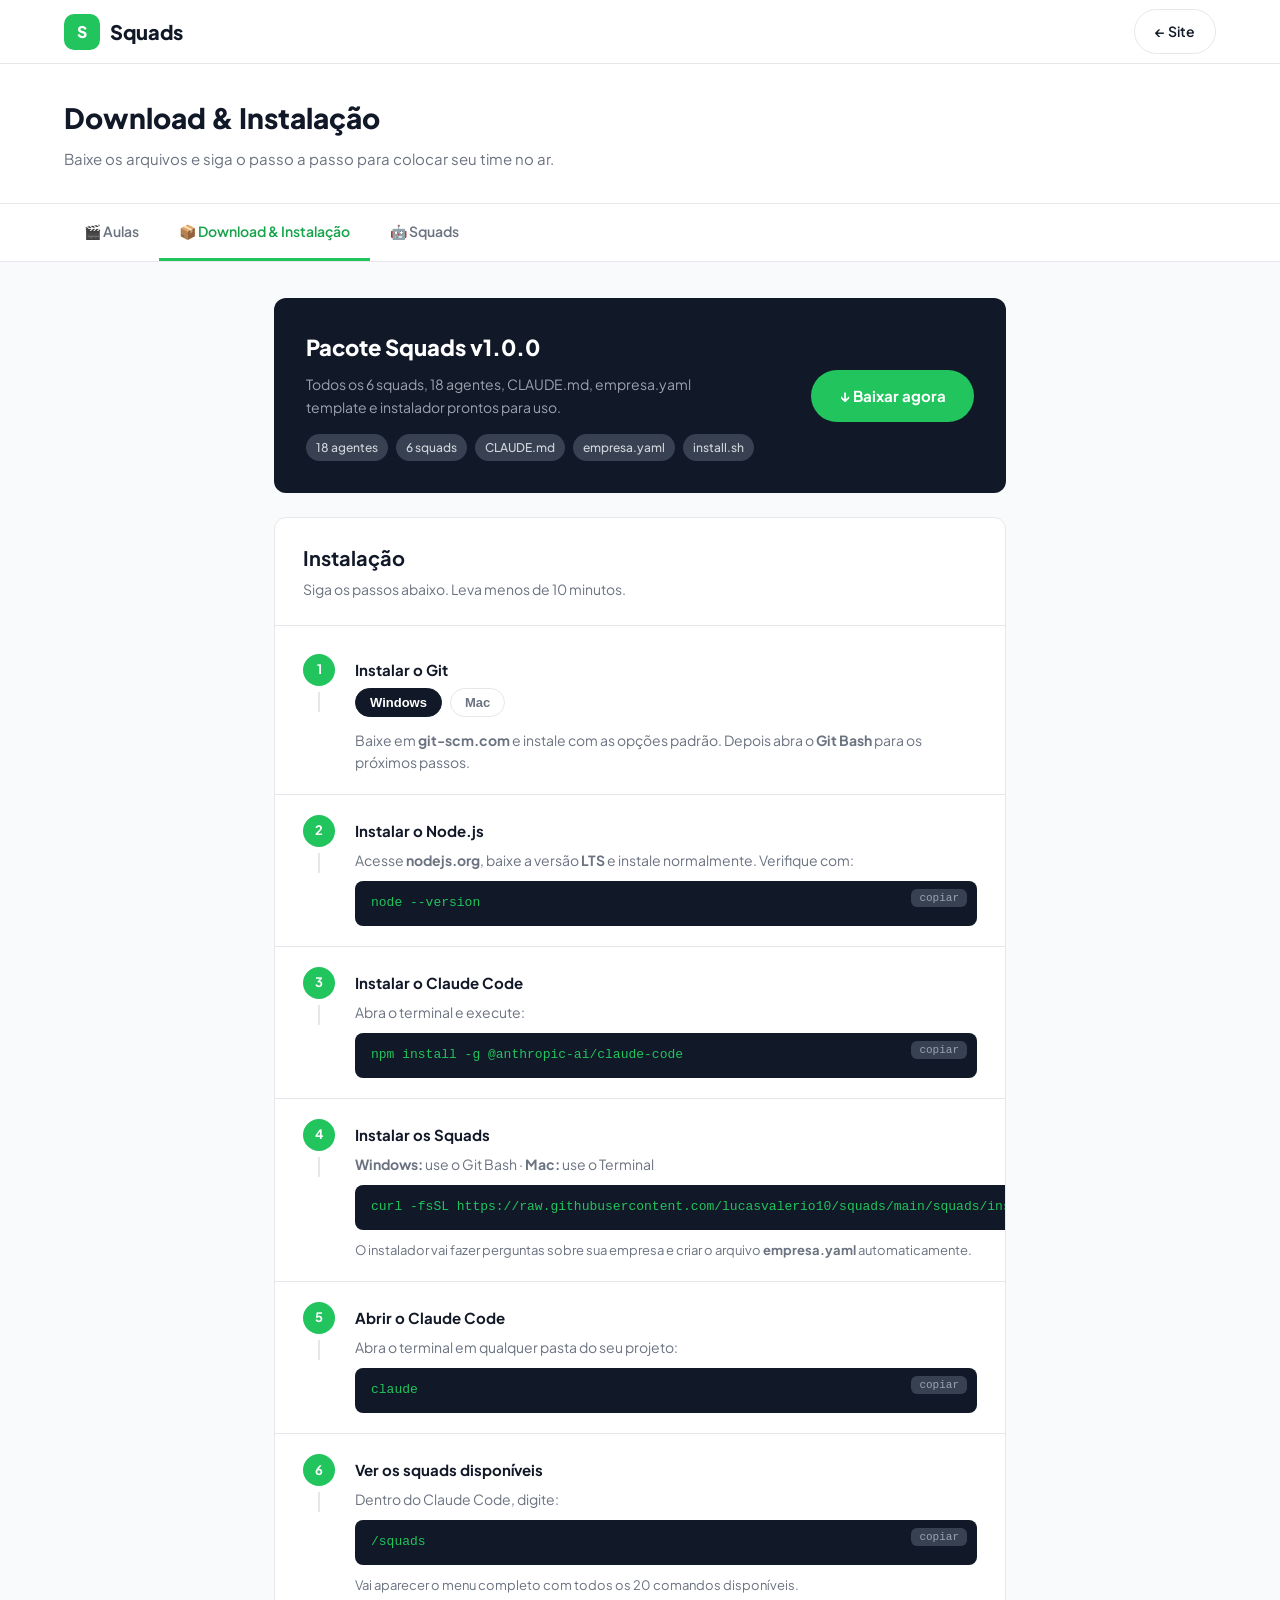
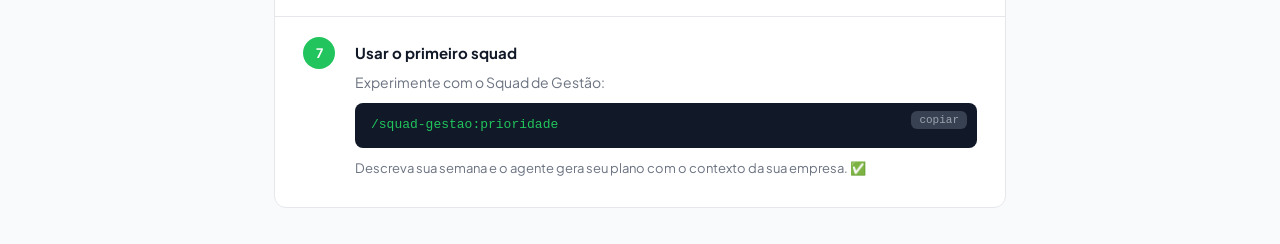
<file: outras versoes/v2/download-instalacao.html>
<!DOCTYPE html>
<html lang="pt-BR">
<head>
<meta charset="UTF-8">
<meta name="viewport" content="width=device-width, initial-scale=1.0">
<title>Download & Instalação — Squads</title>
<link href="https://fonts.googleapis.com/css2?family=Plus+Jakarta+Sans:wght@400;500;600;700;800&display=swap" rel="stylesheet">
<link rel="stylesheet" href="styles.css">
<style>
   
* { margin: 0; padding: 0; box-sizing: border-box; }
body { font-family: 'Plus Jakarta Sans', sans-serif; color: var(--dark); background: var(--gray-light); }
nav { position: sticky; top: 0; z-index: 100; background: rgba(255,255,255,0.95); backdrop-filter: blur(12px); border-bottom: 1px solid var(--border); padding: 0 5%; height: 64px; display: flex; align-items: center; justify-content: space-between; }
.nav-logo { display: flex; align-items: center; gap: 10px; font-weight: 800; font-size: 20px; color: var(--dark); text-decoration: none; }
.logo-icon { width: 36px; height: 36px; background: var(--green); border-radius: 10px; display: flex; align-items: center; justify-content: center; color: white; font-weight: 800; font-size: 16px; }
.btn { display: inline-flex; align-items: center; gap: 8px; padding: 10px 20px; border-radius: 50px; font-weight: 600; font-size: 14px; cursor: pointer; transition: all 0.2s; text-decoration: none; border: none; }
.btn-outline { background: transparent; color: var(--dark); border: 1.5px solid var(--border); }
.page-header { background: var(--white); border-bottom: 1px solid var(--border); padding: 32px 5%; }
.page-header h1 { font-size: 28px; font-weight: 800; margin-bottom: 6px; }
.page-header p { color: var(--gray); font-size: 15px; }
.tab-nav { background: var(--white); border-bottom: 1px solid var(--border); padding: 0 5%; display: flex; overflow-x: auto; -webkit-overflow-scrolling: touch; }
.tab-nav a { display: inline-flex; align-items: center; gap: 8px; padding: 16px 20px; font-size: 14px; font-weight: 600; color: var(--gray); text-decoration: none; border-bottom: 3px solid transparent; white-space: nowrap; transition: all 0.15s; }
.tab-nav a:hover { color: var(--dark); }
.tab-nav a.active { color: var(--green-dark); border-bottom-color: var(--green); }
.container { max-width: 860px; margin: 0 auto; padding: 36px 5%; display: flex; flex-direction: column; gap: 24px; }

/* DOWNLOAD */
.download-card { background: var(--dark); border-radius: var(--radius); padding: 32px; color: white; display: flex; align-items: center; justify-content: space-between; gap: 24px; flex-wrap: wrap; }
.download-card h2 { font-size: 22px; font-weight: 800; margin-bottom: 8px; }
.download-card p { color: #9ca3af; font-size: 14px; max-width: 420px; line-height: 1.6; }
.download-files { display: flex; gap: 8px; flex-wrap: wrap; margin-top: 16px; }
.file-badge { background: #374151; color: #d1d5db; font-size: 12px; font-weight: 500; padding: 4px 10px; border-radius: 50px; }
.btn-download { background: var(--green); color: white; padding: 14px 28px; border-radius: 50px; font-weight: 700; font-size: 15px; text-decoration: none; white-space: nowrap; flex-shrink: 0; transition: background 0.2s; }
.btn-download:hover { background: var(--green-dark); }

/* SECTION CARD */
.section-card { background: var(--white); border: 1px solid var(--border); border-radius: var(--radius); overflow: hidden; }
.section-card-header { padding: 24px 28px; border-bottom: 1px solid var(--border); }
.section-card-header h2 { font-size: 20px; font-weight: 700; margin-bottom: 4px; }
.section-card-header p { font-size: 14px; color: var(--gray); }

/* STEPS */
.steps { padding: 8px 0; }
.step { display: flex; gap: 0; padding: 20px 28px; border-bottom: 1px solid var(--border); align-items: flex-start; }
.step:last-child { border-bottom: none; }
.step-left { display: flex; flex-direction: column; align-items: center; margin-right: 20px; flex-shrink: 0; }
.step-num { width: 32px; height: 32px; border-radius: 50%; background: var(--green); color: white; font-size: 13px; font-weight: 700; display: flex; align-items: center; justify-content: center; }
.step-line { width: 2px; flex: 1; min-height: 20px; background: var(--border); margin-top: 6px; }
.step:last-child .step-line { display: none; }
.step-content { flex: 1; padding-top: 4px; }
.step-content h4 { font-size: 15px; font-weight: 700; color: var(--dark); margin-bottom: 6px; }
.step-content p { font-size: 14px; color: var(--gray); line-height: 1.6; }
.code-block { background: var(--dark); color: var(--green); font-family: 'Courier New', monospace; font-size: 13px; padding: 12px 16px; border-radius: 8px; margin-top: 10px; overflow-x: auto; white-space: nowrap; position: relative; }
.copy-btn { position: absolute; top: 8px; right: 10px; background: #374151; color: #9ca3af; border: none; border-radius: 6px; padding: 3px 8px; font-size: 11px; cursor: pointer; font-family: inherit; transition: all 0.15s; }
.copy-btn:hover { background: #4b5563; color: white; }

.os-tabs { display: flex; gap: 8px; margin-bottom: 12px; }
.os-tab { padding: 6px 14px; border-radius: 50px; font-size: 13px; font-weight: 600; cursor: pointer; border: 1.5px solid var(--border); background: transparent; color: var(--gray); transition: all 0.15s; }
.os-tab.active { background: var(--dark); color: white; border-color: var(--dark); }

@media (max-width: 640px) {
  .download-card { flex-direction: column; }
  .step { padding: 16px 20px; }
  .code-block { font-size: 11px; }
}
</style>
</head>
<body>

<nav>
  <a href="index.html" class="nav-logo"><div class="logo-icon">S</div>Squads</a>
  <a href="index.html" class="btn btn-outline">← Site</a>
</nav>

<div class="page-header">
  <h1>Download & Instalação</h1>
  <p>Baixe os arquivos e siga o passo a passo para colocar seu time no ar.</p>
</div>

<div class="tab-nav">
  <a href="aulas.html">🎬 Aulas</a>
  <a href="download-instalacao.html" class="active">📦 Download & Instalação</a>
  <a href="squads-referencia.html">🤖 Squads</a>
</div>

<div class="container">

  <!-- DOWNLOAD -->
  <div class="download-card">
    <div>
      <h2>Pacote Squads v1.0.0</h2>
      <p>Todos os 6 squads, 18 agentes, CLAUDE.md, empresa.yaml template e instalador prontos para uso.</p>
      <div class="download-files">
        <span class="file-badge">18 agentes</span>
        <span class="file-badge">6 squads</span>
        <span class="file-badge">CLAUDE.md</span>
        <span class="file-badge">empresa.yaml</span>
        <span class="file-badge">install.sh</span>
      </div>
    </div>
    <a href="https://github.com/lucasvalerio10/squads/archive/refs/heads/main.zip" class="btn-download">↓ Baixar agora</a>
  </div>

  <!-- INSTALAÇÃO -->
  <div class="section-card">
    <div class="section-card-header">
      <h2>Instalação</h2>
      <p>Siga os passos abaixo. Leva menos de 10 minutos.</p>
    </div>
    <div class="steps">

      <div class="step">
        <div class="step-left"><div class="step-num">1</div><div class="step-line"></div></div>
        <div class="step-content">
          <h4>Instalar o Git</h4>
          <div class="os-tabs">
            <button class="os-tab active" onclick="switchOS('windows',this)">Windows</button>
            <button class="os-tab" onclick="switchOS('mac',this)">Mac</button>
          </div>
          <div id="os-windows">
            <p>Baixe em <strong>git-scm.com</strong> e instale com as opções padrão. Depois abra o <strong>Git Bash</strong> para os próximos passos.</p>
          </div>
          <div id="os-mac" style="display:none">
            <p>Já vem instalado no Mac. Se precisar, execute no Terminal:</p>
            <div class="code-block">xcode-select --install<button class="copy-btn" onclick="copyCode(this)">copiar</button></div>
          </div>
        </div>
      </div>

      <div class="step">
        <div class="step-left"><div class="step-num">2</div><div class="step-line"></div></div>
        <div class="step-content">
          <h4>Instalar o Node.js</h4>
          <p>Acesse <strong>nodejs.org</strong>, baixe a versão <strong>LTS</strong> e instale normalmente. Verifique com:</p>
          <div class="code-block">node --version<button class="copy-btn" onclick="copyCode(this)">copiar</button></div>
        </div>
      </div>

      <div class="step">
        <div class="step-left"><div class="step-num">3</div><div class="step-line"></div></div>
        <div class="step-content">
          <h4>Instalar o Claude Code</h4>
          <p>Abra o terminal e execute:</p>
          <div class="code-block">npm install -g @anthropic-ai/claude-code<button class="copy-btn" onclick="copyCode(this)">copiar</button></div>
        </div>
      </div>

      <div class="step">
        <div class="step-left"><div class="step-num">4</div><div class="step-line"></div></div>
        <div class="step-content">
          <h4>Instalar os Squads</h4>
          <p><strong>Windows:</strong> use o Git Bash · <strong>Mac:</strong> use o Terminal</p>
          <div class="code-block">curl -fsSL https://raw.githubusercontent.com/lucasvalerio10/squads/main/squads/install.sh | bash<button class="copy-btn" onclick="copyCode(this)">copiar</button></div>
          <p style="margin-top:10px;font-size:13px;color:var(--gray);">O instalador vai fazer perguntas sobre sua empresa e criar o arquivo <strong>empresa.yaml</strong> automaticamente.</p>
        </div>
      </div>

      <div class="step">
        <div class="step-left"><div class="step-num">5</div><div class="step-line"></div></div>
        <div class="step-content">
          <h4>Abrir o Claude Code</h4>
          <p>Abra o terminal em qualquer pasta do seu projeto:</p>
          <div class="code-block">claude<button class="copy-btn" onclick="copyCode(this)">copiar</button></div>
        </div>
      </div>

      <div class="step">
        <div class="step-left"><div class="step-num">6</div><div class="step-line"></div></div>
        <div class="step-content">
          <h4>Ver os squads disponíveis</h4>
          <p>Dentro do Claude Code, digite:</p>
          <div class="code-block">/squads<button class="copy-btn" onclick="copyCode(this)">copiar</button></div>
          <p style="margin-top:10px;font-size:13px;color:var(--gray);">Vai aparecer o menu completo com todos os 20 comandos disponíveis.</p>
        </div>
      </div>

      <div class="step">
        <div class="step-left"><div class="step-num">7</div></div>
        <div class="step-content">
          <h4>Usar o primeiro squad</h4>
          <p>Experimente com o Squad de Gestão:</p>
          <div class="code-block">/squad-gestao:prioridade<button class="copy-btn" onclick="copyCode(this)">copiar</button></div>
          <p style="margin-top:10px;font-size:13px;color:var(--gray);">Descreva sua semana e o agente gera seu plano com o contexto da sua empresa. ✅</p>
        </div>
      </div>

    </div>
  </div>

</div>

<script>
function switchOS(os, el) {
  document.getElementById('os-windows').style.display = os === 'windows' ? 'block' : 'none';
  document.getElementById('os-mac').style.display = os === 'mac' ? 'block' : 'none';
  document.querySelectorAll('.os-tab').forEach(t => t.classList.remove('active'));
  el.classList.add('active');
}

function copyCode(btn) {
  const code = btn.parentElement.textContent.replace('copiar','').trim();
  navigator.clipboard.writeText(code).then(() => {
    btn.textContent = 'copiado!';
    btn.style.background = 'var(--green-dark)';
    btn.style.color = 'white';
    setTimeout(() => { btn.textContent = 'copiar'; btn.style.background = ''; btn.style.color = ''; }, 2000);
  });
}
</script>
</body>
</html>
</file>
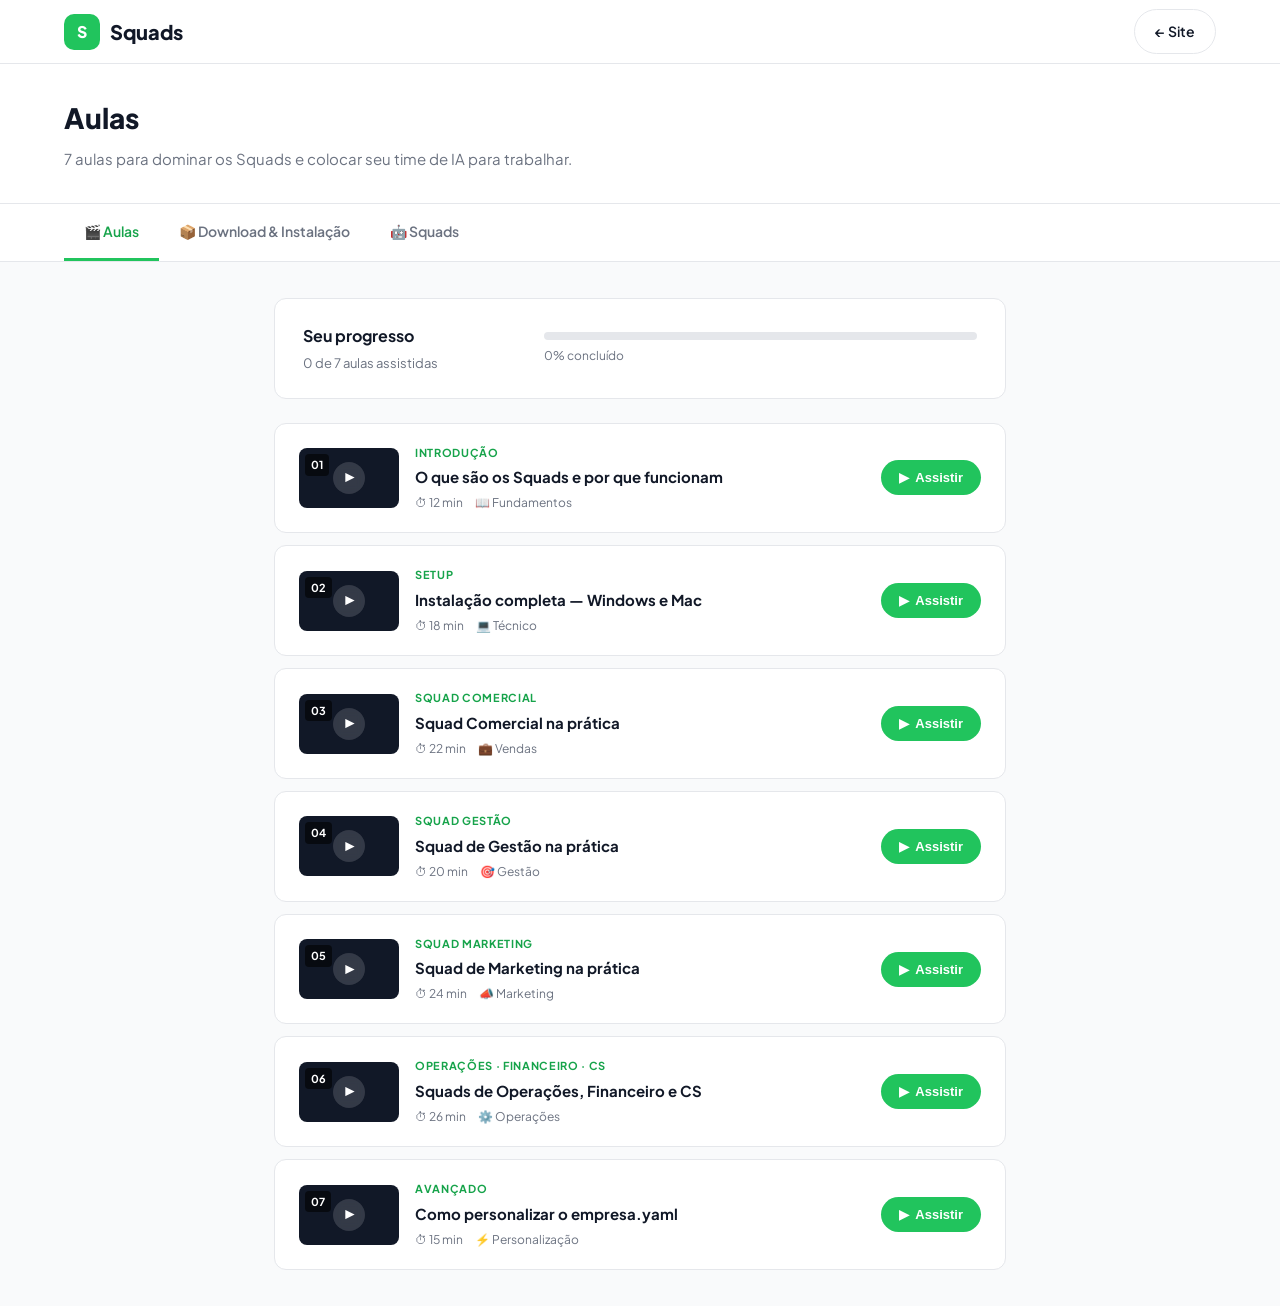
<file: site/v2/aulas.html>
<!DOCTYPE html>
<html lang="pt-BR">
<head>
<meta charset="UTF-8">
<meta name="viewport" content="width=device-width, initial-scale=1.0">
<title>Aulas — Squads</title>
<link href="https://fonts.googleapis.com/css2?family=Plus+Jakarta+Sans:wght@400;500;600;700;800&display=swap" rel="stylesheet">
<link rel="stylesheet" href="styles.css">
<style>
 
* { margin: 0; padding: 0; box-sizing: border-box; }
body { font-family: 'Plus Jakarta Sans', sans-serif; color: var(--dark); background: var(--gray-light); }

nav {
  position: sticky; top: 0; z-index: 100;
  background: rgba(255,255,255,0.95); backdrop-filter: blur(12px);
  border-bottom: 1px solid var(--border);
  padding: 0 5%; height: 64px;
  display: flex; align-items: center; justify-content: space-between;
}
.nav-logo { display: flex; align-items: center; gap: 10px; font-weight: 800; font-size: 20px; color: var(--dark); text-decoration: none; }
.logo-icon { width: 36px; height: 36px; background: var(--green); border-radius: 10px; display: flex; align-items: center; justify-content: center; color: white; font-weight: 800; font-size: 16px; }
.btn { display: inline-flex; align-items: center; gap: 8px; padding: 10px 20px; border-radius: 50px; font-weight: 600; font-size: 14px; cursor: pointer; transition: all 0.2s; text-decoration: none; border: none; }
.btn-outline { background: transparent; color: var(--dark); border: 1.5px solid var(--border); }
.btn-outline:hover { border-color: var(--dark); }

.page-header { background: var(--white); border-bottom: 1px solid var(--border); padding: 32px 5%; }
.page-header h1 { font-size: 28px; font-weight: 800; margin-bottom: 6px; }
.page-header p { color: var(--gray); font-size: 15px; }

/* TAB NAV */
.tab-nav {
  background: var(--white);
  border-bottom: 1px solid var(--border);
  padding: 0 5%;
  display: flex;
  gap: 0;
  overflow-x: auto;
  -webkit-overflow-scrolling: touch;
}
.tab-nav a {
  display: inline-flex; align-items: center; gap: 8px;
  padding: 16px 20px;
  font-size: 14px; font-weight: 600;
  color: var(--gray); text-decoration: none;
  border-bottom: 3px solid transparent;
  white-space: nowrap;
  transition: all 0.15s;
}
.tab-nav a:hover { color: var(--dark); }
.tab-nav a.active { color: var(--green-dark); border-bottom-color: var(--green); }

.container { max-width: 860px; margin: 0 auto; padding: 36px 5%; }

/* PROGRESS */
.progress-card {
  background: var(--white); border: 1px solid var(--border);
  border-radius: var(--radius); padding: 24px 28px; margin-bottom: 24px;
  display: flex; align-items: center; gap: 24px; flex-wrap: wrap;
}
.progress-info { flex: 1; min-width: 160px; }
.progress-info h3 { font-size: 16px; font-weight: 700; margin-bottom: 4px; }
.progress-info p { font-size: 13px; color: var(--gray); }
.progress-track { flex: 2; min-width: 200px; }
.progress-bar { height: 8px; background: var(--border); border-radius: 99px; overflow: hidden; margin-bottom: 6px; }
.progress-fill { height: 100%; background: var(--green); border-radius: 99px; transition: width 0.4s; }
.progress-label { font-size: 12px; color: var(--gray); }

/* AULA CARD */
.aulas-list { display: flex; flex-direction: column; gap: 12px; }

.aula-card {
  background: var(--white); border: 1.5px solid var(--border);
  border-radius: var(--radius); overflow: hidden;
  transition: all 0.2s;
}
.aula-card:hover { border-color: var(--green); box-shadow: 0 4px 16px rgba(33,196,93,0.1); }
.aula-card.done { border-color: var(--green); }

.aula-card-body {
  display: flex; align-items: center; gap: 16px;
  padding: 20px 24px;
}

.aula-thumb {
  width: 100px; height: 60px;
  border-radius: 8px;
  background: var(--dark);
  display: flex; align-items: center; justify-content: center;
  flex-shrink: 0;
  position: relative;
  overflow: hidden;
}

.aula-thumb-img {
  width: 100%; height: 100%;
  object-fit: cover;
  border-radius: 8px;
}

.play-icon {
  position: absolute;
  width: 32px; height: 32px;
  background: rgba(255,255,255,0.15);
  border-radius: 50%;
  display: flex; align-items: center; justify-content: center;
  color: white; font-size: 12px;
  backdrop-filter: blur(4px);
}

.aula-num-badge {
  position: absolute; top: 6px; left: 6px;
  background: rgba(0,0,0,0.6);
  color: white; font-size: 11px; font-weight: 700;
  padding: 2px 6px; border-radius: 4px;
}

.aula-info { flex: 1; min-width: 0; }
.aula-squad { font-size: 11px; font-weight: 700; color: var(--green-dark); text-transform: uppercase; letter-spacing: .06em; margin-bottom: 4px; }
.aula-title { font-size: 15px; font-weight: 700; color: var(--dark); margin-bottom: 4px; white-space: nowrap; overflow: hidden; text-overflow: ellipsis; }
.aula-meta { font-size: 12px; color: var(--gray); display: flex; gap: 12px; }

.aula-actions { display: flex; align-items: center; gap: 10px; flex-shrink: 0; }

.btn-assistir {
  display: inline-flex; align-items: center; gap: 6px;
  background: var(--green); color: white;
  padding: 10px 18px; border-radius: 50px;
  font-size: 13px; font-weight: 700;
  cursor: pointer; border: none; transition: background 0.2s;
  white-space: nowrap;
}
.btn-assistir:hover { background: var(--green-dark); }

.badge-done {
  display: inline-flex; align-items: center; gap: 4px;
  background: var(--green-light); color: var(--green-dark);
  padding: 6px 12px; border-radius: 50px;
  font-size: 12px; font-weight: 700;
}

/* MODAL */
.modal-overlay {
  position: fixed; inset: 0; z-index: 1000;
  background: rgba(0,0,0,0.85);
  display: flex; align-items: center; justify-content: center;
  padding: 20px;
  opacity: 0; pointer-events: none;
  transition: opacity 0.25s;
}
.modal-overlay.open { opacity: 1; pointer-events: all; }

.modal {
  background: var(--dark2);
  border-radius: 16px;
  width: 100%; max-width: 860px;
  overflow: hidden;
  transform: scale(0.95);
  transition: transform 0.25s;
}
.modal-overlay.open .modal { transform: scale(1); }

.modal-header {
  display: flex; align-items: center; justify-content: space-between;
  padding: 16px 20px;
  border-bottom: 1px solid #374151;
}
.modal-title { color: white; font-size: 15px; font-weight: 700; }
.modal-close {
  width: 32px; height: 32px; border-radius: 50%;
  background: #374151; color: #9ca3af;
  border: none; cursor: pointer; font-size: 16px;
  display: flex; align-items: center; justify-content: center;
  transition: background 0.15s;
}
.modal-close:hover { background: #4b5563; color: white; }

.modal-video {
  position: relative; padding-bottom: 56.25%;
  height: 0; overflow: hidden;
}
.modal-video iframe {
  position: absolute; top: 0; left: 0;
  width: 100%; height: 100%; border: none;
}

.modal-footer {
  padding: 16px 20px;
  display: flex; align-items: center; justify-content: space-between;
  flex-wrap: wrap; gap: 12px;
}
.modal-footer p { color: #9ca3af; font-size: 13px; }
.btn-next {
  display: inline-flex; align-items: center; gap: 6px;
  background: var(--green); color: white;
  padding: 10px 20px; border-radius: 50px;
  font-size: 13px; font-weight: 700;
  cursor: pointer; border: none; transition: background 0.2s;
}
.btn-next:hover { background: var(--green-dark); }

/* RESPONSIVE */
@media (max-width: 640px) {
  .aula-thumb { width: 72px; height: 44px; }
  .aula-title { font-size: 14px; }
  .btn-assistir span { display: none; }
  .progress-card { flex-direction: column; align-items: flex-start; }
  .aula-card-body { padding: 14px 16px; gap: 12px; }
}
</style>
</head>
<body>

<nav>
  <a href="index.html" class="nav-logo">
    <div class="logo-icon">S</div>
    Squads
  </a>
  <a href="index.html" class="btn btn-outline">← Site</a>
</nav>

<div class="page-header">
  <h1>Aulas</h1>
  <p>7 aulas para dominar os Squads e colocar seu time de IA para trabalhar.</p>
</div>

<div class="tab-nav">
  <a href="aulas.html" class="active">🎬 Aulas</a>
  <a href="download-instalacao.html">📦 Download & Instalação</a>
  <a href="squads-referencia.html">🤖 Squads</a>
</div>

<div class="container">

  <div class="progress-card">
    <div class="progress-info">
      <h3>Seu progresso</h3>
      <p id="progress-text">0 de 7 aulas assistidas</p>
    </div>
    <div class="progress-track">
      <div class="progress-bar"><div class="progress-fill" id="progress-fill" style="width:0%"></div></div>
      <div class="progress-label" id="progress-pct">0% concluído</div>
    </div>
  </div>

  <div class="aulas-list">

    <div class="aula-card" id="aula-1">
      <div class="aula-card-body">
        <div class="aula-thumb">
          <div class="aula-num-badge">01</div>
          <div class="play-icon">▶</div>
        </div>
        <div class="aula-info">
          <div class="aula-squad">Introdução</div>
          <div class="aula-title">O que são os Squads e por que funcionam</div>
          <div class="aula-meta"><span>⏱ 12 min</span><span>📖 Fundamentos</span></div>
        </div>
        <div class="aula-actions">
          <button class="btn-assistir" onclick="openModal(1,'O que são os Squads','YOUTUBE_ID_1')">
            ▶ <span>Assistir</span>
          </button>
        </div>
      </div>
    </div>

    <div class="aula-card" id="aula-2">
      <div class="aula-card-body">
        <div class="aula-thumb">
          <div class="aula-num-badge">02</div>
          <div class="play-icon">▶</div>
        </div>
        <div class="aula-info">
          <div class="aula-squad">Setup</div>
          <div class="aula-title">Instalação completa — Windows e Mac</div>
          <div class="aula-meta"><span>⏱ 18 min</span><span>💻 Técnico</span></div>
        </div>
        <div class="aula-actions">
          <button class="btn-assistir" onclick="openModal(2,'Instalação completa','YOUTUBE_ID_2')">
            ▶ <span>Assistir</span>
          </button>
        </div>
      </div>
    </div>

    <div class="aula-card" id="aula-3">
      <div class="aula-card-body">
        <div class="aula-thumb">
          <div class="aula-num-badge">03</div>
          <div class="play-icon">▶</div>
        </div>
        <div class="aula-info">
          <div class="aula-squad">Squad Comercial</div>
          <div class="aula-title">Squad Comercial na prática</div>
          <div class="aula-meta"><span>⏱ 22 min</span><span>💼 Vendas</span></div>
        </div>
        <div class="aula-actions">
          <button class="btn-assistir" onclick="openModal(3,'Squad Comercial na prática','YOUTUBE_ID_3')">
            ▶ <span>Assistir</span>
          </button>
        </div>
      </div>
    </div>

    <div class="aula-card" id="aula-4">
      <div class="aula-card-body">
        <div class="aula-thumb">
          <div class="aula-num-badge">04</div>
          <div class="play-icon">▶</div>
        </div>
        <div class="aula-info">
          <div class="aula-squad">Squad Gestão</div>
          <div class="aula-title">Squad de Gestão na prática</div>
          <div class="aula-meta"><span>⏱ 20 min</span><span>🎯 Gestão</span></div>
        </div>
        <div class="aula-actions">
          <button class="btn-assistir" onclick="openModal(4,'Squad de Gestão na prática','YOUTUBE_ID_4')">
            ▶ <span>Assistir</span>
          </button>
        </div>
      </div>
    </div>

    <div class="aula-card" id="aula-5">
      <div class="aula-card-body">
        <div class="aula-thumb">
          <div class="aula-num-badge">05</div>
          <div class="play-icon">▶</div>
        </div>
        <div class="aula-info">
          <div class="aula-squad">Squad Marketing</div>
          <div class="aula-title">Squad de Marketing na prática</div>
          <div class="aula-meta"><span>⏱ 24 min</span><span>📣 Marketing</span></div>
        </div>
        <div class="aula-actions">
          <button class="btn-assistir" onclick="openModal(5,'Squad de Marketing na prática','YOUTUBE_ID_5')">
            ▶ <span>Assistir</span>
          </button>
        </div>
      </div>
    </div>

    <div class="aula-card" id="aula-6">
      <div class="aula-card-body">
        <div class="aula-thumb">
          <div class="aula-num-badge">06</div>
          <div class="play-icon">▶</div>
        </div>
        <div class="aula-info">
          <div class="aula-squad">Operações · Financeiro · CS</div>
          <div class="aula-title">Squads de Operações, Financeiro e CS</div>
          <div class="aula-meta"><span>⏱ 26 min</span><span>⚙️ Operações</span></div>
        </div>
        <div class="aula-actions">
          <button class="btn-assistir" onclick="openModal(6,'Squads de Operações, Financeiro e CS','YOUTUBE_ID_6')">
            ▶ <span>Assistir</span>
          </button>
        </div>
      </div>
    </div>

    <div class="aula-card" id="aula-7">
      <div class="aula-card-body">
        <div class="aula-thumb">
          <div class="aula-num-badge">07</div>
          <div class="play-icon">▶</div>
        </div>
        <div class="aula-info">
          <div class="aula-squad">Avançado</div>
          <div class="aula-title">Como personalizar o empresa.yaml</div>
          <div class="aula-meta"><span>⏱ 15 min</span><span>⚡ Personalização</span></div>
        </div>
        <div class="aula-actions">
          <button class="btn-assistir" onclick="openModal(7,'Como personalizar o empresa.yaml','YOUTUBE_ID_7')">
            ▶ <span>Assistir</span>
          </button>
        </div>
      </div>
    </div>

  </div>
</div>

<!-- MODAL -->
<div class="modal-overlay" id="modal" onclick="closeOnOverlay(event)">
  <div class="modal">
    <div class="modal-header">
      <span class="modal-title" id="modal-title">Aula</span>
      <button class="modal-close" onclick="closeModal()">✕</button>
    </div>
    <div class="modal-video">
      <iframe id="modal-iframe" src="" allowfullscreen allow="autoplay"></iframe>
    </div>
    <div class="modal-footer">
      <p id="modal-meta"></p>
      <button class="btn-next" id="btn-next" onclick="nextAula()">Próxima aula →</button>
    </div>
  </div>
</div>

<script>
const aulas = [
  { id: 1, titulo: 'O que são os Squads e por que funcionam', yt: 'YOUTUBE_ID_1', dur: '12 min' },
  { id: 2, titulo: 'Instalação completa — Windows e Mac', yt: 'YOUTUBE_ID_2', dur: '18 min' },
  { id: 3, titulo: 'Squad Comercial na prática', yt: 'YOUTUBE_ID_3', dur: '22 min' },
  { id: 4, titulo: 'Squad de Gestão na prática', yt: 'YOUTUBE_ID_4', dur: '20 min' },
  { id: 5, titulo: 'Squad de Marketing na prática', yt: 'YOUTUBE_ID_5', dur: '24 min' },
  { id: 6, titulo: 'Squads de Operações, Financeiro e CS', yt: 'YOUTUBE_ID_6', dur: '26 min' },
  { id: 7, titulo: 'Como personalizar o empresa.yaml', yt: 'YOUTUBE_ID_7', dur: '15 min' }
];

let watched = JSON.parse(localStorage.getItem('squads_watched') || '[]');
let currentAula = 1;

function updateProgress() {
  const pct = Math.round(watched.length / aulas.length * 100);
  document.getElementById('progress-fill').style.width = pct + '%';
  document.getElementById('progress-text').textContent = watched.length + ' de ' + aulas.length + ' aulas assistidas';
  document.getElementById('progress-pct').textContent = pct + '% concluído';
  watched.forEach(id => {
    const card = document.getElementById('aula-' + id);
    if (card) {
      card.classList.add('done');
      const btn = card.querySelector('.btn-assistir');
      if (btn) btn.style.background = 'var(--green-dark)';
    }
  });
}

function openModal(id, titulo, ytId) {
  currentAula = id;
  document.getElementById('modal-title').textContent = 'Aula ' + id + ' — ' + titulo;
  document.getElementById('modal-iframe').src = 'https://www.youtube.com/embed/' + ytId + '?autoplay=1';
  document.getElementById('modal-meta').textContent = aulas[id-1].dur + ' · Aula ' + id + ' de ' + aulas.length;
  document.getElementById('btn-next').style.display = id < aulas.length ? 'inline-flex' : 'none';
  document.getElementById('modal').classList.add('open');
  document.body.style.overflow = 'hidden';
  if (!watched.includes(id)) {
    watched.push(id);
    localStorage.setItem('squads_watched', JSON.stringify(watched));
    updateProgress();
  }
}

function closeModal() {
  document.getElementById('modal').classList.remove('open');
  document.getElementById('modal-iframe').src = '';
  document.body.style.overflow = '';
}

function closeOnOverlay(e) {
  if (e.target === document.getElementById('modal')) closeModal();
}

function nextAula() {
  if (currentAula < aulas.length) {
    const next = aulas[currentAula];
    openModal(next.id, next.titulo, next.yt);
  }
}

document.addEventListener('keydown', e => { if (e.key === 'Escape') closeModal(); });
updateProgress();
</script>
</body>
</html>
</file>
<file: outras versoes/v2/styles.css>
/* ============================================
   SQUADS — Shared Stylesheet
   Centralizes all shared CSS across pages
   ============================================ */

/* VARIABLES */
:root {
  --green: #21C45D;
  --green-dark: #16a34a;
  --green-light: #dcfce7;
  --dark: #111827;
  --dark2: #1f2937;
  --gray: #6b7280;
  --gray-light: #f9fafb;
  --border: #e5e7eb;
  --white: #ffffff;
  --radius: 12px;
  --radius-sm: 8px;
}

/* RESET */
* { margin: 0; padding: 0; box-sizing: border-box; }

body {
  font-family: 'Plus Jakarta Sans', sans-serif;
  color: var(--dark);
  background: var(--white);
  line-height: 1.6;
}

/* ============================================
   NAV
   ============================================ */
nav {
  position: sticky;
  top: 0;
  z-index: 100;
  background: rgba(255,255,255,0.95);
  backdrop-filter: blur(12px);
  border-bottom: 1px solid var(--border);
  padding: 0 5%;
  height: 64px;
  display: flex;
  align-items: center;
  justify-content: space-between;
}

.nav-logo {
  display: flex;
  align-items: center;
  gap: 10px;
  font-weight: 800;
  font-size: 20px;
  color: var(--dark);
  text-decoration: none;
}

.logo-icon {
  width: 36px;
  height: 36px;
  background: var(--green);
  border-radius: 10px;
  display: flex;
  align-items: center;
  justify-content: center;
  color: white;
  font-weight: 800;
  font-size: 16px;
}

.nav-links {
  display: flex;
  align-items: center;
  gap: 32px;
  list-style: none;
}

.nav-links a {
  text-decoration: none;
  color: var(--gray);
  font-size: 15px;
  font-weight: 500;
  transition: color 0.2s;
}

.nav-links a:hover { color: var(--dark); }

/* ============================================
   BUTTONS
   ============================================ */
.btn {
  display: inline-flex;
  align-items: center;
  gap: 8px;
  padding: 10px 20px;
  border-radius: 50px;
  font-weight: 600;
  font-size: 14px;
  cursor: pointer;
  transition: all 0.2s;
  text-decoration: none;
  border: none;
}

.btn-primary {
  background: var(--green);
  color: white;
}

.btn-primary:hover {
  background: var(--green-dark);
  transform: translateY(-1px);
}

.btn-outline {
  background: transparent;
  color: var(--dark);
  border: 1.5px solid var(--border);
}

.btn-outline:hover { border-color: var(--dark); }

/* ============================================
   PAGE HEADER (área do cliente)
   ============================================ */
.page-header {
  background: var(--white);
  border-bottom: 1px solid var(--border);
  padding: 32px 5%;
}

.page-header h1 {
  font-size: 28px;
  font-weight: 800;
  margin-bottom: 6px;
}

.page-header p {
  color: var(--gray);
  font-size: 15px;
}

/* ============================================
   TAB NAV (área do cliente)
   ============================================ */
.tab-nav {
  background: var(--white);
  border-bottom: 1px solid var(--border);
  padding: 0 5%;
  display: flex;
  overflow-x: auto;
  -webkit-overflow-scrolling: touch;
}

.tab-nav a {
  display: inline-flex;
  align-items: center;
  gap: 8px;
  padding: 16px 20px;
  font-size: 14px;
  font-weight: 600;
  color: var(--gray);
  text-decoration: none;
  border-bottom: 3px solid transparent;
  white-space: nowrap;
  transition: all 0.15s;
}

.tab-nav a:hover { color: var(--dark); }
.tab-nav a.active { color: var(--green-dark); border-bottom-color: var(--green); }

/* ============================================
   CONTAINER
   ============================================ */
.container {
  max-width: 860px;
  margin: 0 auto;
  padding: 36px 5%;
}

/* ============================================
   SECTION
   ============================================ */
section { padding: 72px 5%; }

.section-header {
  text-align: center;
  margin-bottom: 48px;
}

.section-label {
  display: inline-block;
  font-size: 12px;
  font-weight: 700;
  letter-spacing: .08em;
  text-transform: uppercase;
  color: var(--green);
  margin-bottom: 12px;
}

.section-header h2 {
  font-size: clamp(28px, 3vw, 40px);
  font-weight: 800;
  color: var(--dark);
  margin-bottom: 12px;
}

.section-header p {
  font-size: 16px;
  color: var(--gray);
  max-width: 500px;
  margin: 0 auto;
}

/* ============================================
   CODE BLOCK (compartilhado)
   ============================================ */
.code-block {
  background: var(--dark);
  color: var(--green);
  font-family: 'Courier New', monospace;
  font-size: 13px;
  padding: 12px 16px;
  border-radius: 8px;
  margin-top: 10px;
  overflow-x: auto;
  white-space: nowrap;
  position: relative;
}

.copy-btn {
  position: absolute;
  top: 8px;
  right: 10px;
  background: #374151;
  color: #9ca3af;
  border: none;
  border-radius: 6px;
  padding: 3px 8px;
  font-size: 11px;
  cursor: pointer;
  font-family: inherit;
  transition: all 0.15s;
}

.copy-btn:hover { background: #4b5563; color: white; }

/* ============================================
   FOOTER
   ============================================ */
footer {
  background: var(--dark2);
  color: #9ca3af;
  padding: 48px 5% 28px;
}

.footer-grid {
  display: grid;
  grid-template-columns: 1.5fr repeat(3, 1fr);
  gap: 40px;
  margin-bottom: 40px;
}

.footer-brand .nav-logo {
  color: white;
  margin-bottom: 12px;
  display: inline-flex;
}

.footer-brand p {
  font-size: 14px;
  line-height: 1.7;
  max-width: 240px;
}

.footer-col h4 {
  color: white;
  font-size: 14px;
  font-weight: 700;
  margin-bottom: 16px;
}

.footer-col ul {
  list-style: none;
  display: flex;
  flex-direction: column;
  gap: 10px;
}

.footer-col ul a {
  color: #9ca3af;
  text-decoration: none;
  font-size: 14px;
  transition: color 0.2s;
}

.footer-col ul a:hover { color: white; }

.footer-bottom {
  border-top: 1px solid #374151;
  padding-top: 24px;
  display: flex;
  justify-content: space-between;
  align-items: center;
  font-size: 13px;
}

.social-links { display: flex; gap: 16px; }

.social-links a {
  color: #9ca3af;
  text-decoration: none;
  font-size: 13px;
  transition: color 0.2s;
}

.social-links a:hover { color: white; }

/* ============================================
   RESPONSIVE
   ============================================ */
@media (max-width: 768px) {
  .nav-links { display: none; }
  .footer-grid { grid-template-columns: 1fr 1fr; }
}

@media (max-width: 640px) {
  .container { padding: 24px 5%; }
  .code-block { font-size: 11px; }
}

@media (max-width: 480px) {
  .footer-grid { grid-template-columns: 1fr; }
  .footer-bottom { flex-direction: column; gap: 12px; }

}

/* Dark mode override — squads-referencia.html */
.dark-theme {
  --dark: #0d1117;
  --dark2: #161b22;
  --dark3: #21262d;
  --gray: #8b949e;
  --border: #30363d;
}
</file>
<file: site/v2/styles.css>
/* ============================================
   SQUADS — Shared Stylesheet
   Centralizes all shared CSS across pages
   ============================================ */

/* VARIABLES */
:root {
  --green: #21C45D;
  --green-dark: #16a34a;
  --green-light: #dcfce7;
  --dark: #111827;
  --dark2: #1f2937;
  --gray: #6b7280;
  --gray-light: #f9fafb;
  --border: #e5e7eb;
  --white: #ffffff;
  --radius: 12px;
  --radius-sm: 8px;
}

/* RESET */
* { margin: 0; padding: 0; box-sizing: border-box; }

body {
  font-family: 'Plus Jakarta Sans', sans-serif;
  color: var(--dark);
  background: var(--white);
  line-height: 1.6;
}

/* ============================================
   NAV
   ============================================ */
nav {
  position: sticky;
  top: 0;
  z-index: 100;
  background: rgba(255,255,255,0.95);
  backdrop-filter: blur(12px);
  border-bottom: 1px solid var(--border);
  padding: 0 5%;
  height: 64px;
  display: flex;
  align-items: center;
  justify-content: space-between;
}

.nav-logo {
  display: flex;
  align-items: center;
  gap: 10px;
  font-weight: 800;
  font-size: 20px;
  color: var(--dark);
  text-decoration: none;
}

.logo-icon {
  width: 36px;
  height: 36px;
  background: var(--green);
  border-radius: 10px;
  display: flex;
  align-items: center;
  justify-content: center;
  color: white;
  font-weight: 800;
  font-size: 16px;
}

.nav-links {
  display: flex;
  align-items: center;
  gap: 32px;
  list-style: none;
}

.nav-links a {
  text-decoration: none;
  color: var(--gray);
  font-size: 15px;
  font-weight: 500;
  transition: color 0.2s;
}

.nav-links a:hover { color: var(--dark); }

/* ============================================
   BUTTONS
   ============================================ */
.btn {
  display: inline-flex;
  align-items: center;
  gap: 8px;
  padding: 10px 20px;
  border-radius: 50px;
  font-weight: 600;
  font-size: 14px;
  cursor: pointer;
  transition: all 0.2s;
  text-decoration: none;
  border: none;
}

.btn-primary {
  background: var(--green);
  color: white;
}

.btn-primary:hover {
  background: var(--green-dark);
  transform: translateY(-1px);
}

.btn-outline {
  background: transparent;
  color: var(--dark);
  border: 1.5px solid var(--border);
}

.btn-outline:hover { border-color: var(--dark); }

/* ============================================
   PAGE HEADER (área do cliente)
   ============================================ */
.page-header {
  background: var(--white);
  border-bottom: 1px solid var(--border);
  padding: 32px 5%;
}

.page-header h1 {
  font-size: 28px;
  font-weight: 800;
  margin-bottom: 6px;
}

.page-header p {
  color: var(--gray);
  font-size: 15px;
}

/* ============================================
   TAB NAV (área do cliente)
   ============================================ */
.tab-nav {
  background: var(--white);
  border-bottom: 1px solid var(--border);
  padding: 0 5%;
  display: flex;
  overflow-x: auto;
  -webkit-overflow-scrolling: touch;
}

.tab-nav a {
  display: inline-flex;
  align-items: center;
  gap: 8px;
  padding: 16px 20px;
  font-size: 14px;
  font-weight: 600;
  color: var(--gray);
  text-decoration: none;
  border-bottom: 3px solid transparent;
  white-space: nowrap;
  transition: all 0.15s;
}

.tab-nav a:hover { color: var(--dark); }
.tab-nav a.active { color: var(--green-dark); border-bottom-color: var(--green); }

/* ============================================
   CONTAINER
   ============================================ */
.container {
  max-width: 860px;
  margin: 0 auto;
  padding: 36px 5%;
}

/* ============================================
   SECTION
   ============================================ */
section { padding: 72px 5%; }

.section-header {
  text-align: center;
  margin-bottom: 48px;
}

.section-label {
  display: inline-block;
  font-size: 12px;
  font-weight: 700;
  letter-spacing: .08em;
  text-transform: uppercase;
  color: var(--green);
  margin-bottom: 12px;
}

.section-header h2 {
  font-size: clamp(28px, 3vw, 40px);
  font-weight: 800;
  color: var(--dark);
  margin-bottom: 12px;
}

.section-header p {
  font-size: 16px;
  color: var(--gray);
  max-width: 500px;
  margin: 0 auto;
}

/* ============================================
   CODE BLOCK (compartilhado)
   ============================================ */
.code-block {
  background: var(--dark);
  color: var(--green);
  font-family: 'Courier New', monospace;
  font-size: 13px;
  padding: 12px 16px;
  border-radius: 8px;
  margin-top: 10px;
  overflow-x: auto;
  white-space: nowrap;
  position: relative;
}

.copy-btn {
  position: absolute;
  top: 8px;
  right: 10px;
  background: #374151;
  color: #9ca3af;
  border: none;
  border-radius: 6px;
  padding: 3px 8px;
  font-size: 11px;
  cursor: pointer;
  font-family: inherit;
  transition: all 0.15s;
}

.copy-btn:hover { background: #4b5563; color: white; }

/* ============================================
   FOOTER
   ============================================ */
footer {
  background: var(--dark2);
  color: #9ca3af;
  padding: 48px 5% 28px;
}

.footer-grid {
  display: grid;
  grid-template-columns: 1.5fr repeat(3, 1fr);
  gap: 40px;
  margin-bottom: 40px;
}

.footer-brand .nav-logo {
  color: white;
  margin-bottom: 12px;
  display: inline-flex;
}

.footer-brand p {
  font-size: 14px;
  line-height: 1.7;
  max-width: 240px;
}

.footer-col h4 {
  color: white;
  font-size: 14px;
  font-weight: 700;
  margin-bottom: 16px;
}

.footer-col ul {
  list-style: none;
  display: flex;
  flex-direction: column;
  gap: 10px;
}

.footer-col ul a {
  color: #9ca3af;
  text-decoration: none;
  font-size: 14px;
  transition: color 0.2s;
}

.footer-col ul a:hover { color: white; }

.footer-bottom {
  border-top: 1px solid #374151;
  padding-top: 24px;
  display: flex;
  justify-content: space-between;
  align-items: center;
  font-size: 13px;
}

.social-links { display: flex; gap: 16px; }

.social-links a {
  color: #9ca3af;
  text-decoration: none;
  font-size: 13px;
  transition: color 0.2s;
}

.social-links a:hover { color: white; }

/* ============================================
   RESPONSIVE
   ============================================ */
@media (max-width: 768px) {
  .nav-links { display: none; }
  .footer-grid { grid-template-columns: 1fr 1fr; }
}

@media (max-width: 640px) {
  .container { padding: 24px 5%; }
  .code-block { font-size: 11px; }
}

@media (max-width: 480px) {
  .footer-grid { grid-template-columns: 1fr; }
  .footer-bottom { flex-direction: column; gap: 12px; }

}

/* Dark mode override — squads-referencia.html */
.dark-theme {
  --dark: #0d1117;
  --dark2: #161b22;
  --dark3: #21262d;
  --gray: #8b949e;
  --border: #30363d;
}
</file>
